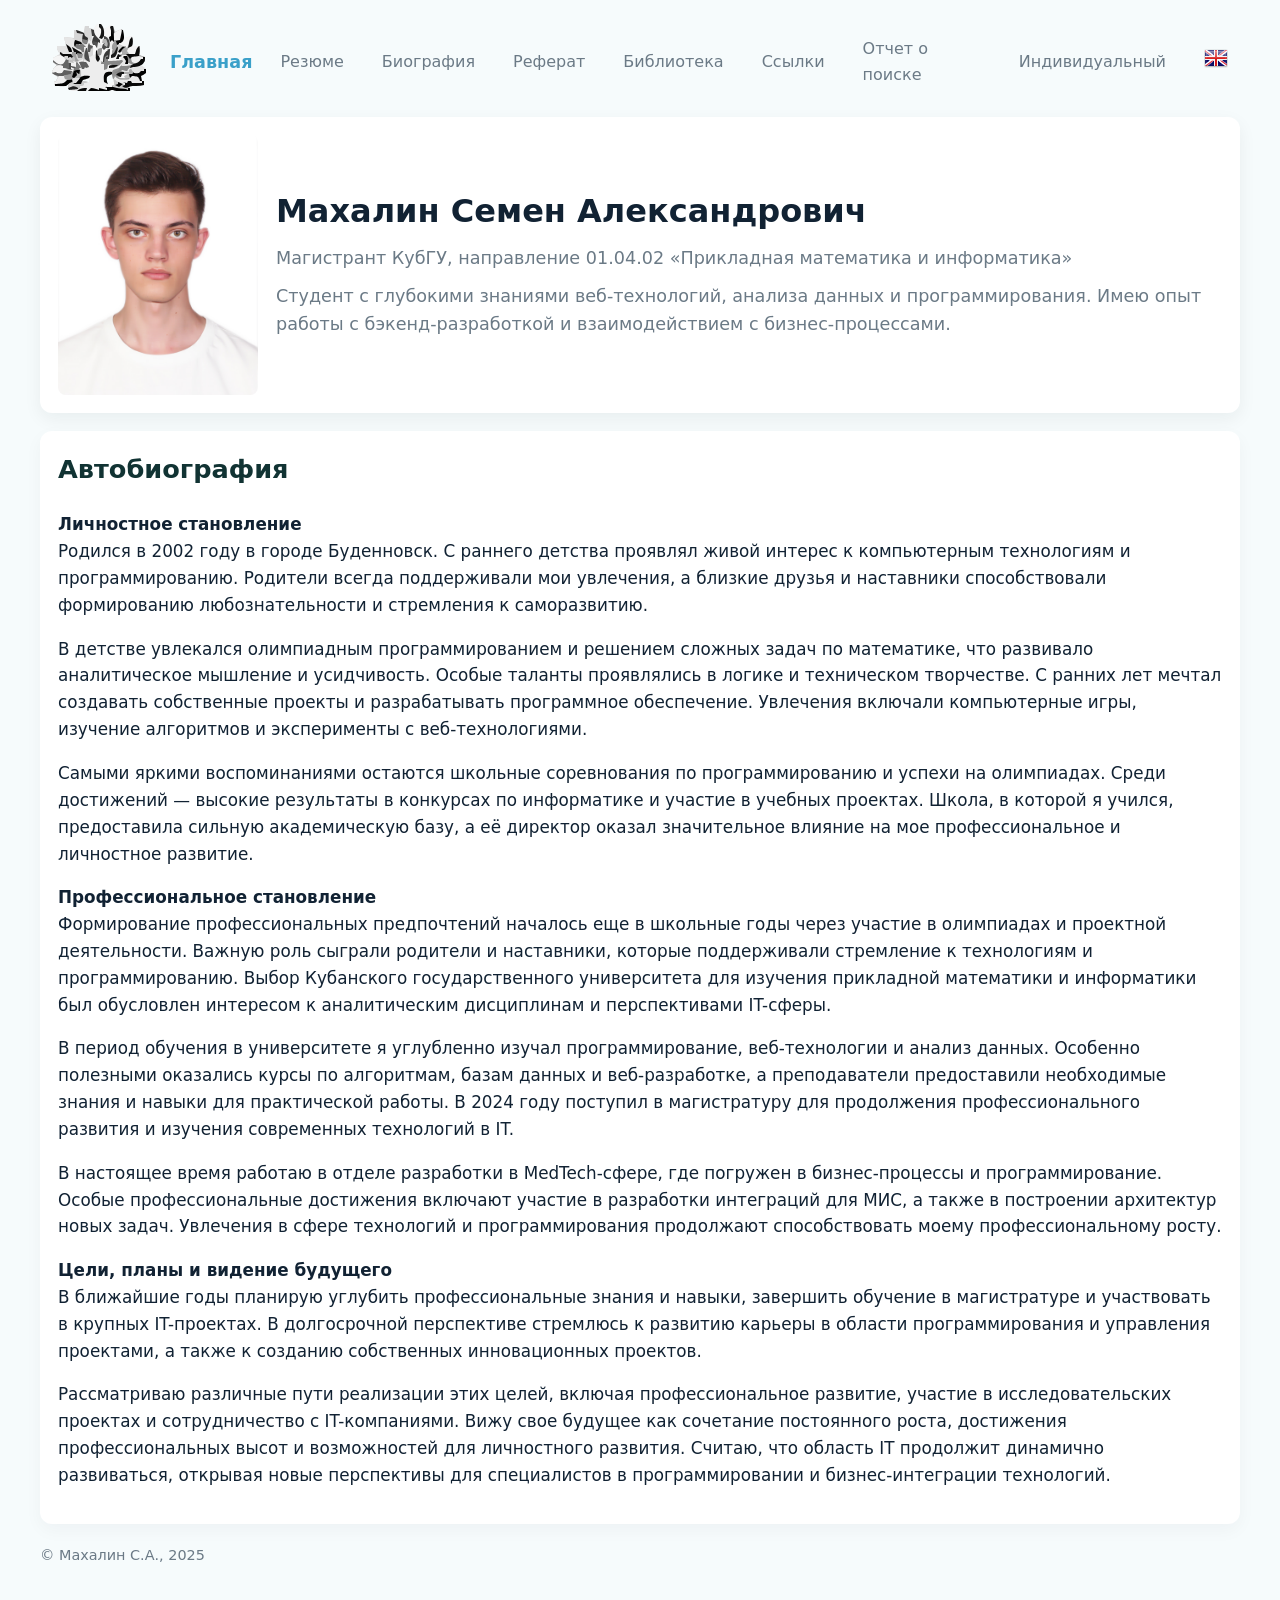
<file: index.htm>
<!DOCTYPE html>
<html lang="ru">
  <head>
    <meta charset="utf-8">
    <meta name="viewport" content="width=device-width,initial-scale=1">
    <title>Биография</title>
    <link rel="stylesheet" href="./master_style.css">
  </head>
  <body>
    <div class="container">
      <header class="header">
        <a class="brand" href="./index.htm">
          <span class="logof">
            <img src="./assets/logo.svg" alt="Логотип" />
          </span> Главная </a>
        <nav class="primary">
          <a href="./contacts/private.htm">Резюме</a>
          <a href="./index.htm">Биография</a>
          <a href="./diss/index.htm">Реферат</a>
          <a href="./library/index.htm">Библиотека</a>
          <a href="./links/index.htm">Ссылки</a>
          <a href="./links/report.htm">Отчет о поиске</a>
          <a href="./ind/index.htm">Индивидуальный</a>
          <!-- 🔹 Кнопка переключения языка -->
          <a href="indexe.htm">
            <img src="./assets/en.png" alt="Английский" title="Английский" width="24" height="20">
          </a>
        </nav>
      </header>
      <section class="hero">
        <img src="assets/my_photo.jpg" alt="photo 90x120">
        <div>
          <h1>Махалин Семен Александрович</h1>
          <p>Магистрант КубГУ, направление 01.04.02 «Прикладная математика и информатика»</p>
          <p style="margin-top:10px;color:var(--muted)">
          <p>Студент с глубокими знаниями веб-технологий, анализа данных и программирования. Имею опыт работы с бэкенд-разработкой и взаимодействием с бизнес-процессами.</p>
          </p>
        </div>
      </section>
      <div class="section">
        <h2>Автобиография</h2>
        <p>
          <strong>Личностное становление</strong>
          <br> Родился в 2002 году в городе Буденновск. С раннего детства проявлял живой интерес к компьютерным технологиям и программированию. Родители всегда поддерживали мои увлечения, а близкие друзья и наставники способствовали формированию любознательности и стремления к саморазвитию.
        </p>
        <p> В детстве увлекался олимпиадным программированием и решением сложных задач по математике, что развивало аналитическое мышление и усидчивость. Особые таланты проявлялись в логике и техническом творчестве. С ранних лет мечтал создавать собственные проекты и разрабатывать программное обеспечение. Увлечения включали компьютерные игры, изучение алгоритмов и эксперименты с веб-технологиями. </p>
        <p> Самыми яркими воспоминаниями остаются школьные соревнования по программированию и успехи на олимпиадах. Среди достижений — высокие результаты в конкурсах по информатике и участие в учебных проектах. Школа, в которой я учился, предоставила сильную академическую базу, а её директор оказал значительное влияние на мое профессиональное и личностное развитие. </p>
        <p>
          <strong>Профессиональное становление</strong>
          <br> Формирование профессиональных предпочтений началось еще в школьные годы через участие в олимпиадах и проектной деятельности. Важную роль сыграли родители и наставники, которые поддерживали стремление к технологиям и программированию. Выбор Кубанского государственного университета для изучения прикладной математики и информатики был обусловлен интересом к аналитическим дисциплинам и перспективами IT-сферы.
        </p>
        <p> В период обучения в университете я углубленно изучал программирование, веб-технологии и анализ данных. Особенно полезными оказались курсы по алгоритмам, базам данных и веб-разработке, а преподаватели предоставили необходимые знания и навыки для практической работы. В 2024 году поступил в магистратуру для продолжения профессионального развития и изучения современных технологий в IT. </p>
        <p> В настоящее время работаю в отделе разработки в MedTech-сфере, где погружен в бизнес-процессы и программирование. Особые профессиональные достижения включают участие в разработки интеграций для МИС, а также в построении архитектур новых задач. Увлечения в сфере технологий и программирования продолжают способствовать моему профессиональному росту. </p>
        <p>
          <strong>Цели, планы и видение будущего</strong>
          <br> В ближайшие годы планирую углубить профессиональные знания и навыки, завершить обучение в магистратуре и участвовать в крупных IT-проектах. В долгосрочной перспективе стремлюсь к развитию карьеры в области программирования и управления проектами, а также к созданию собственных инновационных проектов.
        </p>
        <p> Рассматриваю различные пути реализации этих целей, включая профессиональное развитие, участие в исследовательских проектах и сотрудничество с IT-компаниями. Вижу свое будущее как сочетание постоянного роста, достижения профессиональных высот и возможностей для личностного развития. Считаю, что область IT продолжит динамично развиваться, открывая новые перспективы для специалистов в программировании и бизнес-интеграции технологий. </p>
      </div>
      <footer>
        <p>© Махалин С.А., 2025</p>
      </footer>
    </div>
  </body>
</html>
</file>
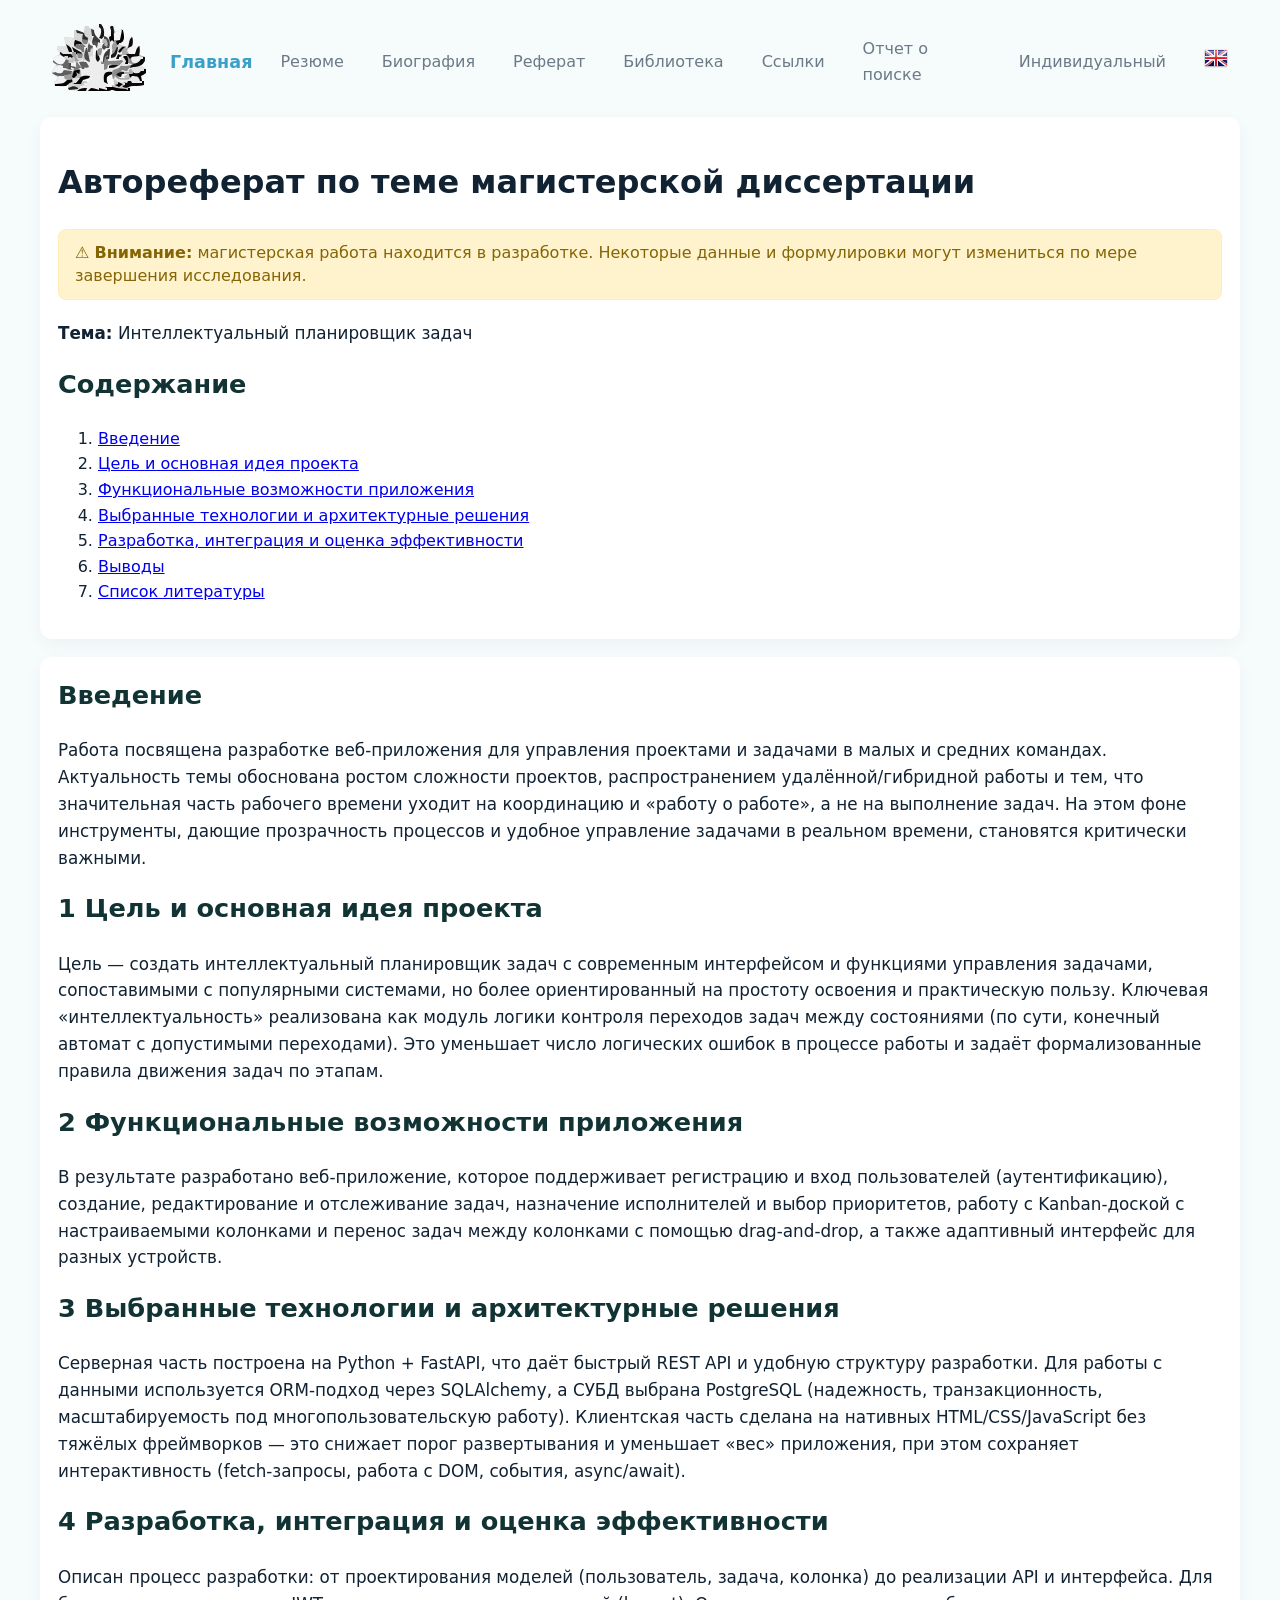
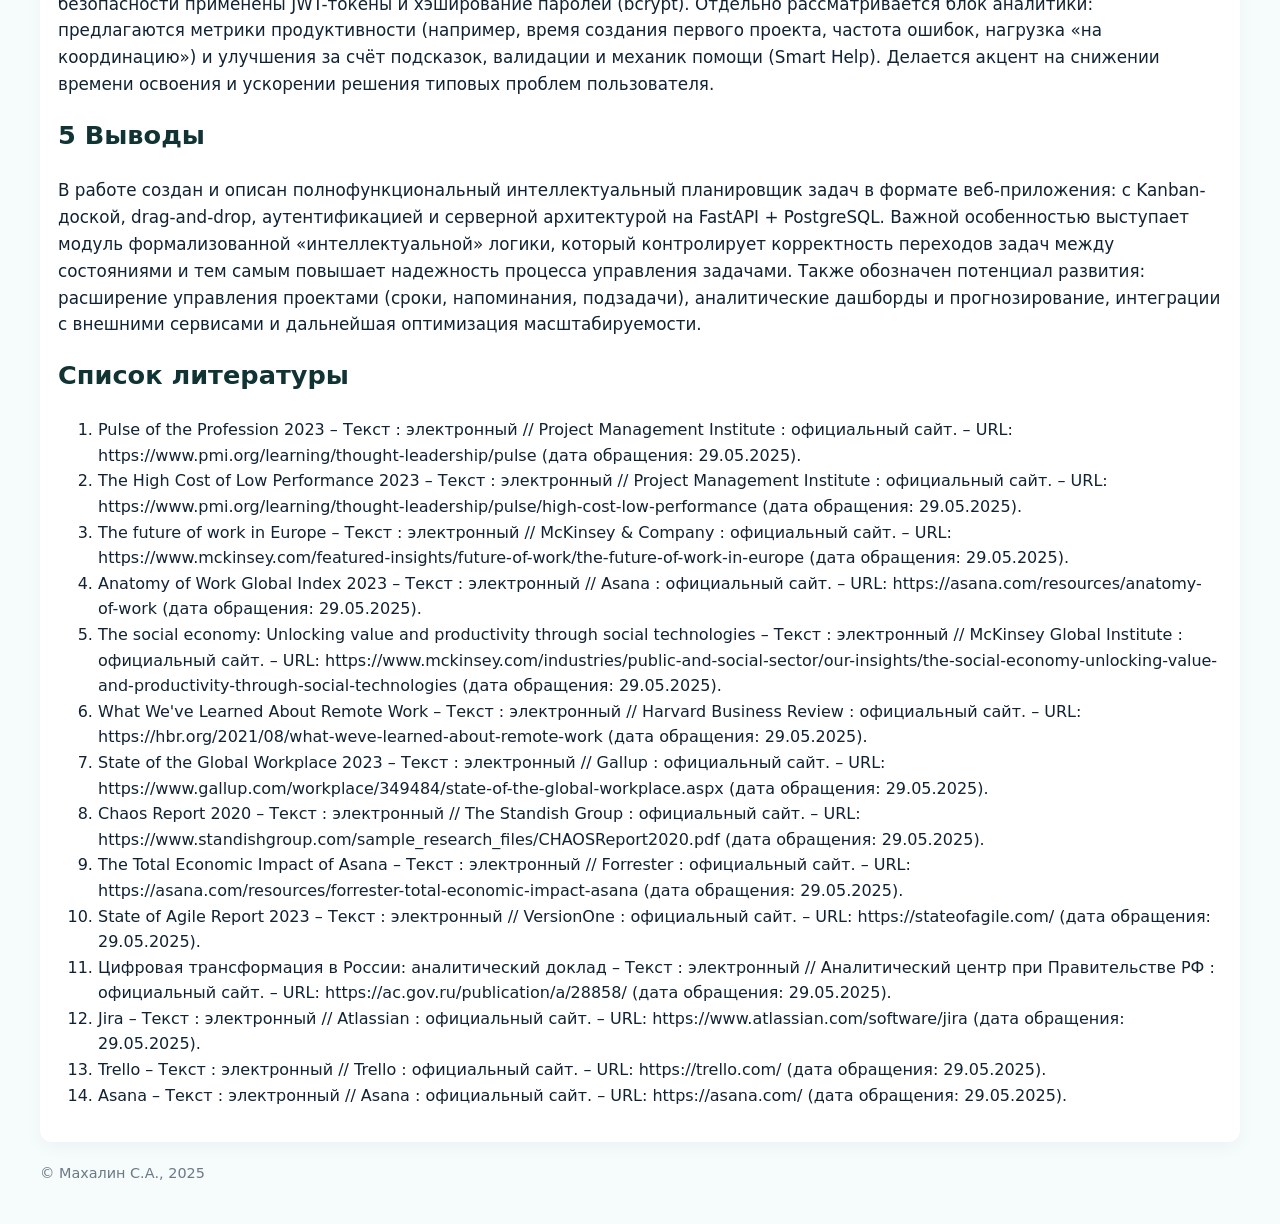
<file: diss/index.htm>
<!DOCTYPE html>
<html lang="ru">
  <head>
    <meta charset="utf-8">
    <meta name="viewport" content="width=device-width,initial-scale=1">
    <title>Автореферат</title>
    <link rel="stylesheet" href="../master_style.css">
  </head>
  <body>
    <div class="container">
      <header class="header">
        <a class="brand" href="../index.htm">
          <span class="logof">
            <img src="../assets/logo.svg" alt="Логотип" />
          </span> Главная </a>
        <nav class="primary">
          <a href="../contacts/private.htm">Резюме</a>
          <a href="../index.htm">Биография</a>
          <a href="../diss/index.htm">Реферат</a>
          <a href="../library/index.htm">Библиотека</a>
          <a href="../links/index.htm">Ссылки</a>
          <a href="../links/report.htm">Отчет о поиске</a>
          <a href="../ind/index.htm">Индивидуальный</a>
          <a href="./indexe.htm">
            <img src="../assets/en.png" alt="Английский" title="Английский" width="24" height="20">
          </a>
        </nav>
      </header>
      <!-- Содержание -->
      <div class="section">
        <h1>Автореферат по теме магистерской диссертации</h1>
		<div class="notice">
  ⚠️ <b>Внимание:</b> магистерская работа находится в разработке. 
  Некоторые данные и формулировки могут измениться по мере завершения исследования.
</div>
        <p>
          <b>Тема:</b> Интеллектуальный планировщик задач
        </p>
        <h2>Содержание</h2>
        <ol>
          <li>
            <a href="#vvedenie">Введение</a>
          </li>
          <li>
            <a href="#vvedenie">Цель и основная идея проекта</a>
          </li>
          <li>
            <a href="#vvedenie">Функциональные возможности приложения</a>
          </li>
          <li>
            <a href="#vvedenie">Выбранные технологии и архитектурные решения</a>
          </li>
          <li>
            <a href="#vvedenie">Разработка, интеграция и оценка эффективности</a>
          </li>
          <li>
            <a href="#vvedenie">Выводы</a>
          </li>
          <li>
            <a href="#literatura">Список литературы</a>
          </li>
        </ol>
      </div>
      <!-- Основная часть автореферата -->
      <div class="section">
        <h2 id="vvedenie">Введение</h2>
        <p>Работа посвящена разработке веб-приложения для управления проектами и задачами в малых и средних командах. Актуальность темы обоснована ростом сложности проектов, распространением удалённой/гибридной работы и тем, что значительная часть рабочего времени уходит на координацию и «работу о работе», а не на выполнение задач. На этом фоне инструменты, дающие прозрачность процессов и удобное управление задачами в реальном времени, становятся критически важными.</p>
        <h2 id="cel">1 Цель и основная идея проекта</h2>
        <p>Цель — создать интеллектуальный планировщик задач с современным интерфейсом и функциями управления задачами, сопоставимыми с популярными системами, но более ориентированный на простоту освоения и практическую пользу.
Ключевая «интеллектуальность» реализована как модуль логики контроля переходов задач между состояниями (по сути, конечный автомат с допустимыми переходами). Это уменьшает число логических ошибок в процессе работы и задаёт формализованные правила движения задач по этапам.</p>
        <h2 id="func">2 Функциональные возможности приложения</h2>
        <p>В результате разработано веб-приложение, которое поддерживает регистрацию и вход пользователей (аутентификацию), создание, редактирование и отслеживание задач, назначение исполнителей и выбор приоритетов, работу с Kanban-доской с настраиваемыми колонками и перенос задач между колонками с помощью drag-and-drop, а также адаптивный интерфейс для разных устройств.</p>
        <h2 id="vybr">3 Выбранные технологии и архитектурные решения</h2>
        <p>Серверная часть построена на Python + FastAPI, что даёт быстрый REST API и удобную структуру разработки. Для работы с данными используется ORM-подход через SQLAlchemy, а СУБД выбрана PostgreSQL (надежность, транзакционность, масштабируемость под многопользовательскую работу).
Клиентская часть сделана на нативных HTML/CSS/JavaScript без тяжёлых фреймворков — это снижает порог развертывания и уменьшает «вес» приложения, при этом сохраняет интерактивность (fetch-запросы, работа с DOM, события, async/await).</p>
        <h2 id="razr">4 Разработка, интеграция и оценка эффективности</h2>
        <p>Описан процесс разработки: от проектирования моделей (пользователь, задача, колонка) до реализации API и интерфейса. Для безопасности применены JWT-токены и хэширование паролей (bcrypt).
Отдельно рассматривается блок аналитики: предлагаются метрики продуктивности (например, время создания первого проекта, частота ошибок, нагрузка «на координацию») и улучшения за счёт подсказок, валидации и механик помощи (Smart Help). Делается акцент на снижении времени освоения и ускорении решения типовых проблем пользователя.</p>
	<h2 id="vyvody">5 Выводы</h2>
        <p>В работе создан и описан полнофункциональный интеллектуальный планировщик задач в формате веб-приложения: с Kanban-доской, drag-and-drop, аутентификацией и серверной архитектурой на FastAPI + PostgreSQL. Важной особенностью выступает модуль формализованной «интеллектуальной» логики, который контролирует корректность переходов задач между состояниями и тем самым повышает надежность процесса управления задачами.
Также обозначен потенциал развития: расширение управления проектами (сроки, напоминания, подзадачи), аналитические дашборды и прогнозирование, интеграции с внешними сервисами и дальнейшая оптимизация масштабируемости.</p>
        <h2 id="literatura">Список литературы</h2>
<ol>
          <li>Pulse of the Profession 2023 – Текст : электронный // Project Management Institute : официальный сайт. – URL: https://www.pmi.org/learning/thought-leadership/pulse (дата обращения: 29.05.2025).</li>
          <li>The High Cost of Low Performance 2023 – Текст : электронный // Project Management Institute : официальный сайт. – URL: https://www.pmi.org/learning/thought-leadership/pulse/high-cost-low-performance (дата обращения: 29.05.2025).</li>
          <li>The future of work in Europe – Текст : электронный // McKinsey &amp; Company : официальный сайт. – URL: https://www.mckinsey.com/featured-insights/future-of-work/the-future-of-work-in-europe (дата обращения: 29.05.2025).</li>
          <li>Anatomy of Work Global Index 2023 – Текст : электронный // Asana : официальный сайт. – URL: https://asana.com/resources/anatomy-of-work (дата обращения: 29.05.2025).</li>
          <li>The social economy: Unlocking value and productivity through social technologies – Текст : электронный // McKinsey Global Institute : официальный сайт. – URL: https://www.mckinsey.com/industries/public-and-social-sector/our-insights/the-social-economy-unlocking-value-and-productivity-through-social-technologies (дата обращения: 29.05.2025).</li>
          <li>What We've Learned About Remote Work – Текст : электронный // Harvard Business Review : официальный сайт. – URL: https://hbr.org/2021/08/what-weve-learned-about-remote-work (дата обращения: 29.05.2025).</li>
          <li>State of the Global Workplace 2023 – Текст : электронный // Gallup : официальный сайт. – URL: https://www.gallup.com/workplace/349484/state-of-the-global-workplace.aspx (дата обращения: 29.05.2025).</li>
          <li>Chaos Report 2020 – Текст : электронный // The Standish Group : официальный сайт. – URL: https://www.standishgroup.com/sample_research_files/CHAOSReport2020.pdf (дата обращения: 29.05.2025).</li>
          <li>The Total Economic Impact of Asana – Текст : электронный // Forrester : официальный сайт. – URL: https://asana.com/resources/forrester-total-economic-impact-asana (дата обращения: 29.05.2025).</li>
          <li>State of Agile Report 2023 – Текст : электронный // VersionOne : официальный сайт. – URL: https://stateofagile.com/ (дата обращения: 29.05.2025).</li>
          <li>Цифровая трансформация в России: аналитический доклад – Текст : электронный // Аналитический центр при Правительстве РФ : официальный сайт. – URL: https://ac.gov.ru/publication/a/28858/ (дата обращения: 29.05.2025).</li>
          <li>Jira – Текст : электронный // Atlassian : официальный сайт. – URL: https://www.atlassian.com/software/jira (дата обращения: 29.05.2025).</li>
          <li>Trello – Текст : электронный // Trello : официальный сайт. – URL: https://trello.com/ (дата обращения: 29.05.2025).</li>
          <li>Asana – Текст : электронный // Asana : официальный сайт. – URL: https://asana.com/ (дата обращения: 29.05.2025).</li>
</ol>
      </div>
      <footer>
        <p>© Махалин С.А., 2025</p>
      </footer>
    </div>
  </body>
</html>
</file>
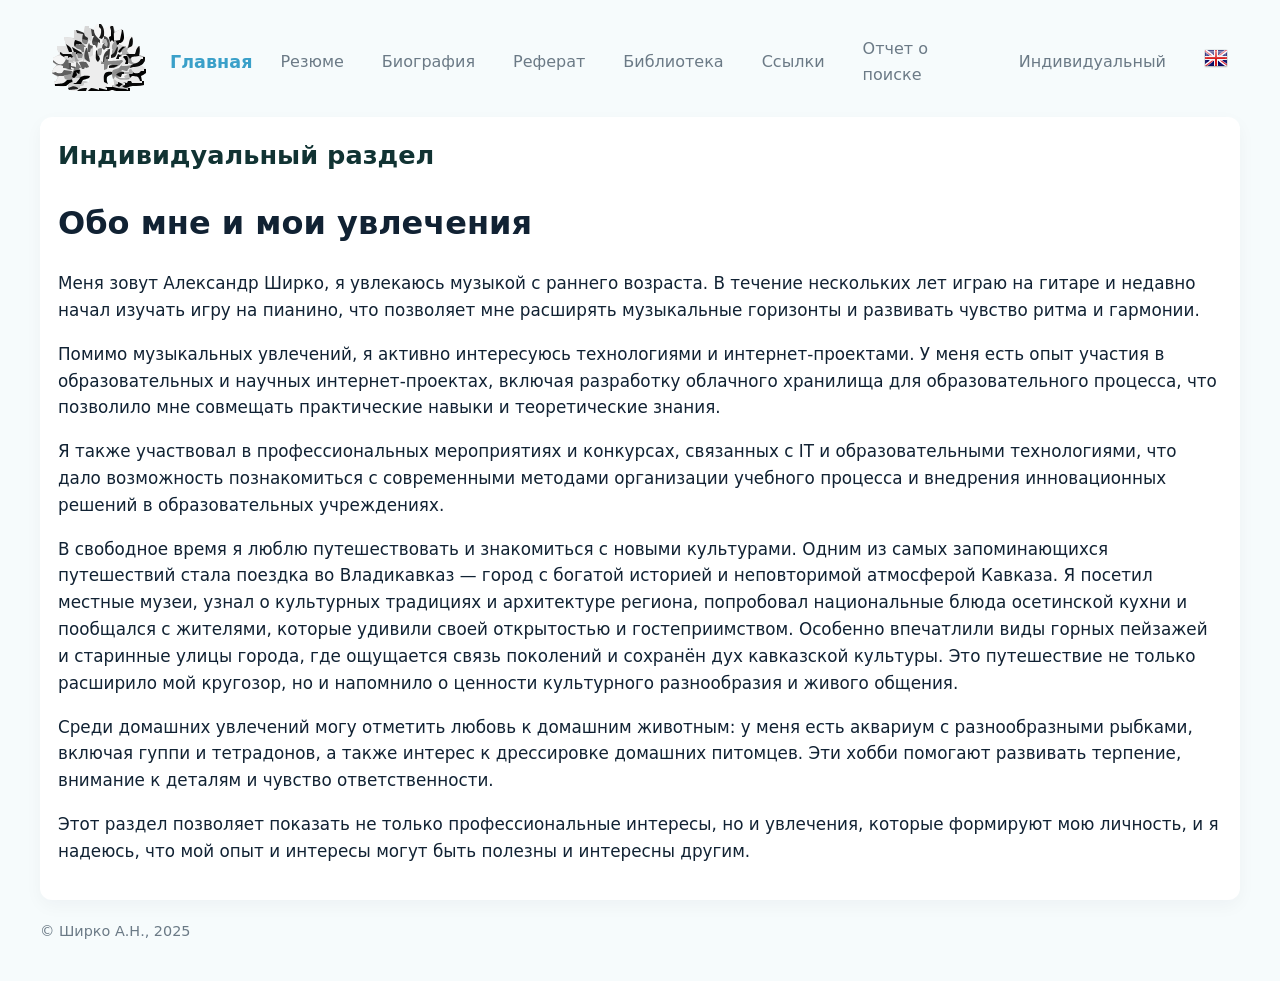
<file: ind/index.htm>
<!DOCTYPE html>
<html lang="ru">
  <head>
    <meta charset="utf-8">
    <meta name="viewport" content="width=device-width,initial-scale=1">
    <title>Индивидуальный раздел</title>
    <link rel="stylesheet" href="../master_style.css">
  </head>
  <body>
    <div class="container">
      <header class="header">
        <a class="brand" href="../index.htm">
          <span class="logof">
            <img src="../assets/logo.svg" alt="Логотип" />
          </span> Главная </a>
        <nav class="primary">
          <a href="../contacts/private.htm">Резюме</a>
          <a href="../index.htm">Биография</a>
          <a href="../diss/index.htm">Реферат</a>
          <a href="../library/index.htm">Библиотека</a>
          <a href="../links/index.htm">Ссылки</a>
          <a href="../links/report.htm">Отчет о поиске</a>
          <a href="../ind/index.htm">Индивидуальный</a>
          <a href="./indexe.htm">
            <img src="../assets/en.png" alt="Английский" title="Английский" width="24" height="20">
          </a>
        </nav>
      </header>
      <div class="section">
        <h2>Индивидуальный раздел</h2>
        <h1>Обо мне и мои увлечения</h1>
        <p>Меня зовут Александр Ширко, я увлекаюсь музыкой с раннего возраста. В течение нескольких лет играю на гитаре и недавно начал изучать игру на пианино, что позволяет мне расширять музыкальные горизонты и развивать чувство ритма и гармонии.</p>
        <p>Помимо музыкальных увлечений, я активно интересуюсь технологиями и интернет-проектами. У меня есть опыт участия в образовательных и научных интернет-проектах, включая разработку облачного хранилища для образовательного процесса, что позволило мне совмещать практические навыки и теоретические знания.</p>
        <p>Я также участвовал в профессиональных мероприятиях и конкурсах, связанных с IT и образовательными технологиями, что дало возможность познакомиться с современными методами организации учебного процесса и внедрения инновационных решений в образовательных учреждениях.</p>
        <p>В свободное время я люблю путешествовать и знакомиться с новыми культурами. Одним из самых запоминающихся путешествий стала поездка во Владикавказ — город с богатой историей и неповторимой атмосферой Кавказа. Я посетил местные музеи, узнал о культурных традициях и архитектуре региона, попробовал национальные блюда осетинской кухни и пообщался с жителями, которые удивили своей открытостью и гостеприимством. Особенно впечатлили виды горных пейзажей и старинные улицы города, где ощущается связь поколений и сохранён дух кавказской культуры. Это путешествие не только расширило мой кругозор, но и напомнило о ценности культурного разнообразия и живого общения.</p>
        <p>Среди домашних увлечений могу отметить любовь к домашним животным: у меня есть аквариум с разнообразными рыбками, включая гуппи и тетрадонов, а также интерес к дрессировке домашних питомцев. Эти хобби помогают развивать терпение, внимание к деталям и чувство ответственности.</p>
        <p>Этот раздел позволяет показать не только профессиональные интересы, но и увлечения, которые формируют мою личность, и я надеюсь, что мой опыт и интересы могут быть полезны и интересны другим.</p>
      </div>
      <footer>
        <p>© Ширко А.Н., 2025</p>
      </footer>
    </div>
  </body>
</html>
</file>
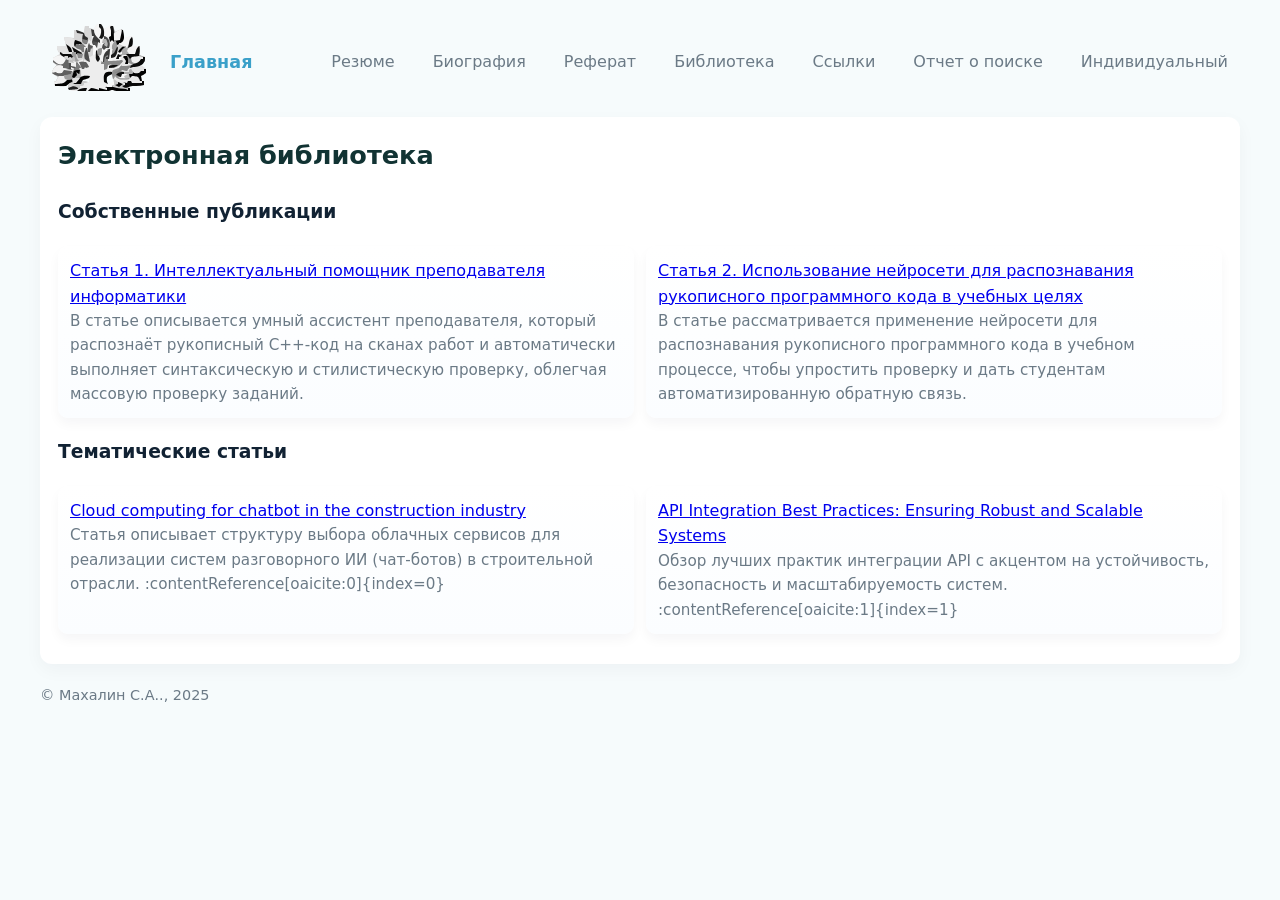
<file: library/index.htm>
<!DOCTYPE html>
<html lang="ru">
  <head>
    <meta charset="utf-8">
    <meta name="viewport" content="width=device-width,initial-scale=1">
    <title>Библиотека</title>
    <link rel="stylesheet" href="../master_style.css">
  </head>
  <body>
    <div class="container">
      <header class="header">
        <a class="brand" href="../index.htm">
          <span class="logof">
            <img src="../assets/logo.svg" alt="Логотип" />
          </span> Главная </a>
        <nav class="primary">
          <a href="../contacts/private.htm">Резюме</a>
          <a href="../index.htm">Биография</a>
          <a href="../diss/index.htm">Реферат</a>
          <a href="../library/index.htm">Библиотека</a>
          <a href="../links/index.htm">Ссылки</a>
          <a href="../links/report.htm">Отчет о поиске</a>
          <a href="../ind/index.htm">Индивидуальный</a>
        </nav>
      </header>
      <div class="section">
        <h2>Электронная библиотека</h2>
        <h3>Собственные публикации</h3>
        <div class="library-list">
          <div class="card">
            <a href="./article1.htm">Статья 1. Интеллектуальный помощник преподавателя информатики</a>
            <p>В статье описывается умный ассистент преподавателя, который распознаёт рукописный C++-код на сканах работ и автоматически выполняет синтаксическую и стилистическую проверку, облегчая массовую проверку заданий.</p>
          </div>
          <div class="card">
            <a href="article2.htm">Статья 2. Использование нейросети для распознавания рукописного программного кода в учебных целях</a>
            <p>В статье рассматривается применение нейросети для распознавания рукописного программного кода в учебном процессе, чтобы упростить проверку и дать студентам автоматизированную обратную связь.</p>
          </div>
        </div>
        <h3>Тематические статьи</h3>
        <div class="library-list">
          <div class="card">
            <a href="https://www.sciencedirect.com/science/article/pii/S2950550X24000311">Cloud computing for chatbot in the construction industry</a>
            <p>Статья описывает структуру выбора облачных сервисов для реализации систем разговорного ИИ (чат-ботов) в строительной отрасли. :contentReference[oaicite:0]{index=0}</p>
          </div>
          <div class="card">
            <a href="https://apidna.ai/api-integration-best-practices-ensuring-robust-and-scalable-systems/">API Integration Best Practices: Ensuring Robust and Scalable Systems</a>
            <p>Обзор лучших практик интеграции API с акцентом на устойчивость, безопасность и масштабируемость систем. :contentReference[oaicite:1]{index=1}</p>
          </div>
        </div>
      </div>
      <footer>
        <p>© Махалин С.А.., 2025</p>
      </footer>
    </div>
  </body>
</html>
</file>
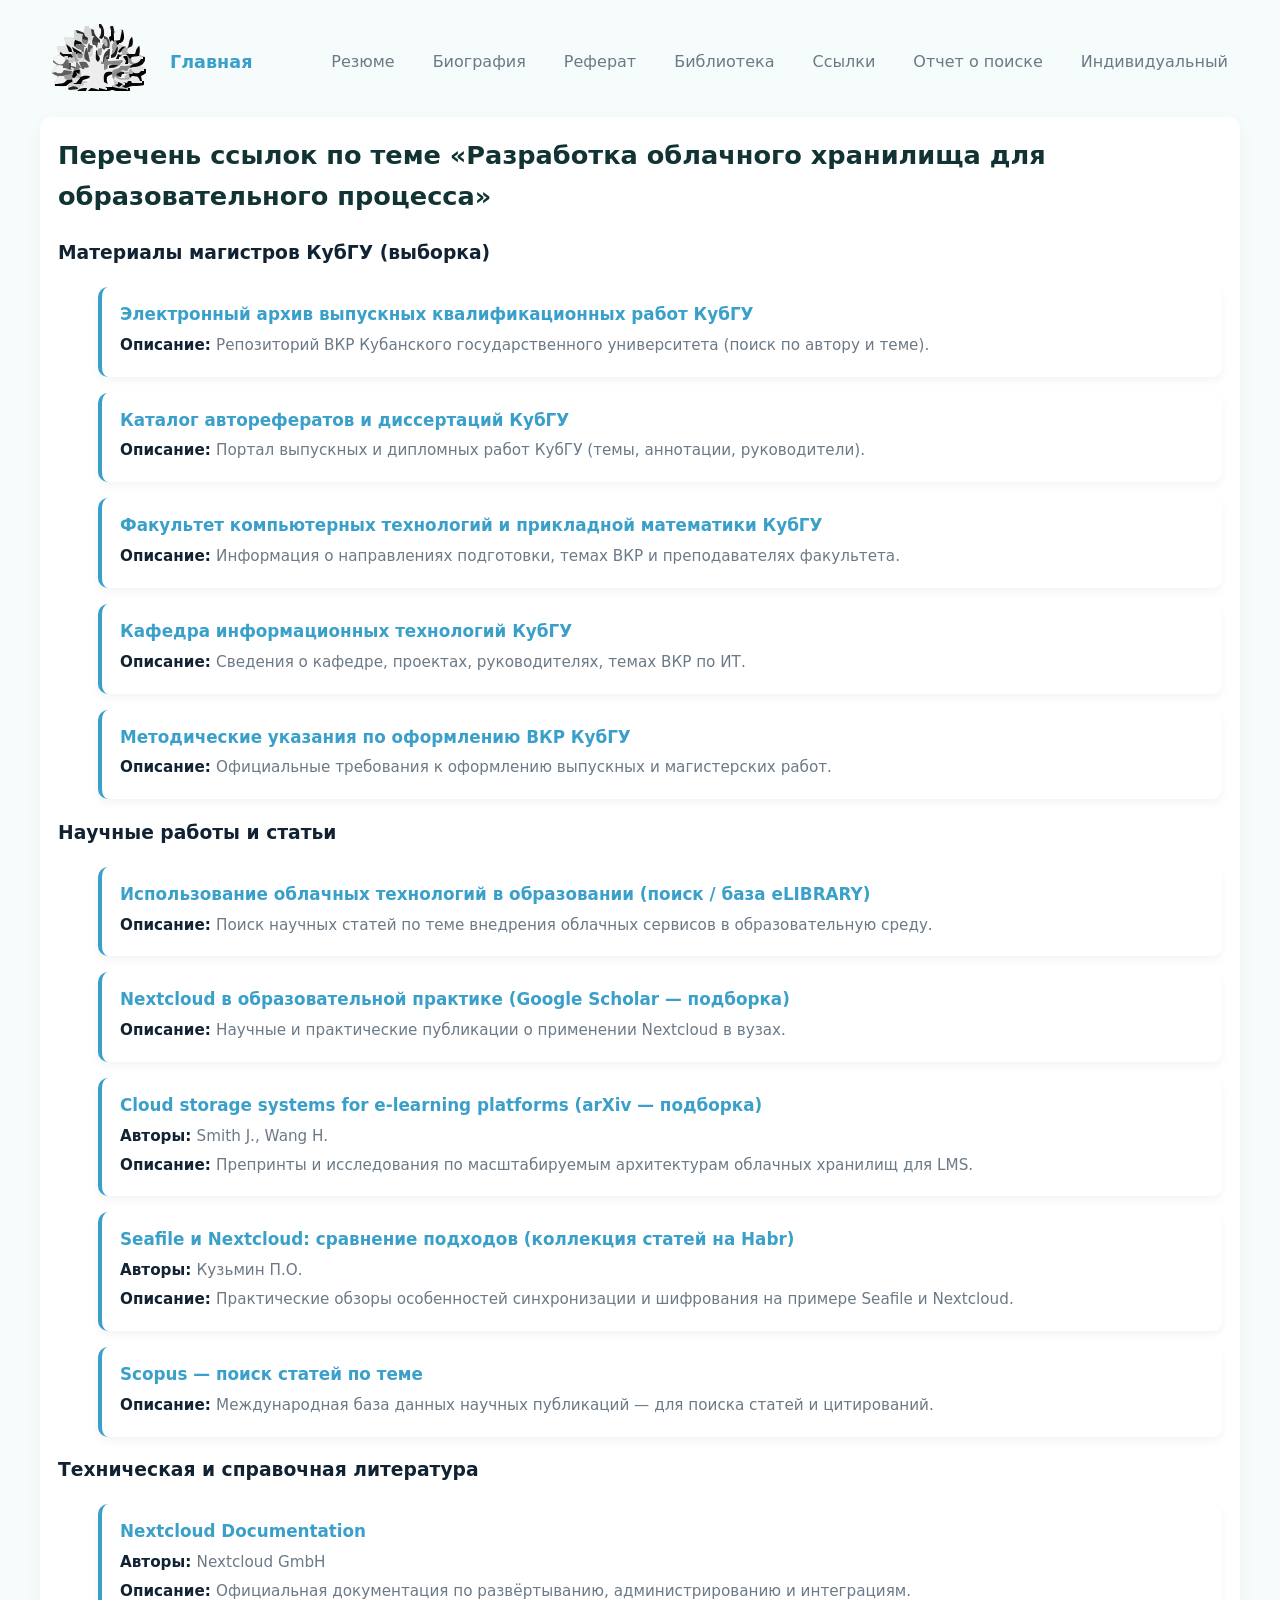
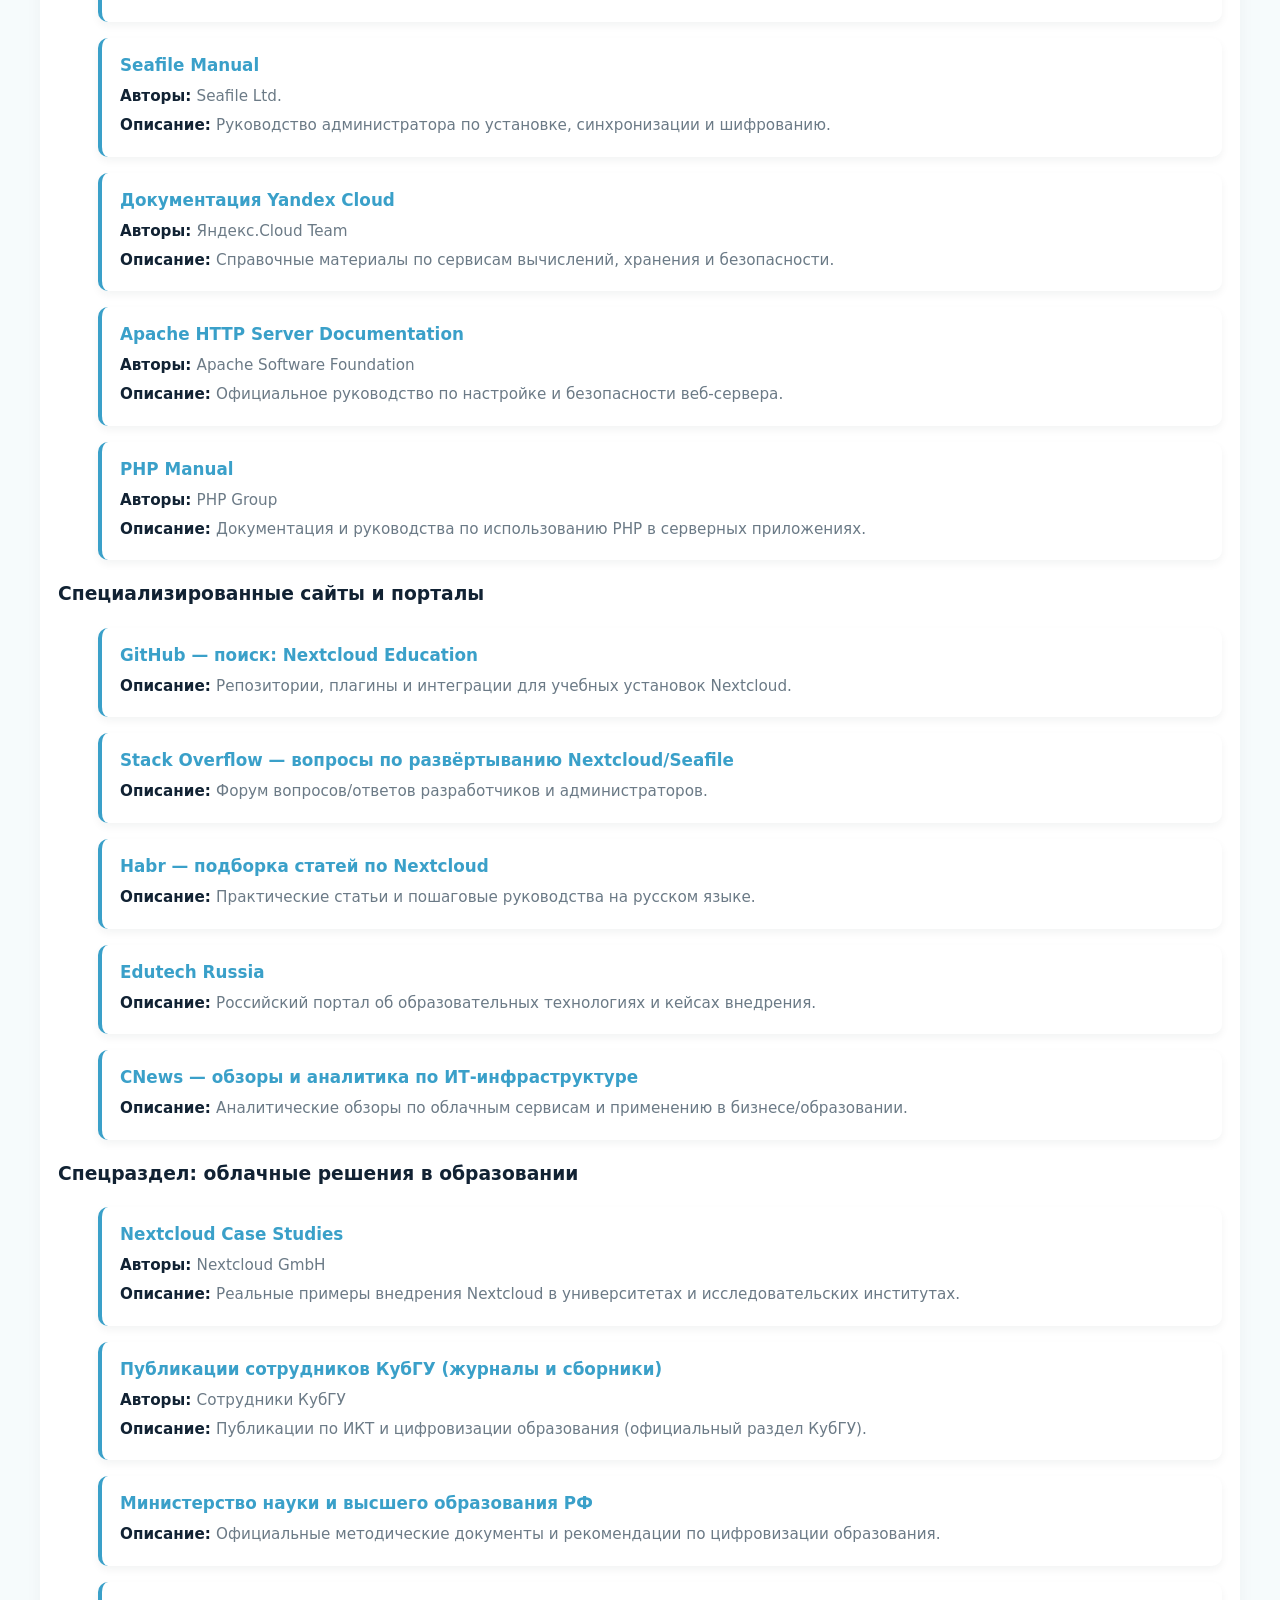
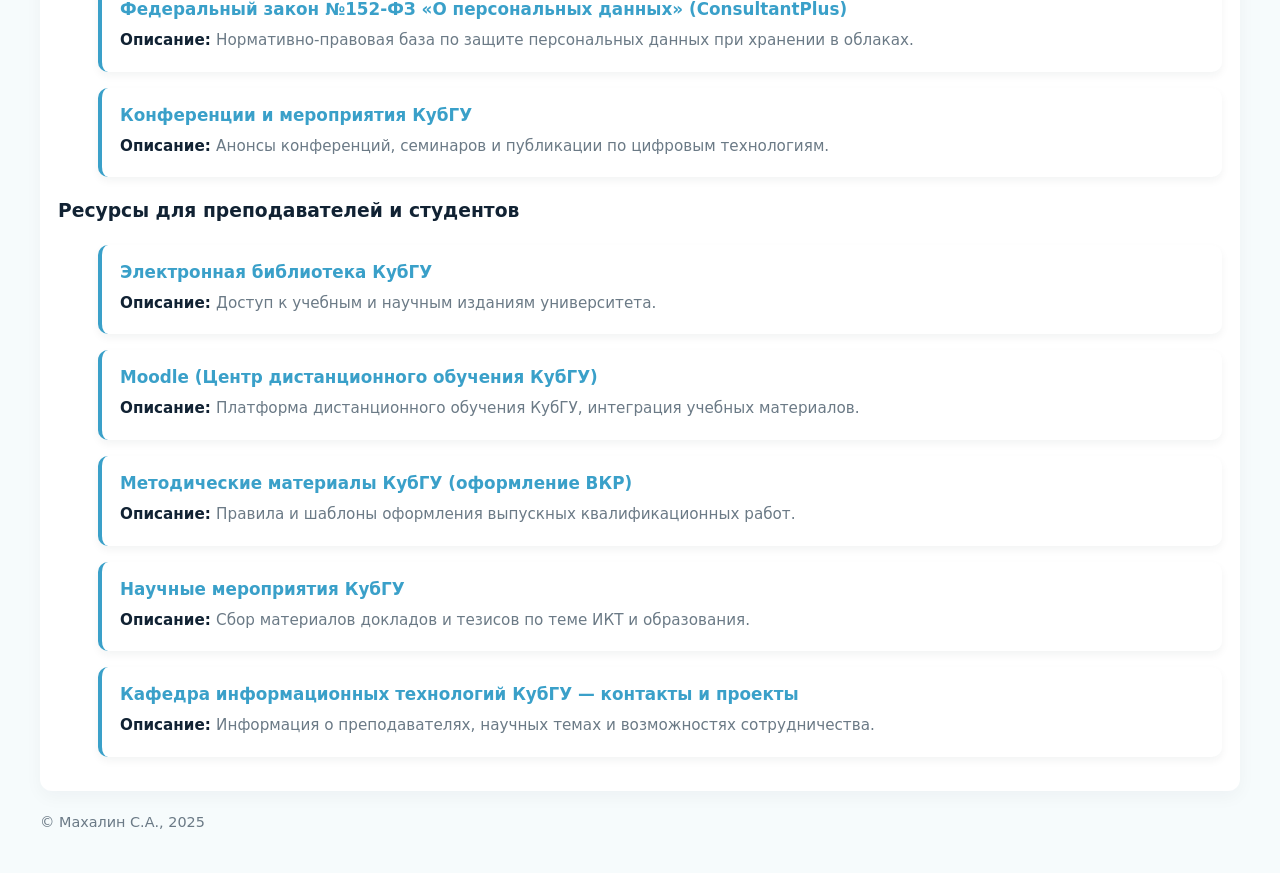
<file: links/index.htm>
<!DOCTYPE html>
<html lang="ru">
  <head>
    <meta charset="utf-8">
    <meta name="viewport" content="width=device-width,initial-scale=1">
    <title>Ссылки — Разработка облачного хранилища для образовательного процесса</title>
    <link rel="stylesheet" href="../master_style.css">
  </head>
  <body>
    <div class="container">
      <header class="header">
        <a class="brand" href="../index.htm">
          <span class="logof">
            <img src="../assets/logo.svg" alt="Логотип" />
          </span> Главная </a>
        <nav class="primary">
          <a href="../contacts/private.htm">Резюме</a>
          <a href="../index.htm">Биография</a>
          <a href="../diss/index.htm">Реферат</a>
          <a href="../library/index.htm">Библиотека</a>
          <a href="../links/index.htm">Ссылки</a>
          <a href="../links/report.htm">Отчет о поиске</a>
          <a href="../ind/index.htm">Индивидуальный</a>
        </nav>
      </header>
      <div class="section">
        <h2>Перечень ссылок по теме «Разработка облачного хранилища для образовательного процесса»</h2>
        <h3>Материалы магистров КубГУ (выборка)</h3>
        <ol>
          <li class="list">
            <a href="https://library.kubsu.ru/">Электронный архив выпускных квалификационных работ КубГУ</a>
            <p>
              <span class="cat">Описание: </span>Репозиторий ВКР Кубанского государственного университета (поиск по автору и теме).
            </p>
          </li>
          <li class="list">
            <a href="https://diplom.kubsu.ru/">Каталог авторефератов и диссертаций КубГУ</a>
            <p>
              <span class="cat">Описание: </span>Портал выпускных и дипломных работ КубГУ (темы, аннотации, руководители).
            </p>
          </li>
          <li class="list">
            <a href="https://kubsu.ru/education/faculties/faculty-ftpam/">Факультет компьютерных технологий и прикладной математики КубГУ</a>
            <p>
              <span class="cat">Описание: </span>Информация о направлениях подготовки, темах ВКР и преподавателях факультета.
            </p>
          </li>
          <li class="list">
            <a href="https://kubsu.ru/structure/departments/it/">Кафедра информационных технологий КубГУ</a>
            <p>
              <span class="cat">Описание: </span>Сведения о кафедре, проектах, руководителях, темах ВКР по ИТ.
            </p>
          </li>
          <li class="list">
            <a href="https://kubsu.ru/education/regulations/">Методические указания по оформлению ВКР КубГУ</a>
            <p>
              <span class="cat">Описание: </span>Официальные требования к оформлению выпускных и магистерских работ.
            </p>
          </li>
        </ol>
        <h3>Научные работы и статьи</h3>
        <ol>
          <li class="list">
            <a href="https://elibrary.ru/">Использование облачных технологий в образовании (поиск / база eLIBRARY)</a>
            <p>
              <span class="cat">Описание: </span>Поиск научных статей по теме внедрения облачных сервисов в образовательную среду.
            </p>
          </li>
          <li class="list">
            <a href="https://scholar.google.com/scholar?q=Nextcloud+education">Nextcloud в образовательной практике (Google Scholar — подборка)</a>
            <p>
              <span class="cat">Описание: </span>Научные и практические публикации о применении Nextcloud в вузах.
            </p>
          </li>
          <li class="list">
            <a href="https://arxiv.org/search/?query=cloud+storage+education&searchtype=all">Cloud storage systems for e-learning platforms (arXiv — подборка)</a>
            <p>
              <span class="cat">Авторы: </span>Smith J., Wang H.
            </p>
            <p>
              <span class="cat">Описание: </span>Препринты и исследования по масштабируемым архитектурам облачных хранилищ для LMS.
            </p>
          </li>
          <li class="list">
            <a href="https://habr.com/ru/search/?q=Seafile+Nextcloud">Seafile и Nextcloud: сравнение подходов (коллекция статей на Habr)</a>
            <p>
              <span class="cat">Авторы: </span>Кузьмин П.О.
            </p>
            <p>
              <span class="cat">Описание: </span>Практические обзоры особенностей синхронизации и шифрования на примере Seafile и Nextcloud.
            </p>
          </li>
          <li class="list">
            <a href="https://www.scopus.com/">Scopus — поиск статей по теме</a>
            <p>
              <span class="cat">Описание: </span>Международная база данных научных публикаций — для поиска статей и цитирований.
            </p>
          </li>
        </ol>
        <h3>Техническая и справочная литература</h3>
        <ol>
          <li class="list">
            <a href="https://docs.nextcloud.com/">Nextcloud Documentation</a>
            <p>
              <span class="cat">Авторы: </span>Nextcloud GmbH
            </p>
            <p>
              <span class="cat">Описание: </span>Официальная документация по развёртыванию, администрированию и интеграциям.
            </p>
          </li>
          <li class="list">
            <a href="https://download.seafile.com/published/seafile-manual/">Seafile Manual</a>
            <p>
              <span class="cat">Авторы: </span>Seafile Ltd.
            </p>
            <p>
              <span class="cat">Описание: </span>Руководство администратора по установке, синхронизации и шифрованию.
            </p>
          </li>
          <li class="list">
            <a href="https://cloud.yandex.ru/docs">Документация Yandex Cloud</a>
            <p>
              <span class="cat">Авторы: </span>Яндекс.Cloud Team
            </p>
            <p>
              <span class="cat">Описание: </span>Справочные материалы по сервисам вычислений, хранения и безопасности.
            </p>
          </li>
          <li class="list">
            <a href="https://httpd.apache.org/docs/">Apache HTTP Server Documentation</a>
            <p>
              <span class="cat">Авторы: </span>Apache Software Foundation
            </p>
            <p>
              <span class="cat">Описание: </span>Официальное руководство по настройке и безопасности веб-сервера.
            </p>
          </li>
          <li class="list">
            <a href="https://www.php.net/manual/ru/">PHP Manual</a>
            <p>
              <span class="cat">Авторы: </span>PHP Group
            </p>
            <p>
              <span class="cat">Описание: </span>Документация и руководства по использованию PHP в серверных приложениях.
            </p>
          </li>
        </ol>
        <h3>Специализированные сайты и порталы</h3>
        <ol>
          <li class="list">
            <a href="https://github.com/search?q=nextcloud+education">GitHub — поиск: Nextcloud Education</a>
            <p>
              <span class="cat">Описание: </span>Репозитории, плагины и интеграции для учебных установок Nextcloud.
            </p>
          </li>
          <li class="list">
            <a href="https://stackoverflow.com/search?q=nextcloud+install">Stack Overflow — вопросы по развёртыванию Nextcloud/Seafile</a>
            <p>
              <span class="cat">Описание: </span>Форум вопросов/ответов разработчиков и администраторов.
            </p>
          </li>
          <li class="list">
            <a href="https://habr.com/ru/search/?q=Nextcloud">Habr — подборка статей по Nextcloud</a>
            <p>
              <span class="cat">Описание: </span>Практические статьи и пошаговые руководства на русском языке.
            </p>
          </li>
          <li class="list">
            <a href="https://edutech.ru/">Edutech Russia</a>
            <p>
              <span class="cat">Описание: </span>Российский портал об образовательных технологиях и кейсах внедрения.
            </p>
          </li>
          <li class="list">
            <a href="https://www.cnews.ru/reviews/">CNews — обзоры и аналитика по ИТ-инфраструктуре</a>
            <p>
              <span class="cat">Описание: </span>Аналитические обзоры по облачным сервисам и применению в бизнесе/образовании.
            </p>
          </li>
        </ol>
        <h3>Спецраздел: облачные решения в образовании</h3>
        <ol>
          <li class="list">
            <a href="https://nextcloud.com/case-studies/">Nextcloud Case Studies</a>
            <p>
              <span class="cat">Авторы: </span>Nextcloud GmbH
            </p>
            <p>
              <span class="cat">Описание: </span>Реальные примеры внедрения Nextcloud в университетах и исследовательских институтах.
            </p>
          </li>
          <li class="list">
            <a href="https://kubsu.ru/ru/science/journals/">Публикации сотрудников КубГУ (журналы и сборники)</a>
            <p>
              <span class="cat">Авторы: </span>Сотрудники КубГУ
            </p>
            <p>
              <span class="cat">Описание: </span>Публикации по ИКТ и цифровизации образования (официальный раздел КубГУ).
            </p>
          </li>
          <li class="list">
            <a href="https://minobrnauki.gov.ru/">Министерство науки и высшего образования РФ</a>
            <p>
              <span class="cat">Описание: </span>Официальные методические документы и рекомендации по цифровизации образования.
            </p>
          </li>
          <li class="list">
            <a href="https://www.consultant.ru/document/cons_doc_LAW_114585/">Федеральный закон №152-ФЗ «О персональных данных» (ConsultantPlus)</a>
            <p>
              <span class="cat">Описание: </span>Нормативно-правовая база по защите персональных данных при хранении в облаках.
            </p>
          </li>
          <li class="list">
            <a href="https://kubsu.ru/ru/science/announcements/">Конференции и мероприятия КубГУ</a>
            <p>
              <span class="cat">Описание: </span>Анонсы конференций, семинаров и публикации по цифровым технологиям.
            </p>
          </li>
        </ol>
        <h3>Ресурсы для преподавателей и студентов</h3>
        <ol>
          <li class="list">
            <a href="https://library.kubsu.ru/">Электронная библиотека КубГУ</a>
            <p>
              <span class="cat">Описание: </span>Доступ к учебным и научным изданиям университета.
            </p>
          </li>
          <li class="list">
            <a href="https://elearn.kubsu.ru/">Moodle (Центр дистанционного обучения КубГУ)</a>
            <p>
              <span class="cat">Описание: </span>Платформа дистанционного обучения КубГУ, интеграция учебных материалов.
            </p>
          </li>
          <li class="list">
            <a href="https://kubsu.ru/education/regulations/">Методические материалы КубГУ (оформление ВКР)</a>
            <p>
              <span class="cat">Описание: </span>Правила и шаблоны оформления выпускных квалификационных работ.
            </p>
          </li>
          <li class="list">
            <a href="https://kubsu.ru/ru/science/conferences/">Научные мероприятия КубГУ</a>
            <p>
              <span class="cat">Описание: </span>Сбор материалов докладов и тезисов по теме ИКТ и образования.
            </p>
          </li>
          <li class="list">
            <a href="https://kubsu.ru/structure/departments/it/">Кафедра информационных технологий КубГУ — контакты и проекты</a>
            <p>
              <span class="cat">Описание: </span>Информация о преподавателях, научных темах и возможностях сотрудничества.
            </p>
          </li>
        </ol>
      </div>
      <footer>
        <p>© Махалин С.А., 2025</p>
      </footer>
    </div>
  </body>
</html>
</file>
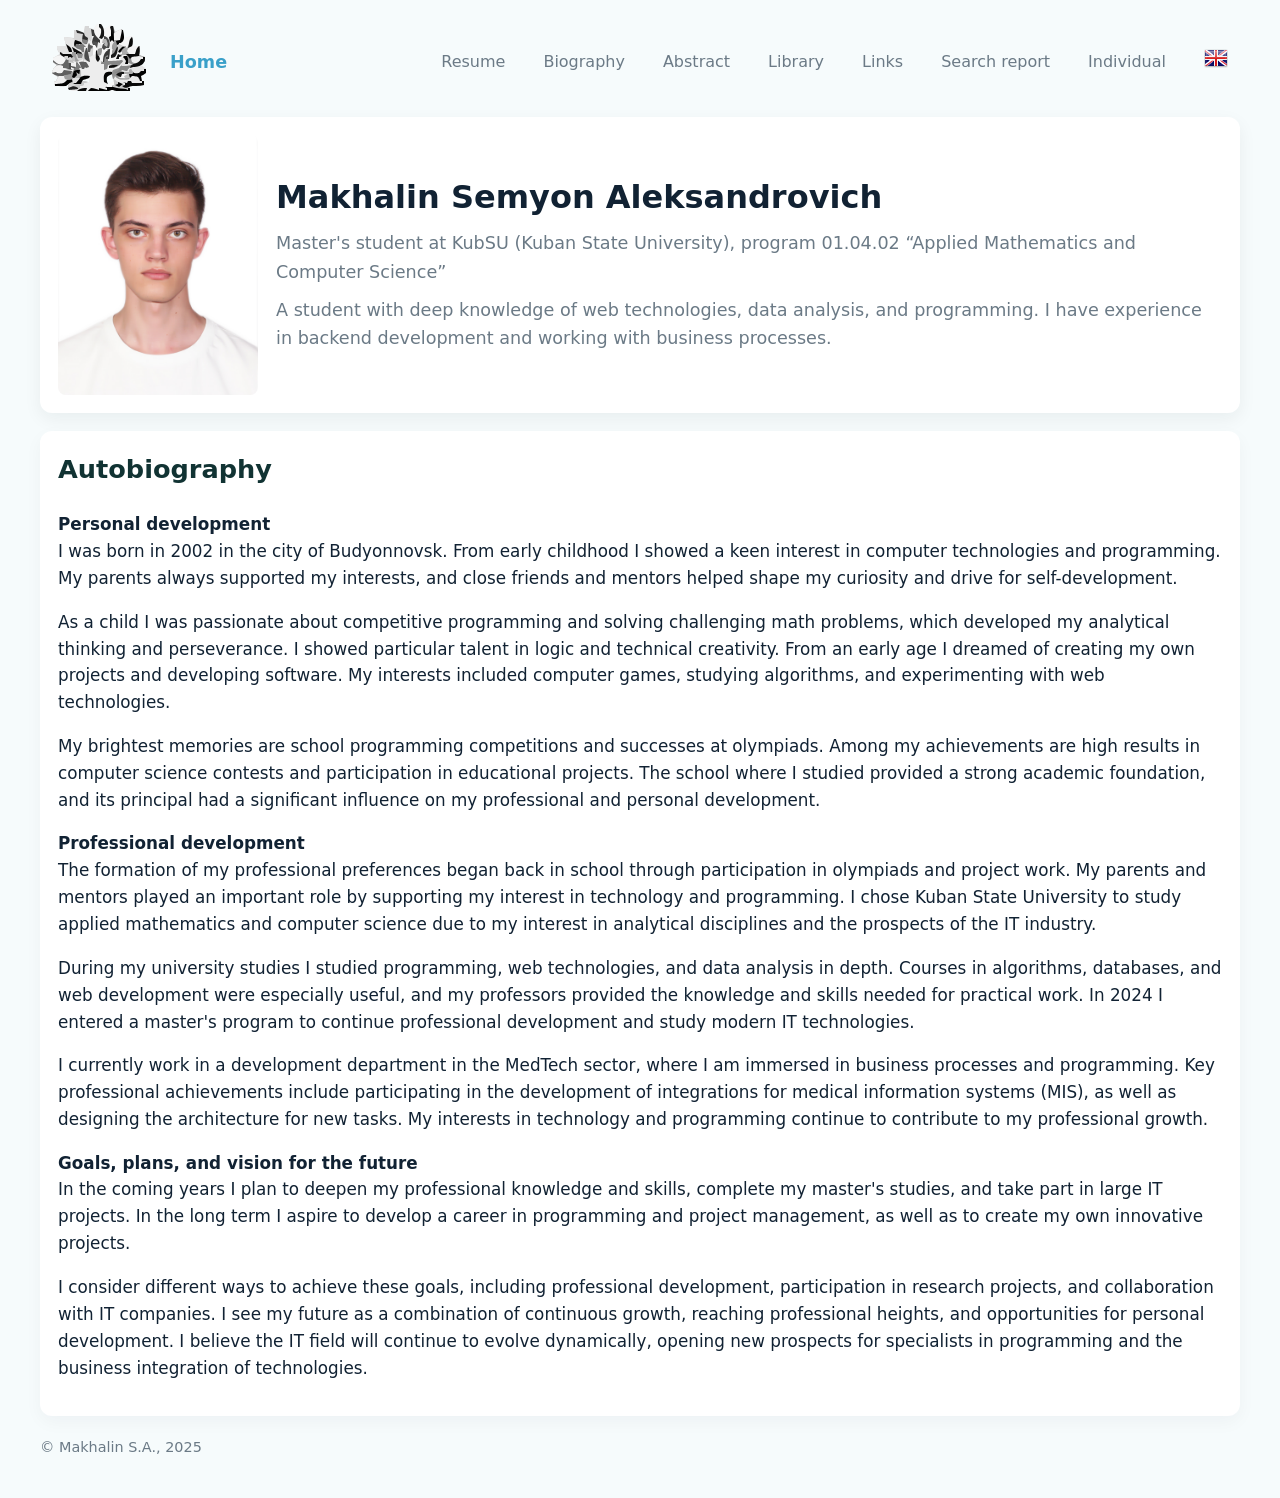
<file: indexe.htm>
<!DOCTYPE html>
<html lang="ru">
  <head>
    <meta charset="utf-8">
    <meta name="viewport" content="width=device-width,initial-scale=1">
    <title>Biography</title>
    <link rel="stylesheet" href="./master_style.css">
  </head>
  <body>
    <div class="container">
      <header class="header">
        <a class="brand" href="./index.htm">
          <span class="logof">
            <img src="./assets/logo.svg" alt="Logo" />
          </span> Home </a>
        <nav class="primary">
          <a href="./contacts/private.htm">Resume</a>
          <a href="./index.htm">Biography</a>
          <a href="./diss/index.htm">Abstract</a>
          <a href="./library/index.htm">Library</a>
          <a href="./links/index.htm">Links</a>
          <a href="./links/report.htm">Search report</a>
          <a href="./ind/index.htm">Individual</a>
          <!-- 🔹 Language switch button -->
          <a href="indexe.htm">
            <img src="./assets/en.png" alt="English" title="English" width="24" height="20">
          </a>
        </nav>
      </header>
      <section class="hero">
        <img src="assets/my_photo.jpg" alt="photo 90x120">
        <div>
          <h1>Makhalin Semyon Aleksandrovich</h1>
          <p>Master&#39;s student at KubSU (Kuban State University), program 01.04.02 “Applied Mathematics and Computer Science”</p>
          <p style="margin-top:10px;color:var(--muted)">
          <p>A student with deep knowledge of web technologies, data analysis, and programming. I have experience in backend development and working with business processes.</p>
          </p>
        </div>
      </section>
      <div class="section">
        <h2>Autobiography</h2>
        <p>
          <strong>Personal development</strong>
          <br> I was born in 2002 in the city of Budyonnovsk. From early childhood I showed a keen interest in computer technologies and programming. My parents always supported my interests, and close friends and mentors helped shape my curiosity and drive for self-development.
        </p>
        <p> As a child I was passionate about competitive programming and solving challenging math problems, which developed my analytical thinking and perseverance. I showed particular talent in logic and technical creativity. From an early age I dreamed of creating my own projects and developing software. My interests included computer games, studying algorithms, and experimenting with web technologies. </p>
        <p> My brightest memories are school programming competitions and successes at olympiads. Among my achievements are high results in computer science contests and participation in educational projects. The school where I studied provided a strong academic foundation, and its principal had a significant influence on my professional and personal development. </p>
        <p>
          <strong>Professional development</strong>
          <br> The formation of my professional preferences began back in school through participation in olympiads and project work. My parents and mentors played an important role by supporting my interest in technology and programming. I chose Kuban State University to study applied mathematics and computer science due to my interest in analytical disciplines and the prospects of the IT industry.
        </p>
        <p> During my university studies I studied programming, web technologies, and data analysis in depth. Courses in algorithms, databases, and web development were especially useful, and my professors provided the knowledge and skills needed for practical work. In 2024 I entered a master&#39;s program to continue professional development and study modern IT technologies. </p>
        <p> I currently work in a development department in the MedTech sector, where I am immersed in business processes and programming. Key professional achievements include participating in the development of integrations for medical information systems (MIS), as well as designing the architecture for new tasks. My interests in technology and programming continue to contribute to my professional growth. </p>
        <p>
          <strong>Goals, plans, and vision for the future</strong>
          <br> In the coming years I plan to deepen my professional knowledge and skills, complete my master&#39;s studies, and take part in large IT projects. In the long term I aspire to develop a career in programming and project management, as well as to create my own innovative projects.
        </p>
        <p> I consider different ways to achieve these goals, including professional development, participation in research projects, and collaboration with IT companies. I see my future as a combination of continuous growth, reaching professional heights, and opportunities for personal development. I believe the IT field will continue to evolve dynamically, opening new prospects for specialists in programming and the business integration of technologies. </p>
      </div>
      <footer>
        <p>© Makhalin S.A., 2025</p>
      </footer>
    </div>
  </body>
</html>
</file>
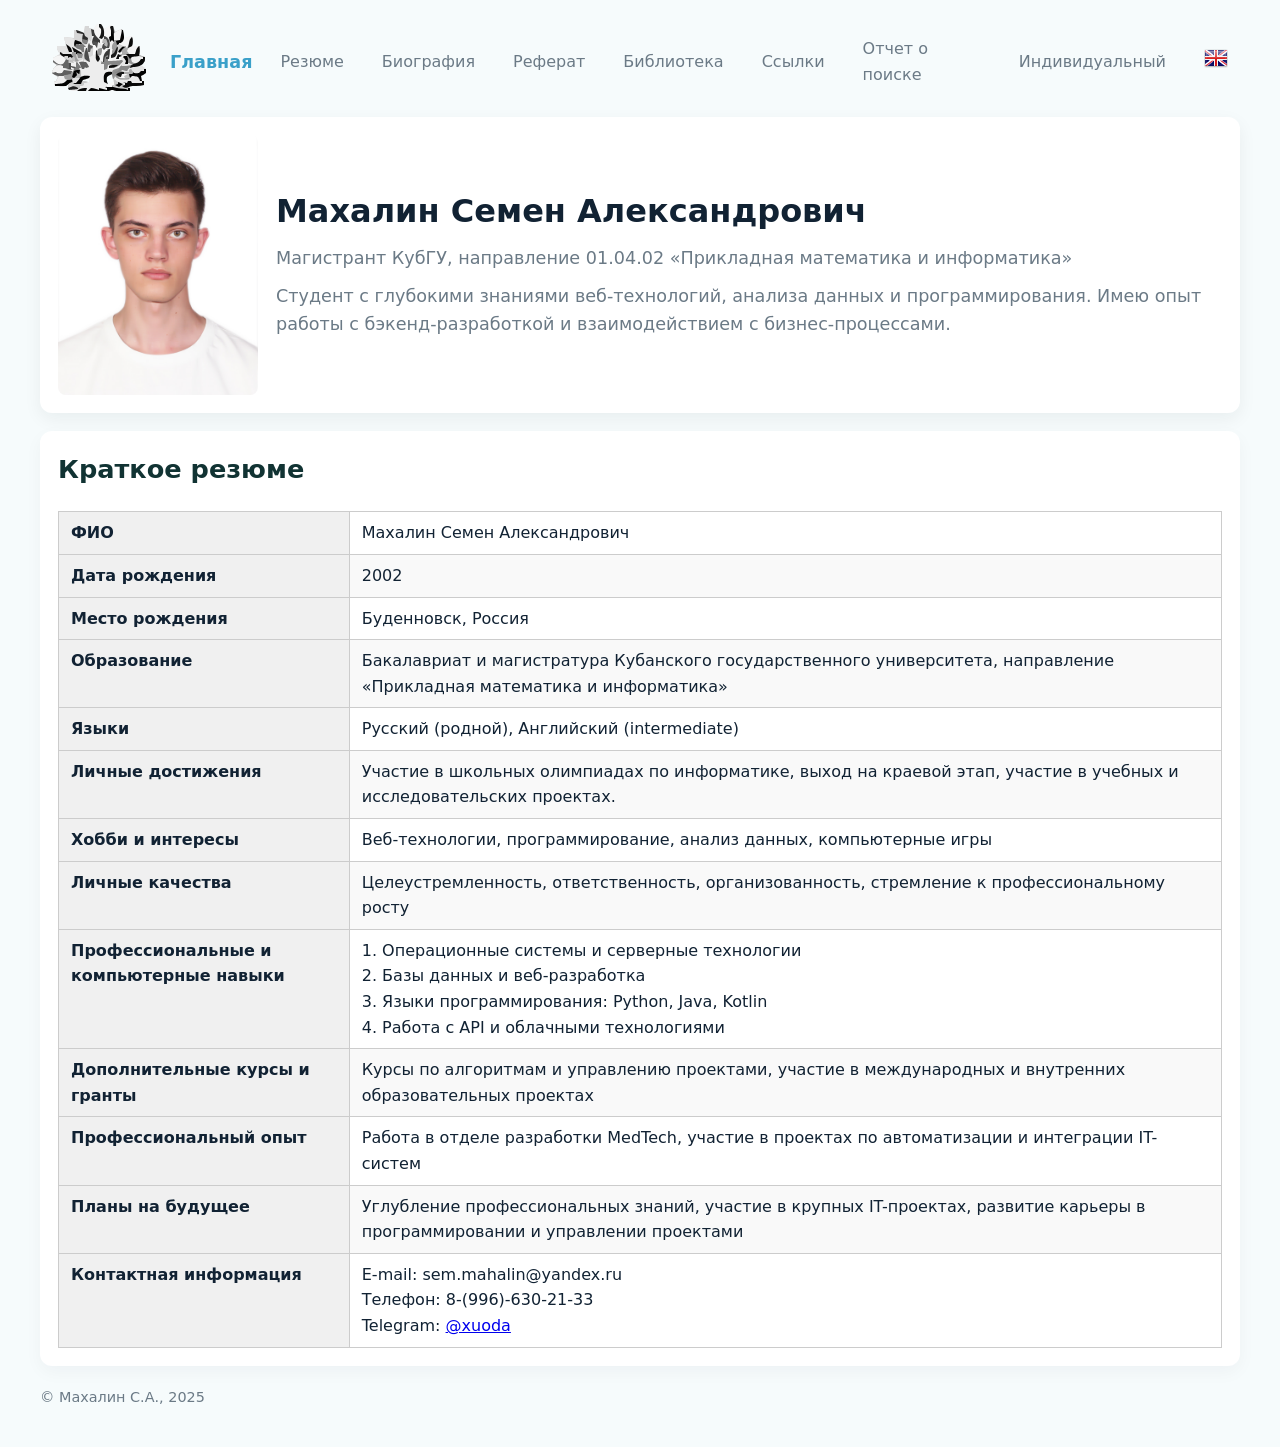
<file: contacts/private.htm>
<!DOCTYPE html>
<html lang="ru">
  <head>
    <meta charset="utf-8">
    <meta name="viewport" content="width=device-width,initial-scale=1">
    <title>Резюме</title>
    <link rel="stylesheet" href="../master_style.css">
  </head>
  <body>
    <div class="container">
      <header class="header">
        <a class="brand" href="../index.htm">
          <span class="logof">
            <img src="../assets/logo.svg" alt="Логотип" />
          </span> Главная </a>
        <nav class="primary">
          <a href="../contacts/private.htm">Резюме</a>
          <a href="../index.htm">Биография</a>
          <a href="../diss/index.htm">Реферат</a>
          <a href="../library/index.htm">Библиотека</a>
          <a href="../links/index.htm">Ссылки</a>
          <a href="../links/report.htm">Отчет о поиске</a>
          <a href="../ind/index.htm">Индивидуальный</a>
          <a href="./privatee.htm">
            <img src="../assets/en.png" alt="Английский" title="Английский" width="24" height="20">
          </a>
        </nav>
      </header>
      <section class="hero">
        <img src="../assets/my_photo.jpg" alt="photo 90x120">
        <div>
          <h1>Махалин Семен Александрович</h1>
          <p>Магистрант КубГУ, направление 01.04.02 «Прикладная математика и информатика»</p>
          <p style="margin-top:10px;color:var(--muted)">
          <p>Студент с глубокими знаниями веб-технологий, анализа данных и программирования. Имею опыт работы с бэкенд-разработкой и взаимодействием с бизнес-процессами.</p>
          </p>
        </div>
      </section>
      <div class="section">
        <h2>Краткое резюме</h2>
        <table class="resume">
          <tr>
            <td class="c1">ФИО</td>
            <td>Махалин Семен Александрович</td>
          </tr>
          <tr>
            <td class="c1">Дата рождения</td>
            <td>2002</td>
          </tr>
          <tr>
            <td class="c1">Место рождения</td>
            <td>Буденновск, Россия</td>
          </tr>
          <tr>
            <td class="c1">Образование</td>
            <td>Бакалавриат и магистратура Кубанского государственного университета, направление «Прикладная математика и информатика»</td>
          </tr>
          <tr>
            <td class="c1">Языки</td>
            <td>Русский (родной), Английский (intermediate)</td>
          </tr>
          <tr>
            <td class="c1">Личные достижения</td>
            <td>Участие в школьных олимпиадах по информатике, выход на краевой этап, участие в учебных и исследовательских проектах.</td>
          </tr>
          <tr>
            <td class="c1">Хобби и интересы</td>
            <td>Веб-технологии, программирование, анализ данных, компьютерные игры</td>
          </tr>
          <tr>
            <td class="c1">Личные качества</td>
            <td>Целеустремленность, ответственность, организованность, стремление к профессиональному росту</td>
          </tr>
          <tr>
            <td class="c1">Профессиональные и компьютерные навыки</td>
            <td> 1. Операционные системы и серверные технологии <br> 2. Базы данных и веб-разработка <br> 3. Языки программирования: Python, Java, Kotlin <br> 4. Работа с API и облачными технологиями </td>
          </tr>
          <tr>
            <td class="c1">Дополнительные курсы и гранты</td>
            <td>Курсы по алгоритмам и управлению проектами, участие в международных и внутренних образовательных проектах</td>
          </tr>
          <tr>
            <td class="c1">Профессиональный опыт</td>
            <td>Работа в отделе разработки MedTech, участие в проектах по автоматизации и интеграции IT-систем</td>
          </tr>
          <tr>
            <td class="c1">Планы на будущее</td>
            <td>Углубление профессиональных знаний, участие в крупных IT-проектах, развитие карьеры в программировании и управлении проектами</td>
          </tr>
          <tr>
            <td class="c1">Контактная информация</td>
            <td>E-mail: sem.mahalin@yandex.ru <br> Телефон: 8-(996)-630-21-33 <br> Telegram: <a href="https://t.me/xuoda">@xuoda</a>
            </td>
          </tr>
        </table>
      </div>
      <footer>
        <p>© Махалин С.А., 2025</p>
      </footer>
    </div>
  </body>
</html>
</file>
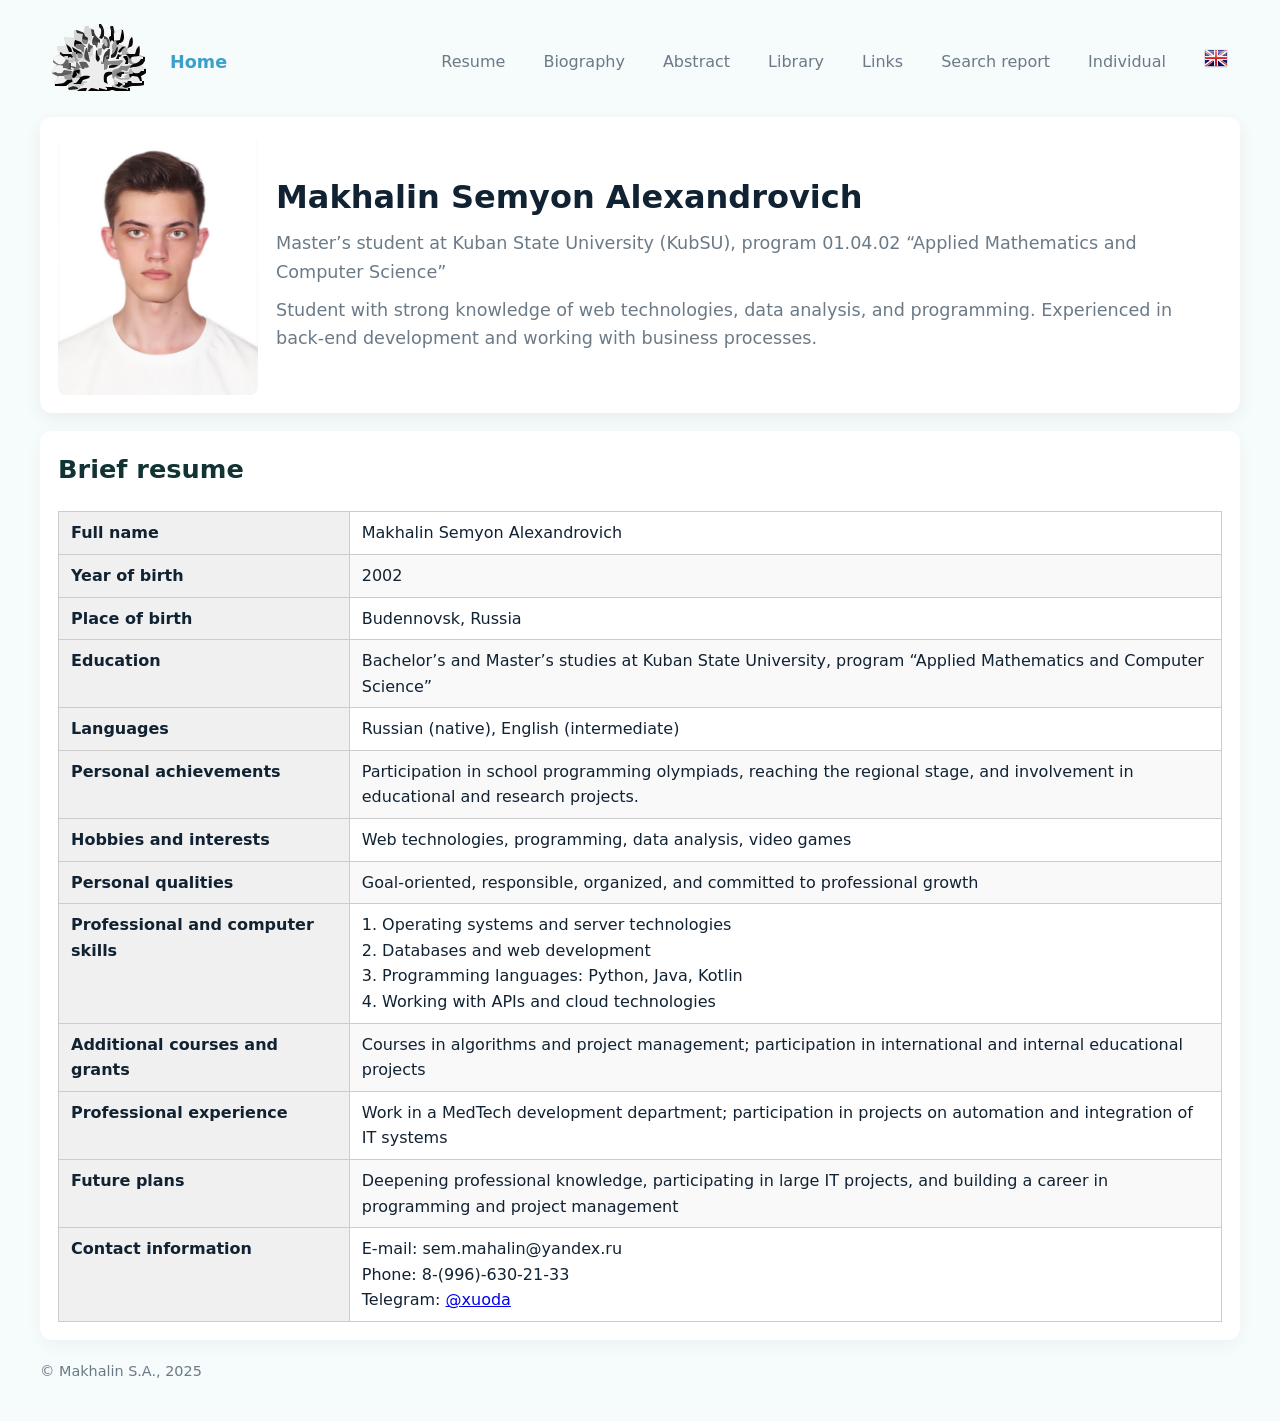
<file: contacts/privatee.htm>
<!DOCTYPE html>
<html lang="ru">
  <head>
    <meta charset="utf-8">
    <meta name="viewport" content="width=device-width,initial-scale=1">
    <title>Resume</title>
    <link rel="stylesheet" href="../master_style.css">
  </head>
  <body>
    <div class="container">
      <header class="header">
        <a class="brand" href="../index.htm">
          <span class="logof">
            <img src="../assets/logo.svg" alt="Logo" />
          </span> Home </a>
        <nav class="primary">
          <a href="../contacts/private.htm">Resume</a>
          <a href="../index.htm">Biography</a>
          <a href="../diss/index.htm">Abstract</a>
          <a href="../library/index.htm">Library</a>
          <a href="../links/index.htm">Links</a>
          <a href="../links/report.htm">Search report</a>
          <a href="../ind/index.htm">Individual</a>
          <a href="./privatee.htm">
            <img src="../assets/en.png" alt="English" title="English" width="24" height="20">
          </a>
        </nav>
      </header>
      <section class="hero">
        <img src="../assets/my_photo.jpg" alt="photo 90x120">
        <div>
          <h1>Makhalin Semyon Alexandrovich</h1>
          <p>Master’s student at Kuban State University (KubSU), program 01.04.02 “Applied Mathematics and Computer Science”</p>
          <p style="margin-top:10px;color:var(--muted)">
          <p>Student with strong knowledge of web technologies, data analysis, and programming. Experienced in back-end development and working with business processes.</p>
          </p>
        </div>
      </section>
      <div class="section">
        <h2>Brief resume</h2>
        <table class="resume">
          <tr>
            <td class="c1">Full name</td>
            <td>Makhalin Semyon Alexandrovich</td>
          </tr>
          <tr>
            <td class="c1">Year of birth</td>
            <td>2002</td>
          </tr>
          <tr>
            <td class="c1">Place of birth</td>
            <td>Budennovsk, Russia</td>
          </tr>
          <tr>
            <td class="c1">Education</td>
            <td>Bachelor’s and Master’s studies at Kuban State University, program “Applied Mathematics and Computer Science”</td>
          </tr>
          <tr>
            <td class="c1">Languages</td>
            <td>Russian (native), English (intermediate)</td>
          </tr>
          <tr>
            <td class="c1">Personal achievements</td>
            <td>Participation in school programming olympiads, reaching the regional stage, and involvement in educational and research projects.</td>
          </tr>
          <tr>
            <td class="c1">Hobbies and interests</td>
            <td>Web technologies, programming, data analysis, video games</td>
          </tr>
          <tr>
            <td class="c1">Personal qualities</td>
            <td>Goal-oriented, responsible, organized, and committed to professional growth</td>
          </tr>
          <tr>
            <td class="c1">Professional and computer skills</td>
            <td> 1. Operating systems and server technologies <br> 2. Databases and web development <br> 3. Programming languages: Python, Java, Kotlin <br> 4. Working with APIs and cloud technologies </td>
          </tr>
          <tr>
            <td class="c1">Additional courses and grants</td>
            <td>Courses in algorithms and project management; participation in international and internal educational projects</td>
          </tr>
          <tr>
            <td class="c1">Professional experience</td>
            <td>Work in a MedTech development department; participation in projects on automation and integration of IT systems</td>
          </tr>
          <tr>
            <td class="c1">Future plans</td>
            <td>Deepening professional knowledge, participating in large IT projects, and building a career in programming and project management</td>
          </tr>
          <tr>
            <td class="c1">Contact information</td>
            <td>E-mail: sem.mahalin@yandex.ru <br> Phone: 8-(996)-630-21-33 <br> Telegram: <a href="https://t.me/xuoda">@xuoda</a>
            </td>
          </tr>
        </table>
      </div>
      <footer>
        <p>© Makhalin S.A., 2025</p>
      </footer>
    </div>
  </body>
</html>
</file>
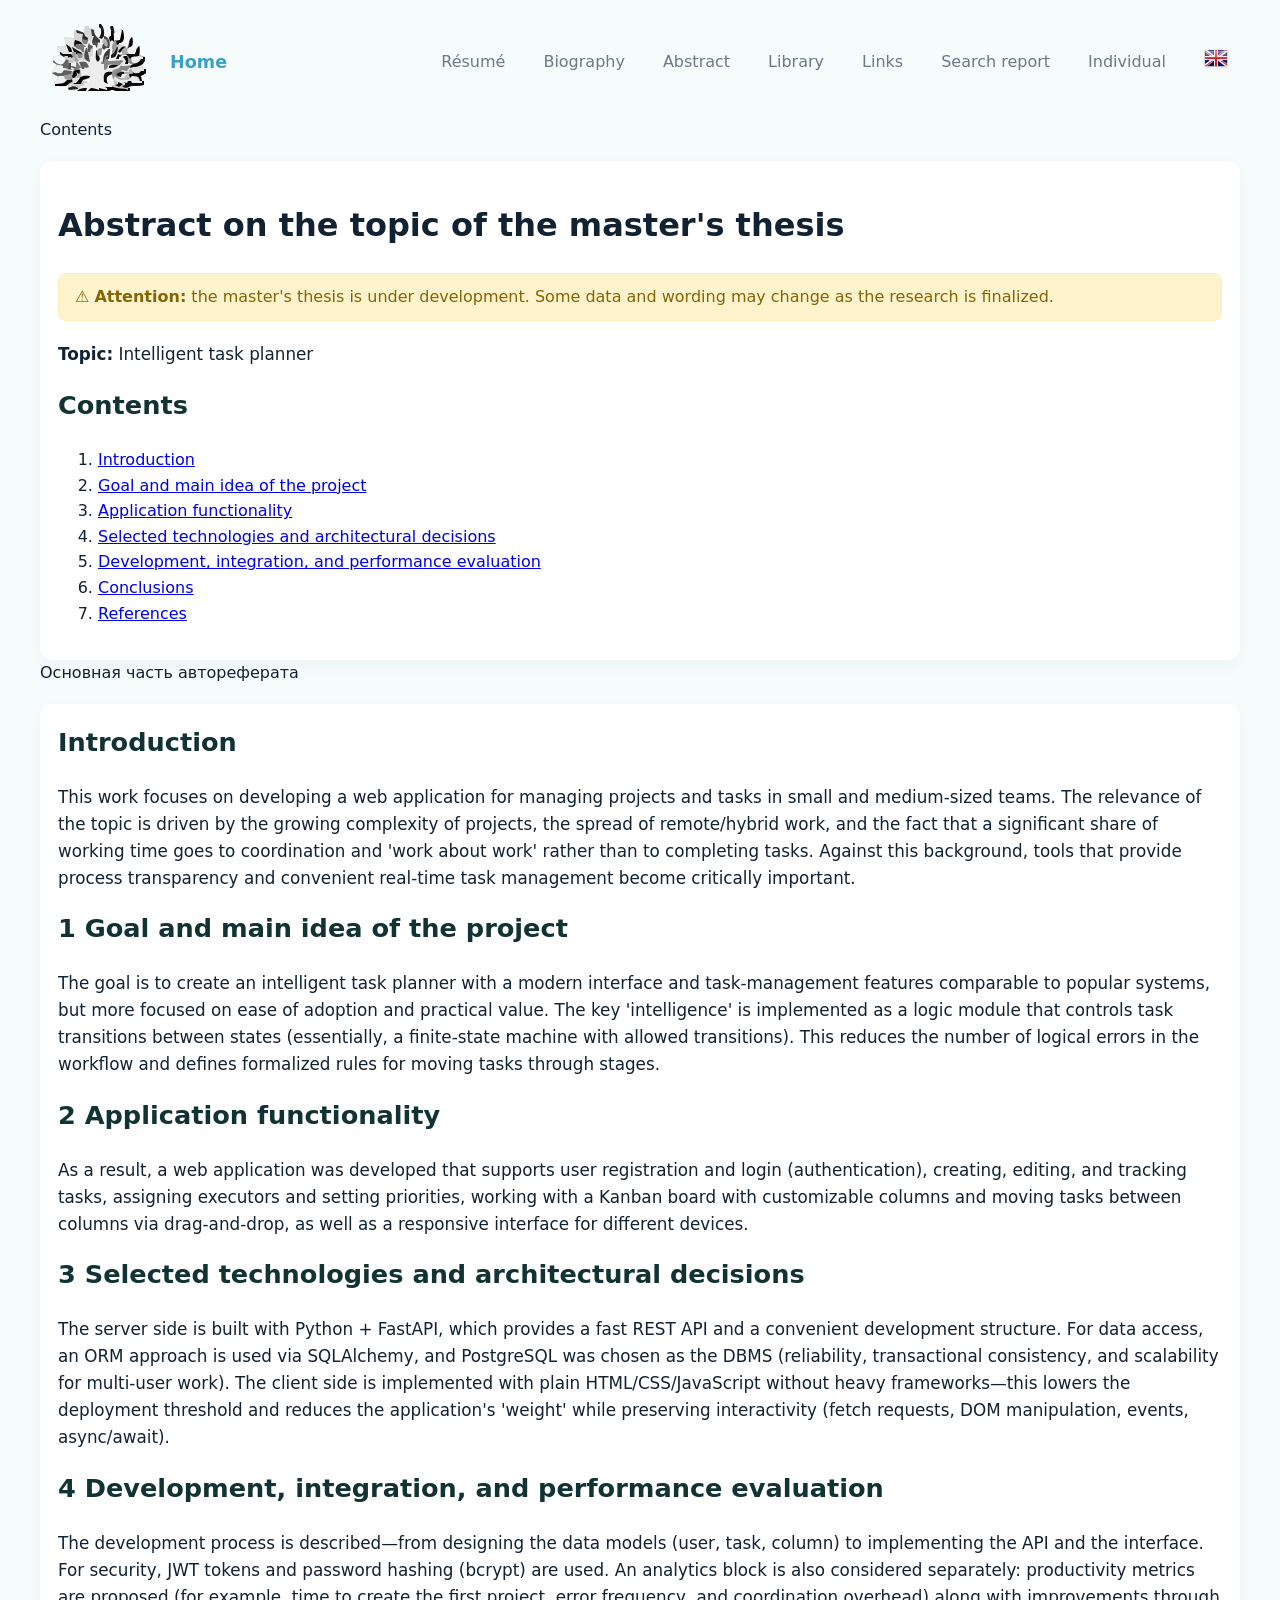
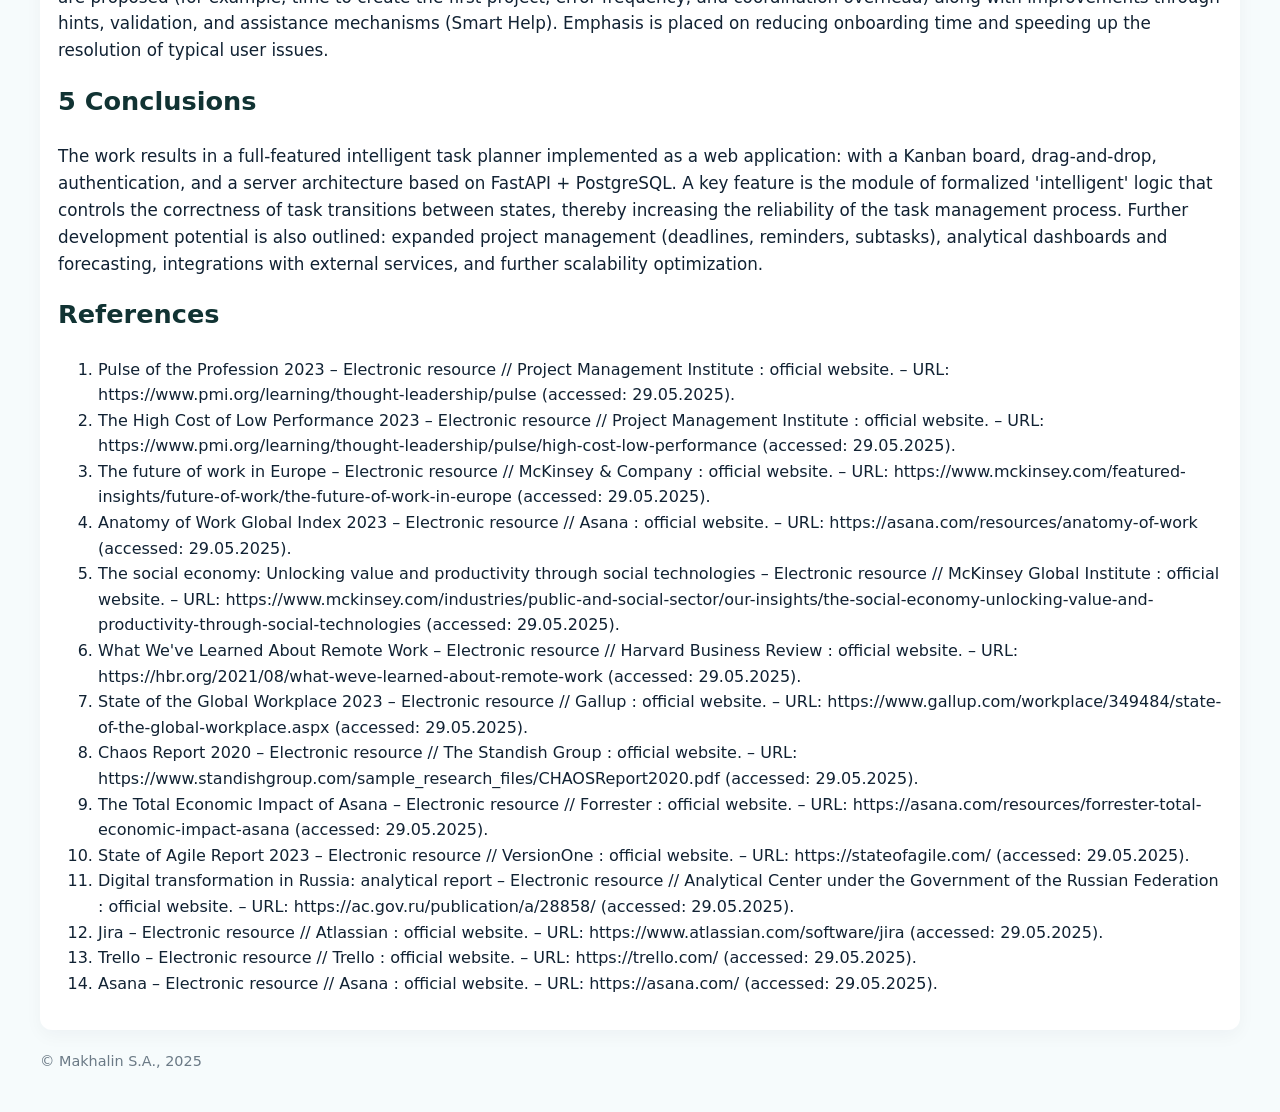
<file: diss/indexe.htm>
<!DOCTYPE html>

<html lang="ru">
<head>
<meta charset="utf-8"/>
<meta content="width=device-width,initial-scale=1" name="viewport"/>
<title>Abstract</title>
<link href="../master_style.css" rel="stylesheet"/>
</head>
<body>
<div class="container">
<header class="header">
<a class="brand" href="../index.htm">
<span class="logof">
<img alt="Логотип" src="../assets/logo.svg"/>
</span> Home </a>
<nav class="primary">
<a href="../contacts/private.htm">Résumé</a>
<a href="../index.htm">Biography</a>
<a href="../diss/index.htm">Abstract</a>
<a href="../library/index.htm">Library</a>
<a href="../links/index.htm">Links</a>
<a href="../links/report.htm">Search report</a>
<a href="../ind/index.htm">Individual</a>
<a href="./indexe.htm">
<img alt="Английский" height="20" src="../assets/en.png" title="Английский" width="24"/>
</a>
</nav>
</header>
 Contents 
<div class="section">
<h1>Abstract on the topic of the master's thesis</h1>
<div class="notice">
  ⚠️ <b>Attention:</b> the master's thesis is under development. 
  Some data and wording may change as the research is finalized.
</div>
<p>
<b>Topic:</b> Intelligent task planner
        </p>
<h2>Contents</h2>
<ol>
<li>
<a href="#vvedenie">Introduction</a>
</li>
<li>
<a href="#vvedenie">Goal and main idea of the project</a>
</li>
<li>
<a href="#vvedenie">Application functionality</a>
</li>
<li>
<a href="#vvedenie">Selected technologies and architectural decisions</a>
</li>
<li>
<a href="#vvedenie">Development, integration, and performance evaluation</a>
</li>
<li>
<a href="#vvedenie">Conclusions</a>
</li>
<li>
<a href="#literatura">References</a>
</li>
</ol>
</div>
 Основная часть автореферата 
<div class="section">
<h2 id="vvedenie">Introduction</h2>
<p>This work focuses on developing a web application for managing projects and tasks in small and medium-sized teams. The relevance of the topic is driven by the growing complexity of projects, the spread of remote/hybrid work, and the fact that a significant share of working time goes to coordination and 'work about work' rather than to completing tasks. Against this background, tools that provide process transparency and convenient real-time task management become critically important.</p>
<h2 id="cel">1 Goal and main idea of the project</h2>
<p>The goal is to create an intelligent task planner with a modern interface and task-management features comparable to popular systems, but more focused on ease of adoption and practical value.
The key 'intelligence' is implemented as a logic module that controls task transitions between states (essentially, a finite-state machine with allowed transitions). This reduces the number of logical errors in the workflow and defines formalized rules for moving tasks through stages.</p>
<h2 id="func">2 Application functionality</h2>
<p>As a result, a web application was developed that supports user registration and login (authentication), creating, editing, and tracking tasks, assigning executors and setting priorities, working with a Kanban board with customizable columns and moving tasks between columns via drag-and-drop, as well as a responsive interface for different devices.</p>
<h2 id="vybr">3 Selected technologies and architectural decisions</h2>
<p>The server side is built with Python + FastAPI, which provides a fast REST API and a convenient development structure. For data access, an ORM approach is used via SQLAlchemy, and PostgreSQL was chosen as the DBMS (reliability, transactional consistency, and scalability for multi-user work).
The client side is implemented with plain HTML/CSS/JavaScript without heavy frameworks—this lowers the deployment threshold and reduces the application's 'weight' while preserving interactivity (fetch requests, DOM manipulation, events, async/await).</p>
<h2 id="razr">4 Development, integration, and performance evaluation</h2>
<p>The development process is described—from designing the data models (user, task, column) to implementing the API and the interface. For security, JWT tokens and password hashing (bcrypt) are used.
An analytics block is also considered separately: productivity metrics are proposed (for example, time to create the first project, error frequency, and coordination overhead) along with improvements through hints, validation, and assistance mechanisms (Smart Help). Emphasis is placed on reducing onboarding time and speeding up the resolution of typical user issues.</p>
<h2 id="vyvody">5 Conclusions</h2>
<p>The work results in a full-featured intelligent task planner implemented as a web application: with a Kanban board, drag-and-drop, authentication, and a server architecture based on FastAPI + PostgreSQL. A key feature is the module of formalized 'intelligent' logic that controls the correctness of task transitions between states, thereby increasing the reliability of the task management process.
Further development potential is also outlined: expanded project management (deadlines, reminders, subtasks), analytical dashboards and forecasting, integrations with external services, and further scalability optimization.</p>
<h2 id="literatura">References</h2>
<ol>
<li>Pulse of the Profession 2023 – Electronic resource // Project Management Institute : official website. – URL: https://www.pmi.org/learning/thought-leadership/pulse (accessed: 29.05.2025).</li>
<li>The High Cost of Low Performance 2023 – Electronic resource // Project Management Institute : official website. – URL: https://www.pmi.org/learning/thought-leadership/pulse/high-cost-low-performance (accessed: 29.05.2025).</li>
<li>The future of work in Europe – Electronic resource // McKinsey &amp; Company : official website. – URL: https://www.mckinsey.com/featured-insights/future-of-work/the-future-of-work-in-europe (accessed: 29.05.2025).</li>
<li>Anatomy of Work Global Index 2023 – Electronic resource // Asana : official website. – URL: https://asana.com/resources/anatomy-of-work (accessed: 29.05.2025).</li>
<li>The social economy: Unlocking value and productivity through social technologies – Electronic resource // McKinsey Global Institute : official website. – URL: https://www.mckinsey.com/industries/public-and-social-sector/our-insights/the-social-economy-unlocking-value-and-productivity-through-social-technologies (accessed: 29.05.2025).</li>
<li>What We've Learned About Remote Work – Electronic resource // Harvard Business Review : official website. – URL: https://hbr.org/2021/08/what-weve-learned-about-remote-work (accessed: 29.05.2025).</li>
<li>State of the Global Workplace 2023 – Electronic resource // Gallup : official website. – URL: https://www.gallup.com/workplace/349484/state-of-the-global-workplace.aspx (accessed: 29.05.2025).</li>
<li>Chaos Report 2020 – Electronic resource // The Standish Group : official website. – URL: https://www.standishgroup.com/sample_research_files/CHAOSReport2020.pdf (accessed: 29.05.2025).</li>
<li>The Total Economic Impact of Asana – Electronic resource // Forrester : official website. – URL: https://asana.com/resources/forrester-total-economic-impact-asana (accessed: 29.05.2025).</li>
<li>State of Agile Report 2023 – Electronic resource // VersionOne : official website. – URL: https://stateofagile.com/ (accessed: 29.05.2025).</li>
<li>Digital transformation in Russia: analytical report – Electronic resource // Analytical Center under the Government of the Russian Federation : official website. – URL: https://ac.gov.ru/publication/a/28858/ (accessed: 29.05.2025).</li>
<li>Jira – Electronic resource // Atlassian : official website. – URL: https://www.atlassian.com/software/jira (accessed: 29.05.2025).</li>
<li>Trello – Electronic resource // Trello : official website. – URL: https://trello.com/ (accessed: 29.05.2025).</li>
<li>Asana – Electronic resource // Asana : official website. – URL: https://asana.com/ (accessed: 29.05.2025).</li>
</ol>
</div>
<footer>
<p>© Makhalin S.A., 2025</p>
</footer>
</div>
</body>
</html>
</file>
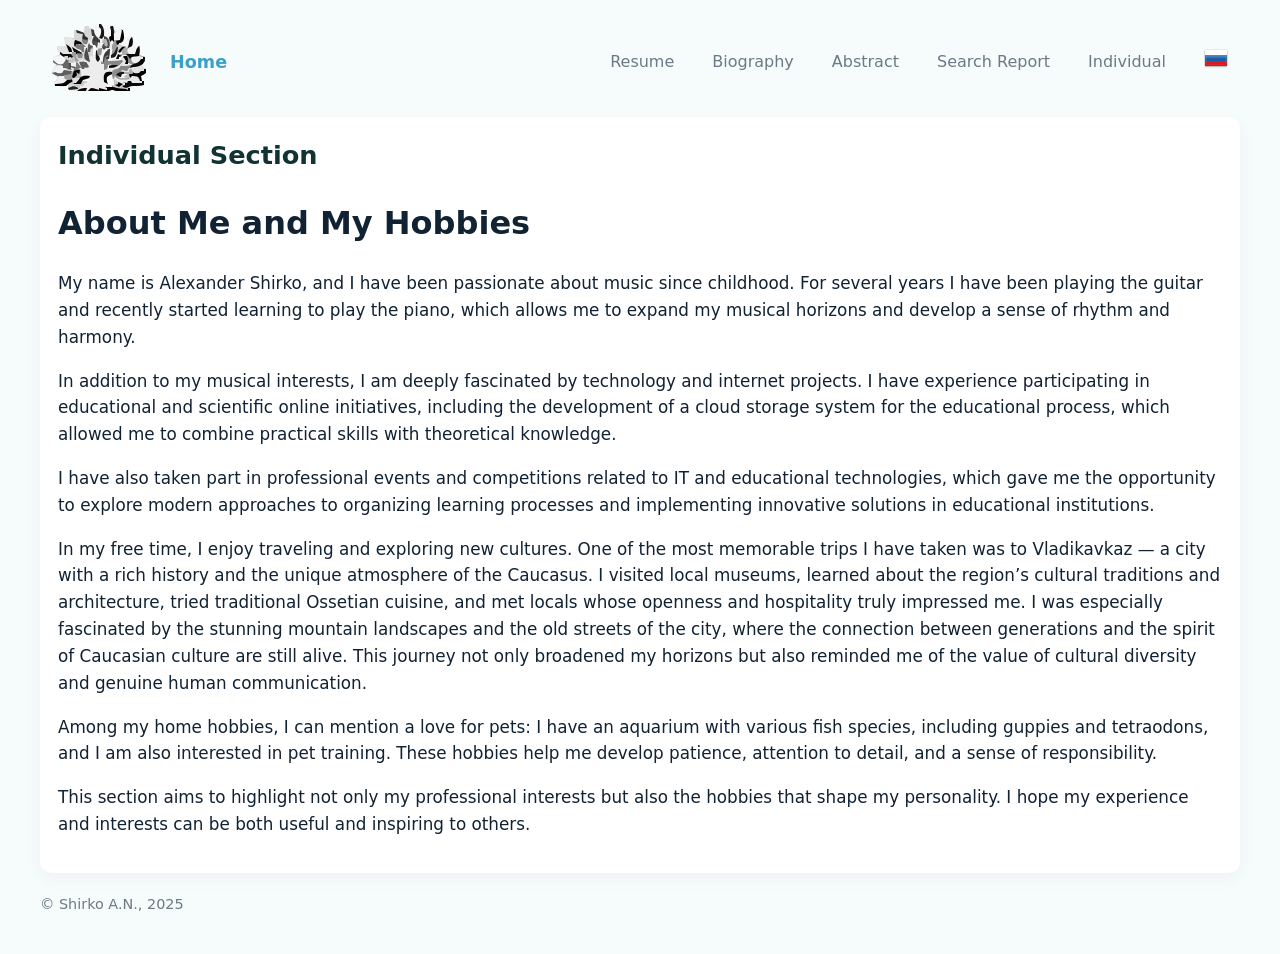
<file: ind/indexe.htm>
<!DOCTYPE html>
<html lang="en">
  <head>
    <meta charset="utf-8">
    <meta name="viewport" content="width=device-width,initial-scale=1">
    <title>Individual Section</title>
    <link rel="stylesheet" href="../master_style.css">
  </head>
  <body>
    <div class="container">
      <header class="header">
        <a class="brand" href="../indexe.htm">
          <span class="logof">
            <img src="../assets/logo.svg" alt="Logo" />
          </span> Home </a>
        <nav class="primary">
          <a href="../contacts/privatee.htm">Resume</a>
          <a href="../indexe.htm">Biography</a>
          <a href="../diss/indexe.htm">Abstract</a>
          <a href="../links/reporte.htm">Search Report</a>
          <a href="../ind/indexe.htm">Individual</a>
          <!-- 🔹 Language switch button -->
          <a href="./index.htm">
            <img src="../assets/ru.png" alt="Russian" title="Russian" width="24" height="20">
          </a>
        </nav>
      </header>
      <div class="section">
        <h2>Individual Section</h2>
        <h1>About Me and My Hobbies</h1>
        <p>My name is Alexander Shirko, and I have been passionate about music since childhood. For several years I have been playing the guitar and recently started learning to play the piano, which allows me to expand my musical horizons and develop a sense of rhythm and harmony.</p>
        <p>In addition to my musical interests, I am deeply fascinated by technology and internet projects. I have experience participating in educational and scientific online initiatives, including the development of a cloud storage system for the educational process, which allowed me to combine practical skills with theoretical knowledge.</p>
        <p>I have also taken part in professional events and competitions related to IT and educational technologies, which gave me the opportunity to explore modern approaches to organizing learning processes and implementing innovative solutions in educational institutions.</p>
        <p>In my free time, I enjoy traveling and exploring new cultures. One of the most memorable trips I have taken was to Vladikavkaz — a city with a rich history and the unique atmosphere of the Caucasus. I visited local museums, learned about the region’s cultural traditions and architecture, tried traditional Ossetian cuisine, and met locals whose openness and hospitality truly impressed me. I was especially fascinated by the stunning mountain landscapes and the old streets of the city, where the connection between generations and the spirit of Caucasian culture are still alive. This journey not only broadened my horizons but also reminded me of the value of cultural diversity and genuine human communication.</p>
        <p>Among my home hobbies, I can mention a love for pets: I have an aquarium with various fish species, including guppies and tetraodons, and I am also interested in pet training. These hobbies help me develop patience, attention to detail, and a sense of responsibility.</p>
        <p>This section aims to highlight not only my professional interests but also the hobbies that shape my personality. I hope my experience and interests can be both useful and inspiring to others.</p>
      </div>
      <footer>
        <p>© Shirko A.N., 2025</p>
      </footer>
    </div>
  </body>
</html>
</file>
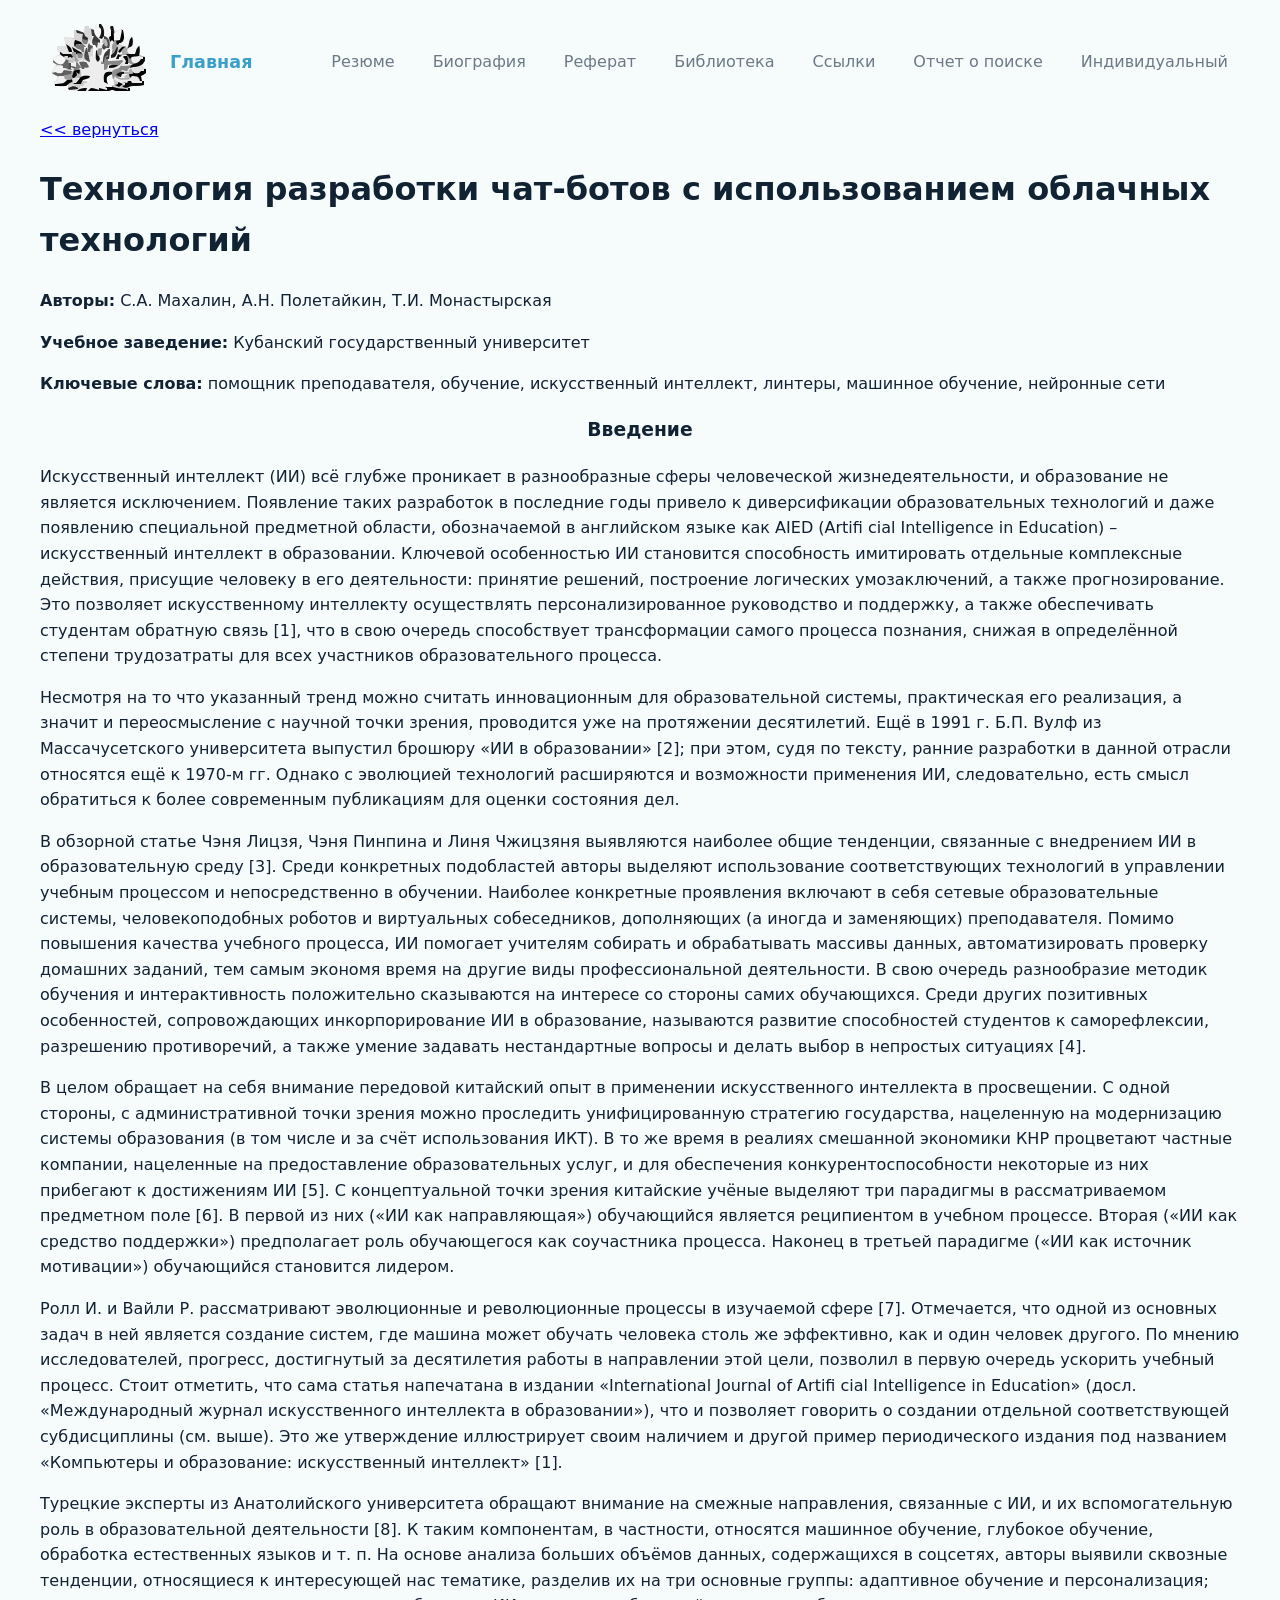
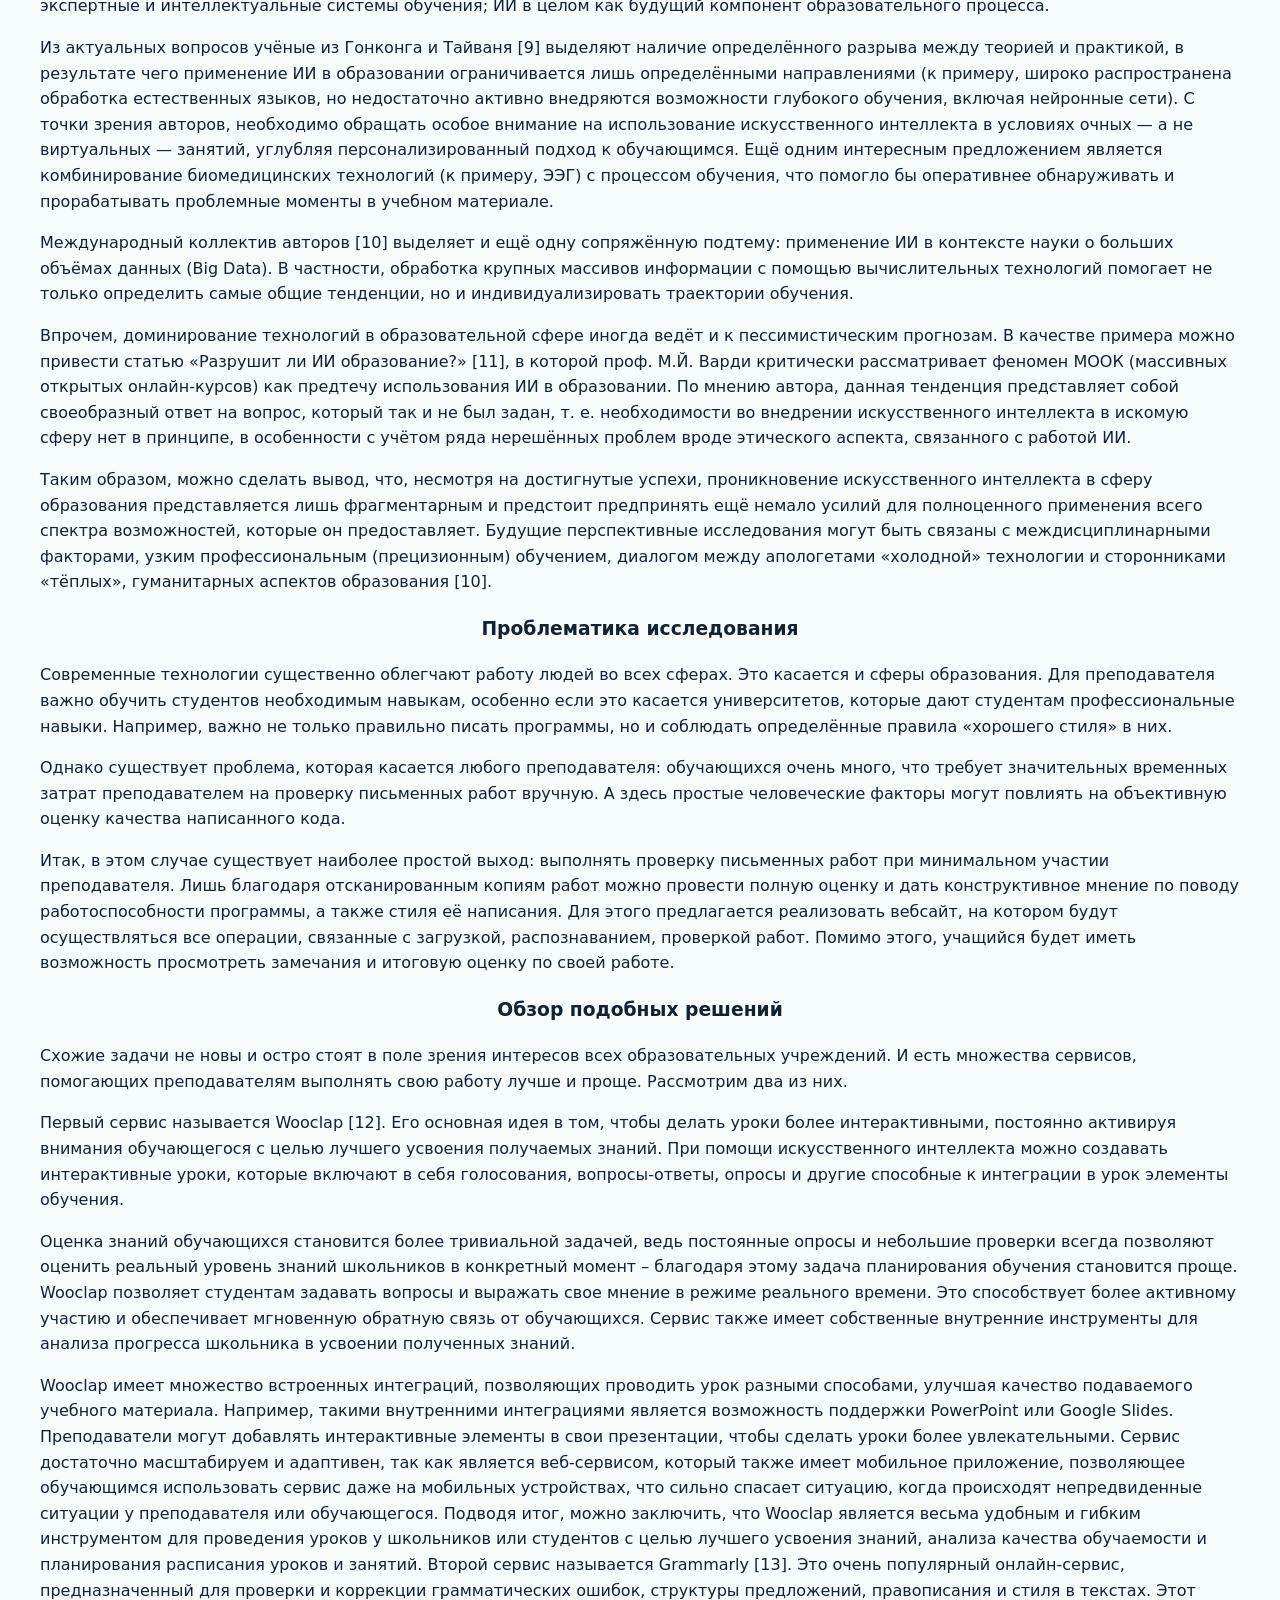
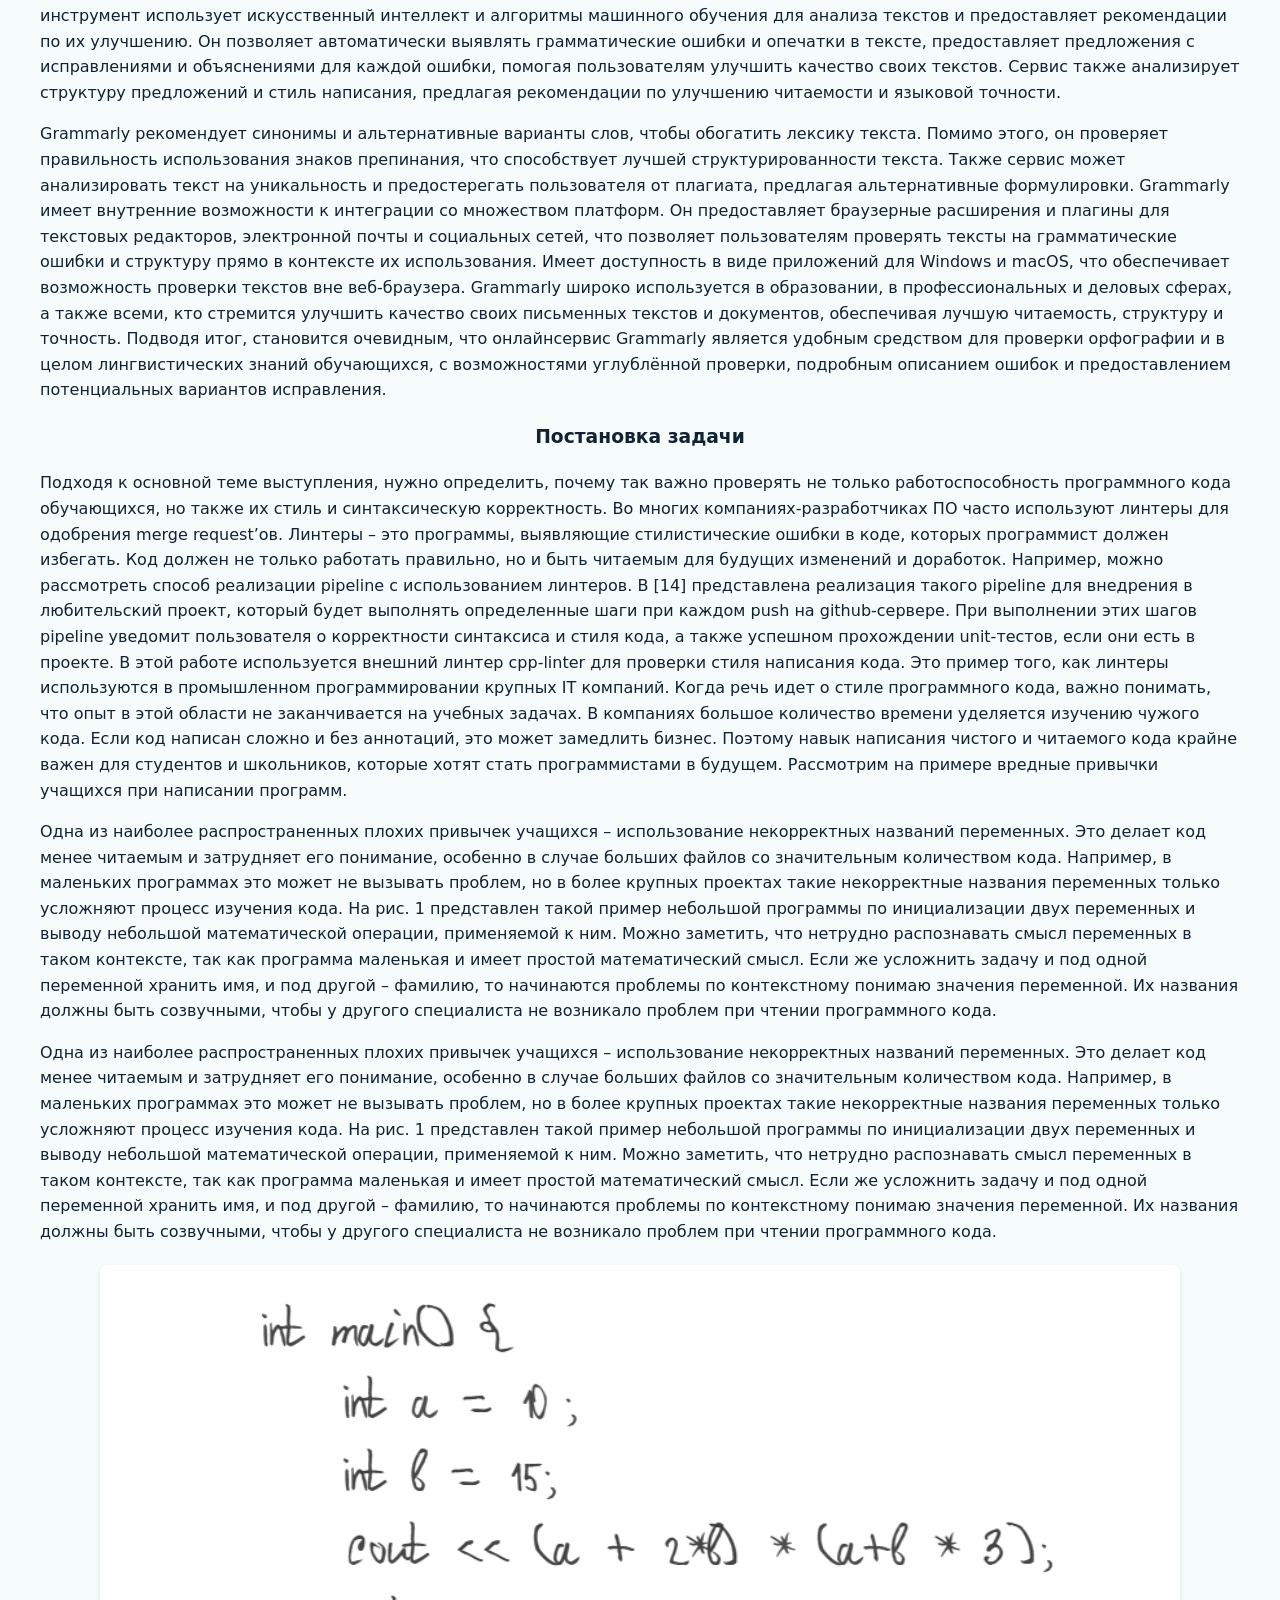
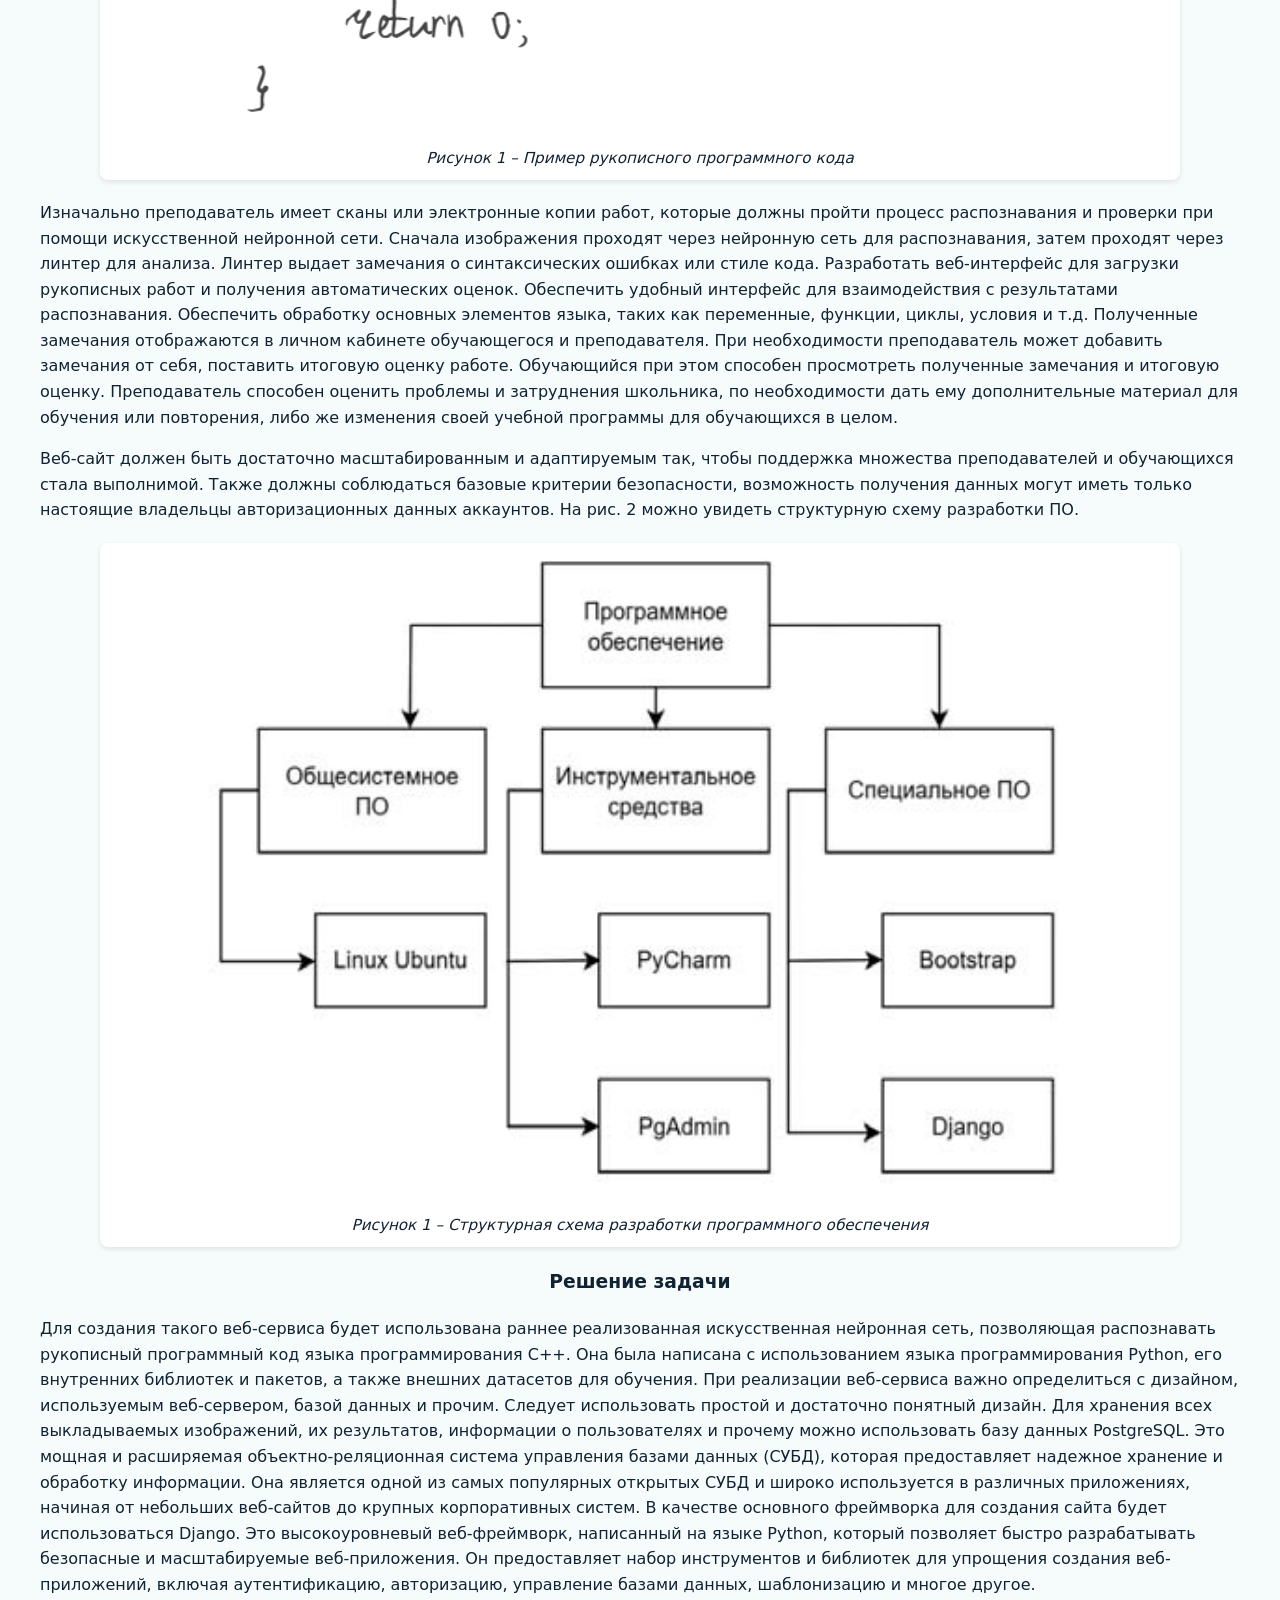
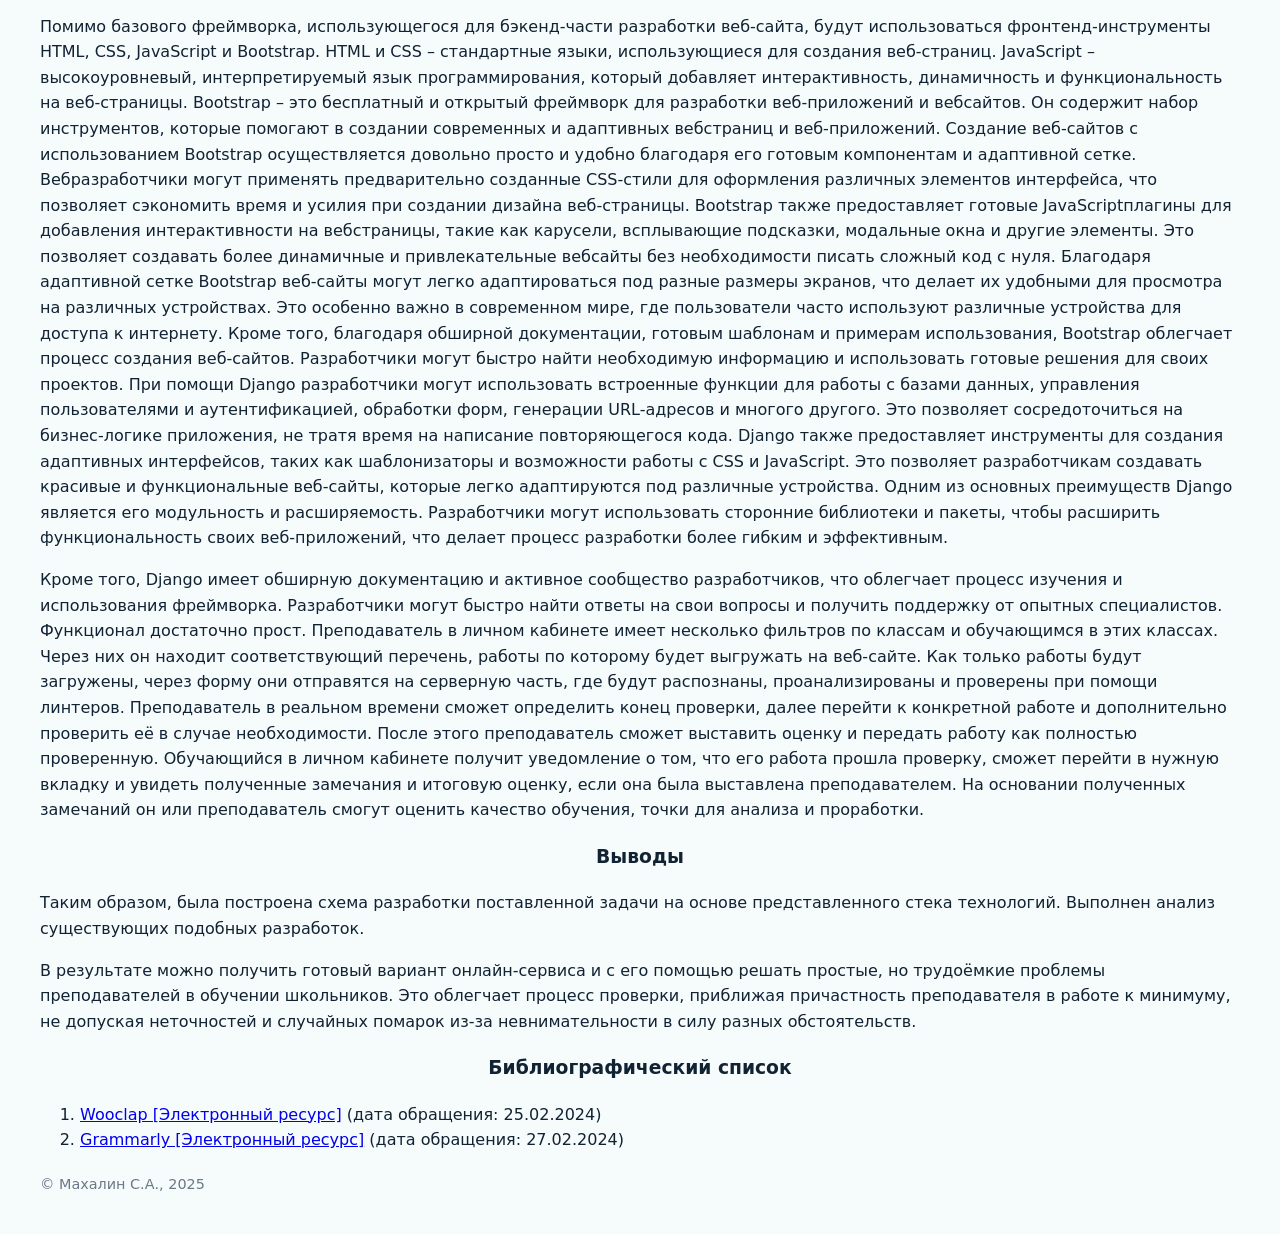
<file: library/article1.htm>
<!DOCTYPE html>
<html lang="ru">
  <head>
    <meta charset="utf-8">
    <meta name="viewport" content="width=device-width,initial-scale=1">
    <title>Статья 1</title>
    <link rel="stylesheet" href="../master_style.css">
  </head>
  <body>
    <div class="container">
      <header class="header">
        <a class="brand" href="../index.htm">
          <span class="logof">
            <img src="../assets/logo.svg" alt="Логотип" />
          </span> Главная </a>
        <nav class="primary">
          <a href="../contacts/private.htm">Резюме</a>
          <a href="../index.htm">Биография</a>
          <a href="../diss/index.htm">Реферат</a>
          <a href="../library/index.htm">Библиотека</a>
          <a href="../links/index.htm">Ссылки</a>
          <a href="../links/report.htm">Отчет о поиске</a>
          <a href="../ind/index.htm">Индивидуальный</a>
        </nav>
      </header>
      <a href="../library/index.htm">&lt;&lt; вернуться</a>
      <h1>Технология разработки чат-ботов с использованием облачных технологий</h1>
      <p>
        <strong>Авторы:</strong> С.А. Махалин, А.Н. Полетайкин, Т.И. Монастырская
      </p>
      <p>
        <strong>Учебное заведение:</strong> Кубанский государственный университет
      </p>
      <p>
        <strong>Ключевые слова:</strong> помощник преподавателя, обучение, искусственный интеллект, линтеры, машинное обучение, нейронные сети
      </p>
      <h3 style="text-align: center;">Введение</h3>
      <p>Искусственный интеллект (ИИ) всё глубже проникает в разнообразные сферы человеческой жизнедеятельности, и образование не является исключением.
Появление таких разработок в последние годы привело к диверсификации образовательных технологий
и даже появлению специальной предметной области,
обозначаемой в английском языке как AIED (Artifi cial
Intelligence in Education) – искусственный интеллект в
образовании. Ключевой особенностью ИИ становится
способность имитировать отдельные комплексные действия, присущие человеку в его деятельности: принятие решений, построение логических умозаключений,
а также прогнозирование. Это позволяет искусственному интеллекту осуществлять персонализированное
руководство и поддержку, а также обеспечивать студентам обратную связь [1], что в свою очередь способствует трансформации самого процесса познания,
снижая в определённой степени трудозатраты для всех
участников образовательного процесса.</p>
      <p>Несмотря на то что указанный тренд можно считать
инновационным для образовательной системы, практическая его реализация, а значит и переосмысление с
научной точки зрения, проводится уже на протяжении
десятилетий. Ещё в 1991 г. Б.П. Вулф из Массачусетского университета выпустил брошюру «ИИ в образовании» [2]; при этом, судя по тексту, ранние разработки
в данной отрасли относятся ещё к 1970-м гг. Однако
с эволюцией технологий расширяются и возможности
применения ИИ, следовательно, есть смысл обратиться к более современным публикациям для оценки состояния дел.</p>
      <p>В обзорной статье Чэня Лицзя, Чэня Пинпина и
Линя Чжицзяня выявляются наиболее общие тенденции, связанные с внедрением ИИ в образовательную
среду [3]. Среди конкретных подобластей авторы выделяют использование соответствующих технологий
в управлении учебным процессом и непосредственно
в обучении. Наиболее конкретные проявления включают в себя сетевые образовательные системы, человекоподобных роботов и виртуальных собеседников,
дополняющих (а иногда и заменяющих) преподавателя. Помимо повышения качества учебного процесса,
ИИ помогает учителям собирать и обрабатывать массивы данных, автоматизировать проверку домашних
заданий, тем самым экономя время на другие виды
профессиональной деятельности. В свою очередь разнообразие методик обучения и интерактивность положительно сказываются на интересе со стороны самих
обучающихся. Среди других позитивных особенностей, сопровождающих инкорпорирование ИИ в образование, называются развитие способностей студентов
к саморефлексии, разрешению противоречий, а также
умение задавать нестандартные вопросы и делать выбор в непростых ситуациях [4].</p>
      <p>В целом обращает на себя внимание передовой
китайский опыт в применении искусственного интеллекта в просвещении. С одной стороны, с административной точки зрения можно проследить унифицированную стратегию государства, нацеленную на
модернизацию системы образования (в том числе и
за счёт использования ИКТ). В то же время в реалиях
смешанной экономики КНР процветают частные компании, нацеленные на предоставление образовательных услуг, и для обеспечения конкурентоспособности
некоторые из них прибегают к достижениям ИИ [5].
С концептуальной точки зрения китайские учёные
выделяют три парадигмы в рассматриваемом предметном поле [6]. В первой из них («ИИ как направляющая») обучающийся является реципиентом в учебном
процессе. Вторая («ИИ как средство поддержки»)
предполагает роль обучающегося как соучастника процесса. Наконец в третьей парадигме («ИИ как источник мотивации») обучающийся становится лидером.</p>
      <p>Ролл И. и Вайли Р. рассматривают эволюционные
и революционные процессы в изучаемой сфере [7].
Отмечается, что одной из основных задач в ней является создание систем, где машина может обучать человека столь же эффективно, как и один человек
другого. По мнению исследователей, прогресс, достигнутый за десятилетия работы в направлении этой
цели, позволил в первую очередь ускорить учебный
процесс. Стоит отметить, что сама статья напечатана
в издании «International Journal of Artifi cial Intelligence
in Education» (досл. «Международный журнал искусственного интеллекта в образовании»), что и позволяет говорить о создании отдельной соответствующей
субдисциплины (см. выше). Это же утверждение иллюстрирует своим наличием и другой пример периодического издания под названием «Компьютеры и образование: искусственный интеллект» [1].</p>
      <p>Турецкие эксперты из Анатолийского университета обращают внимание на смежные направления,
связанные с ИИ, и их вспомогательную роль в образовательной деятельности [8]. К таким компонентам,
в частности, относятся машинное обучение, глубокое
обучение, обработка естественных языков и т. п. На основе анализа больших объёмов данных, содержащихся
в соцсетях, авторы выявили сквозные тенденции, относящиеся к интересующей нас тематике, разделив их
на три основные группы: адаптивное обучение и персонализация; экспертные и интеллектуальные системы
обучения; ИИ в целом как будущий компонент образовательного процесса.</p>
      <p>Из актуальных вопросов учёные из Гонконга и
Тайваня [9] выделяют наличие определённого разрыва между теорией и практикой, в результате чего
применение ИИ в образовании ограничивается лишь
определёнными направлениями (к примеру, широко
распространена обработка естественных языков, но
недостаточно активно внедряются возможности глубокого обучения, включая нейронные сети). С точки зрения авторов, необходимо обращать особое внимание
на использование искусственного интеллекта в условиях очных — а не виртуальных — занятий, углубляя
персонализированный подход к обучающимся. Ещё
одним интересным предложением является комбинирование биомедицинских технологий (к примеру, ЭЭГ)
с процессом обучения, что помогло бы оперативнее
обнаруживать и прорабатывать проблемные моменты
в учебном материале.</p>
      <p>Международный коллектив авторов [10] выделяет
и ещё одну сопряжённую подтему: применение ИИ в
контексте науки о больших объёмах данных (Big Data).
В частности, обработка крупных массивов информации с помощью вычислительных технологий помогает
не только определить самые общие тенденции, но и индивидуализировать траектории обучения.</p>
      <p>Впрочем, доминирование технологий в образовательной сфере иногда ведёт и к пессимистическим
прогнозам. В качестве примера можно привести статью «Разрушит ли ИИ образование?» [11], в которой
проф. М.Й. Варди критически рассматривает феномен МООК (массивных открытых онлайн-курсов) как предтечу использования ИИ в образовании. По
мнению автора, данная тенденция представляет собой
своеобразный ответ на вопрос, который так и не был
задан, т. е. необходимости во внедрении искусственного интеллекта в искомую сферу нет в принципе, в
особенности с учётом ряда нерешённых проблем вроде
этического аспекта, связанного с работой ИИ.</p>
      <p>Таким образом, можно сделать вывод, что, несмотря на достигнутые успехи, проникновение искусственного интеллекта в сферу образования представляется лишь фрагментарным и предстоит предпринять
ещё немало усилий для полноценного применения
всего спектра возможностей, которые он предоставляет. Будущие перспективные исследования могут быть
связаны с междисциплинарными факторами, узким
профессиональным (прецизионным) обучением, диалогом между апологетами «холодной» технологии и
сторонниками «тёплых», гуманитарных аспектов образования [10].</p>
      <h3 style="text-align: center;">Проблематика исследования</h3>
      <p>Современные технологии существенно облегчают
работу людей во всех сферах. Это касается и сферы образования. Для преподавателя важно обучить студентов необходимым навыкам, особенно если это касается
университетов, которые дают студентам профессиональные навыки. Например, важно не только правильно писать программы, но и соблюдать определённые
правила «хорошего стиля» в них. </p>
      <p>Однако существует проблема, которая касается любого преподавателя: обучающихся очень много, что
требует значительных временных затрат преподавателем на проверку письменных работ вручную. А здесь
простые человеческие факторы могут повлиять на объективную оценку качества написанного кода. </p>
      <p>Итак, в этом случае существует наиболее простой
выход: выполнять проверку письменных работ при
минимальном участии преподавателя. Лишь благодаря отсканированным копиям работ можно провести
полную оценку и дать конструктивное мнение по поводу работоспособности программы, а также стиля её
написания. Для этого предлагается реализовать вебсайт, на котором будут осуществляться все операции,
связанные с загрузкой, распознаванием, проверкой
работ. Помимо этого, учащийся будет иметь возможность просмотреть замечания и итоговую оценку по
своей работе.</p>
      <h3 style="text-align: center;">Обзор подобных решений</h3>
      <p>Схожие задачи не новы и остро стоят в поле зрения
интересов всех образовательных учреждений. И есть
множества сервисов, помогающих преподавателям выполнять свою работу лучше и проще. Рассмотрим два
из них.</p>
      <p>Первый сервис называется Wooclap [12]. Его основная идея в том, чтобы делать уроки более интерактивными, постоянно активируя внимания обучающегося
с целью лучшего усвоения получаемых знаний. При помощи искусственного интеллекта можно создавать
интерактивные уроки, которые включают в себя голосования, вопросы-ответы, опросы и другие способные
к интеграции в урок элементы обучения. </p>
      <p>Оценка знаний обучающихся становится более
тривиальной задачей, ведь постоянные опросы и небольшие проверки всегда позволяют оценить реальный уровень знаний школьников в конкретный момент
– благодаря этому задача планирования обучения становится проще. Wooclap позволяет студентам задавать
вопросы и выражать свое мнение в режиме реального
времени. Это способствует более активному участию
и обеспечивает мгновенную обратную связь от обучающихся. Сервис также имеет собственные внутренние
инструменты для анализа прогресса школьника в усвоении полученных знаний.</p>
      <p>Wooclap имеет множество встроенных интеграций,
позволяющих проводить урок разными способами,
улучшая качество подаваемого учебного материала.
Например, такими внутренними интеграциями является возможность поддержки PowerPoint или Google
Slides. Преподаватели могут добавлять интерактивные
элементы в свои презентации, чтобы сделать уроки более увлекательными.
Сервис достаточно масштабируем и адаптивен, так
как является веб-сервисом, который также имеет мобильное приложение, позволяющее обучающимся использовать сервис даже на мобильных устройствах, что
сильно спасает ситуацию, когда происходят непредвиденные ситуации у преподавателя или обучающегося.
Подводя итог, можно заключить, что Wooclap является весьма удобным и гибким инструментом для проведения уроков у школьников или студентов с целью
лучшего усвоения знаний, анализа качества обучаемости и планирования расписания уроков и занятий.
Второй сервис называется Grammarly [13]. Это
очень популярный онлайн-сервис, предназначенный
для проверки и коррекции грамматических ошибок,
структуры предложений, правописания и стиля в текстах. Этот инструмент использует искусственный интеллект и алгоритмы машинного обучения для анализа
текстов и предоставляет рекомендации по их улучшению.
Он позволяет автоматически выявлять грамматические ошибки и опечатки в тексте, предоставляет предложения с исправлениями и объяснениями для каждой
ошибки, помогая пользователям улучшить качество
своих текстов. Сервис также анализирует структуру
предложений и стиль написания, предлагая рекомендации по улучшению читаемости и языковой точности.</p>
      <p>Grammarly рекомендует синонимы и альтернативные варианты слов, чтобы обогатить лексику текста.
Помимо этого, он проверяет правильность использования знаков препинания, что способствует лучшей
структурированности текста. Также сервис может анализировать текст на уникальность и предостерегать пользователя от плагиата, предлагая альтернативные
формулировки.
Grammarly имеет внутренние возможности к интеграции со множеством платформ. Он предоставляет
браузерные расширения и плагины для текстовых редакторов, электронной почты и социальных сетей, что
позволяет пользователям проверять тексты на грамматические ошибки и структуру прямо в контексте их
использования. Имеет доступность в виде приложений
для Windows и macOS, что обеспечивает возможность
проверки текстов вне веб-браузера.
Grammarly широко используется в образовании, в
профессиональных и деловых сферах, а также всеми,
кто стремится улучшить качество своих письменных
текстов и документов, обеспечивая лучшую читаемость, структуру и точность.
Подводя итог, становится очевидным, что онлайнсервис Grammarly является удобным средством для
проверки орфографии и в целом лингвистических знаний обучающихся, с возможностями углублённой проверки, подробным описанием ошибок и предоставлением потенциальных вариантов исправления.</p>
      <h3 style="text-align: center;">Постановка задачи</h3>
      <p>Подходя к основной теме выступления, нужно
определить, почему так важно проверять не только
работоспособность программного кода обучающихся,
но также их стиль и синтаксическую корректность. Во
многих компаниях-разработчиках ПО часто используют линтеры для одобрения merge request’ов. Линтеры
– это программы, выявляющие стилистические ошибки в коде, которых программист должен избегать. Код
должен не только работать правильно, но и быть читаемым для будущих изменений и доработок. Например,
можно рассмотреть способ реализации pipeline с использованием линтеров. В [14] представлена реализация такого pipeline для внедрения в любительский проект, который будет выполнять определенные шаги при
каждом push на github-сервере. При выполнении этих
шагов pipeline уведомит пользователя о корректности
синтаксиса и стиля кода, а также успешном прохождении unit-тестов, если они есть в проекте. В этой работе
используется внешний линтер cpp-linter для проверки
стиля написания кода. Это пример того, как линтеры
используются в промышленном программировании
крупных IT компаний.
Когда речь идет о стиле программного кода, важно
понимать, что опыт в этой области не заканчивается
на учебных задачах. В компаниях большое количество
времени уделяется изучению чужого кода. Если код написан сложно и без аннотаций, это может замедлить
бизнес. Поэтому навык написания чистого и читаемого
кода крайне важен для студентов и школьников, которые хотят стать программистами в будущем.
Рассмотрим на примере вредные привычки учащихся при написании программ.</p>
      <p>Одна из наиболее распространенных плохих привычек учащихся – использование некорректных названий переменных. Это делает код менее читаемым и
затрудняет его понимание, особенно в случае больших
файлов со значительным количеством кода. Например,
в маленьких программах это может не вызывать проблем, но в более крупных проектах такие некорректные названия переменных только усложняют процесс
изучения кода. На рис. 1 представлен такой пример небольшой программы по инициализации двух переменных и выводу небольшой математической операции,
применяемой к ним.
Можно заметить, что нетрудно распознавать смысл
переменных в таком контексте, так как программа маленькая и имеет простой математический смысл. Если
же усложнить задачу и под одной переменной хранить
имя, и под другой – фамилию, то начинаются проблемы по контекстному понимаю значения переменной.
Их названия должны быть созвучными, чтобы у другого специалиста не возникало проблем при чтении программного кода.</p>
      <p>Одна из наиболее распространенных плохих привычек учащихся – использование некорректных названий переменных. Это делает код менее читаемым и
затрудняет его понимание, особенно в случае больших
файлов со значительным количеством кода. Например,
в маленьких программах это может не вызывать проблем, но в более крупных проектах такие некорректные названия переменных только усложняют процесс
изучения кода. На рис. 1 представлен такой пример небольшой программы по инициализации двух переменных и выводу небольшой математической операции,
применяемой к ним.
Можно заметить, что нетрудно распознавать смысл
переменных в таком контексте, так как программа маленькая и имеет простой математический смысл. Если
же усложнить задачу и под одной переменной хранить
имя, и под другой – фамилию, то начинаются проблемы по контекстному понимаю значения переменной.
Их названия должны быть созвучными, чтобы у другого специалиста не возникало проблем при чтении программного кода.</p>
     <figure>
        <img src="../assets/article1-1.png" alt="Пример рукописного программного кода">
        <figcaption>Рисунок 1 – Пример рукописного программного кода</figcaption>
      </figure>
      <p>Изначально преподаватель имеет сканы или электронные копии работ, которые должны пройти процесс
распознавания и проверки при помощи искусственной
нейронной сети. Сначала изображения проходят через
нейронную сеть для распознавания, затем проходят
через линтер для анализа. Линтер выдает замечания о
синтаксических ошибках или стиле кода.
Разработать веб-интерфейс для загрузки рукописных работ и получения автоматических оценок. Обеспечить удобный интерфейс для взаимодействия с
результатами распознавания. Обеспечить обработку
основных элементов языка, таких как переменные,
функции, циклы, условия и т.д.
Полученные замечания отображаются в личном
кабинете обучающегося и преподавателя. При необходимости преподаватель может добавить замечания
от себя, поставить итоговую оценку работе. Обучающийся при этом способен просмотреть полученные замечания и итоговую оценку. Преподаватель способен
оценить проблемы и затруднения школьника, по необходимости дать ему дополнительные материал для
обучения или повторения, либо же изменения своей
учебной программы для обучающихся в целом.</p>
      <p>Веб-сайт должен быть достаточно масштабированным и адаптируемым так, чтобы поддержка множества
преподавателей и обучающихся стала выполнимой.
Также должны соблюдаться базовые критерии безопасности, возможность получения данных могут иметь
только настоящие владельцы авторизационных данных
аккаунтов. На рис. 2 можно увидеть структурную схему разработки ПО.</p>
     <figure>
        <img src="../assets/article1-2.png" alt="Структурная схема разработки
программного обеспечения">
        <figcaption>Рисунок 1 – Структурная схема разработки
программного обеспечения</figcaption>
      </figure>
      <h3 style="text-align: center;">Решение задачи</h3>
      <p>Для создания такого веб-сервиса будет использована раннее реализованная искусственная нейронная
сеть, позволяющая распознавать рукописный программный код языка программирования C++. Она была
написана с использованием языка программирования
Python, его внутренних библиотек и пакетов, а также
внешних датасетов для обучения.
При реализации веб-сервиса важно определиться с
дизайном, используемым веб-сервером, базой данных
и прочим. Следует использовать простой и достаточно
понятный дизайн. Для хранения всех выкладываемых
изображений, их результатов, информации о пользователях и прочему можно использовать базу данных
PostgreSQL. Это мощная и расширяемая объектно-реляционная система управления базами данных (СУБД),
которая предоставляет надежное хранение и обработку
информации. Она является одной из самых популярных открытых СУБД и широко используется в различных приложениях, начиная от небольших веб-сайтов
до крупных корпоративных систем.
В качестве основного фреймворка для создания
сайта будет использоваться Django. Это высокоуровневый веб-фреймворк, написанный на языке Python,
который позволяет быстро разрабатывать безопасные
и масштабируемые веб-приложения. Он предоставляет набор инструментов и библиотек для упрощения
создания веб-приложений, включая аутентификацию,
авторизацию, управление базами данных, шаблонизацию и многое другое.</p>
      <p>Помимо базового фреймворка, использующегося для бэкенд-части разработки веб-сайта, будут использоваться фронтенд-инструменты HTML, CSS,
JavaScript и Bootstrap. HTML и CSS – стандартные
языки, использующиеся для создания веб-страниц.
JavaScript – высокоуровневый, интерпретируемый
язык программирования, который добавляет интерактивность, динамичность и функциональность на
веб-страницы. Bootstrap – это бесплатный и открытый
фреймворк для разработки веб-приложений и вебсайтов. Он содержит набор инструментов, которые
помогают в создании современных и адаптивных вебстраниц и веб-приложений.
Создание веб-сайтов с использованием Bootstrap
осуществляется довольно просто и удобно благодаря
его готовым компонентам и адаптивной сетке. Вебразработчики могут применять предварительно созданные CSS-стили для оформления различных элементов интерфейса, что позволяет сэкономить время и
усилия при создании дизайна веб-страницы.
Bootstrap также предоставляет готовые JavaScriptплагины для добавления интерактивности на вебстраницы, такие как карусели, всплывающие подсказки, модальные окна и другие элементы. Это позволяет
создавать более динамичные и привлекательные вебсайты без необходимости писать сложный код с нуля.
Благодаря адаптивной сетке Bootstrap веб-сайты
могут легко адаптироваться под разные размеры экранов, что делает их удобными для просмотра на различных устройствах. Это особенно важно в современном
мире, где пользователи часто используют различные
устройства для доступа к интернету.
Кроме того, благодаря обширной документации, готовым шаблонам и примерам использования, Bootstrap
облегчает процесс создания веб-сайтов. Разработчики
могут быстро найти необходимую информацию и использовать готовые решения для своих проектов.
При помощи Django разработчики могут использовать встроенные функции для работы с базами данных,
управления пользователями и аутентификацией, обработки форм, генерации URL-адресов и многого другого. Это позволяет сосредоточиться на бизнес-логике
приложения, не тратя время на написание повторяющегося кода.
Django также предоставляет инструменты для создания адаптивных интерфейсов, таких как шаблонизаторы и возможности работы с CSS и JavaScript. Это
позволяет разработчикам создавать красивые и функциональные веб-сайты, которые легко адаптируются
под различные устройства.
Одним из основных преимуществ Django является
его модульность и расширяемость. Разработчики могут
использовать сторонние библиотеки и пакеты, чтобы
расширить функциональность своих веб-приложений,
что делает процесс разработки более гибким и эффективным.</p>
      <p>Кроме того, Django имеет обширную документацию
и активное сообщество разработчиков, что облегчает
процесс изучения и использования фреймворка. Разработчики могут быстро найти ответы на свои вопросы
и получить поддержку от опытных специалистов.
Функционал достаточно прост. Преподаватель в
личном кабинете имеет несколько фильтров по классам и обучающимся в этих классах. Через них он находит соответствующий перечень, работы по которому
будет выгружать на веб-сайте. Как только работы будут загружены, через форму они отправятся на серверную часть, где будут распознаны, проанализированы
и проверены при помощи линтеров. Преподаватель в
реальном времени сможет определить конец проверки,
далее перейти к конкретной работе и дополнительно
проверить её в случае необходимости. После этого
преподаватель сможет выставить оценку и передать
работу как полностью проверенную.
Обучающийся в личном кабинете получит уведомление о том, что его работа прошла проверку, сможет
перейти в нужную вкладку и увидеть полученные замечания и итоговую оценку, если она была выставлена
преподавателем. На основании полученных замечаний он или преподаватель смогут оценить качество обучения, точки для анализа и проработки.</p>
      <h3 style="text-align: center;">Выводы</h3>
      <p>Таким образом, была построена схема разработки
поставленной задачи на основе представленного стека
технологий. Выполнен анализ существующих подобных разработок. </p>
      <p>В результате можно получить готовый вариант онлайн-сервиса и с его помощью решать простые, но трудоёмкие проблемы преподавателей в обучении школьников. Это облегчает процесс проверки, приближая
причастность преподавателя в работе к минимуму, не
допуская неточностей и случайных помарок из-за невнимательности в силу разных обстоятельств.</p>
      <h3 style="text-align: center;">Библиографический список</h3>
      <ol>
        <li>
          <a href="https://www.wooclap.com/" target="_blank">Wooclap [Электронный ресурс]</a> (дата обращения: 25.02.2024)
        </li>
        <li>
          <a href="https://www.grammarly.com/" target="_blank">Grammarly [Электронный ресурс]</a> (дата обращения: 27.02.2024)
        </li>
      </ol>
      <footer>
        <p>© Махалин С.А., 2025</p>
      </footer>
    </div>
  </body>
</html>
</file>
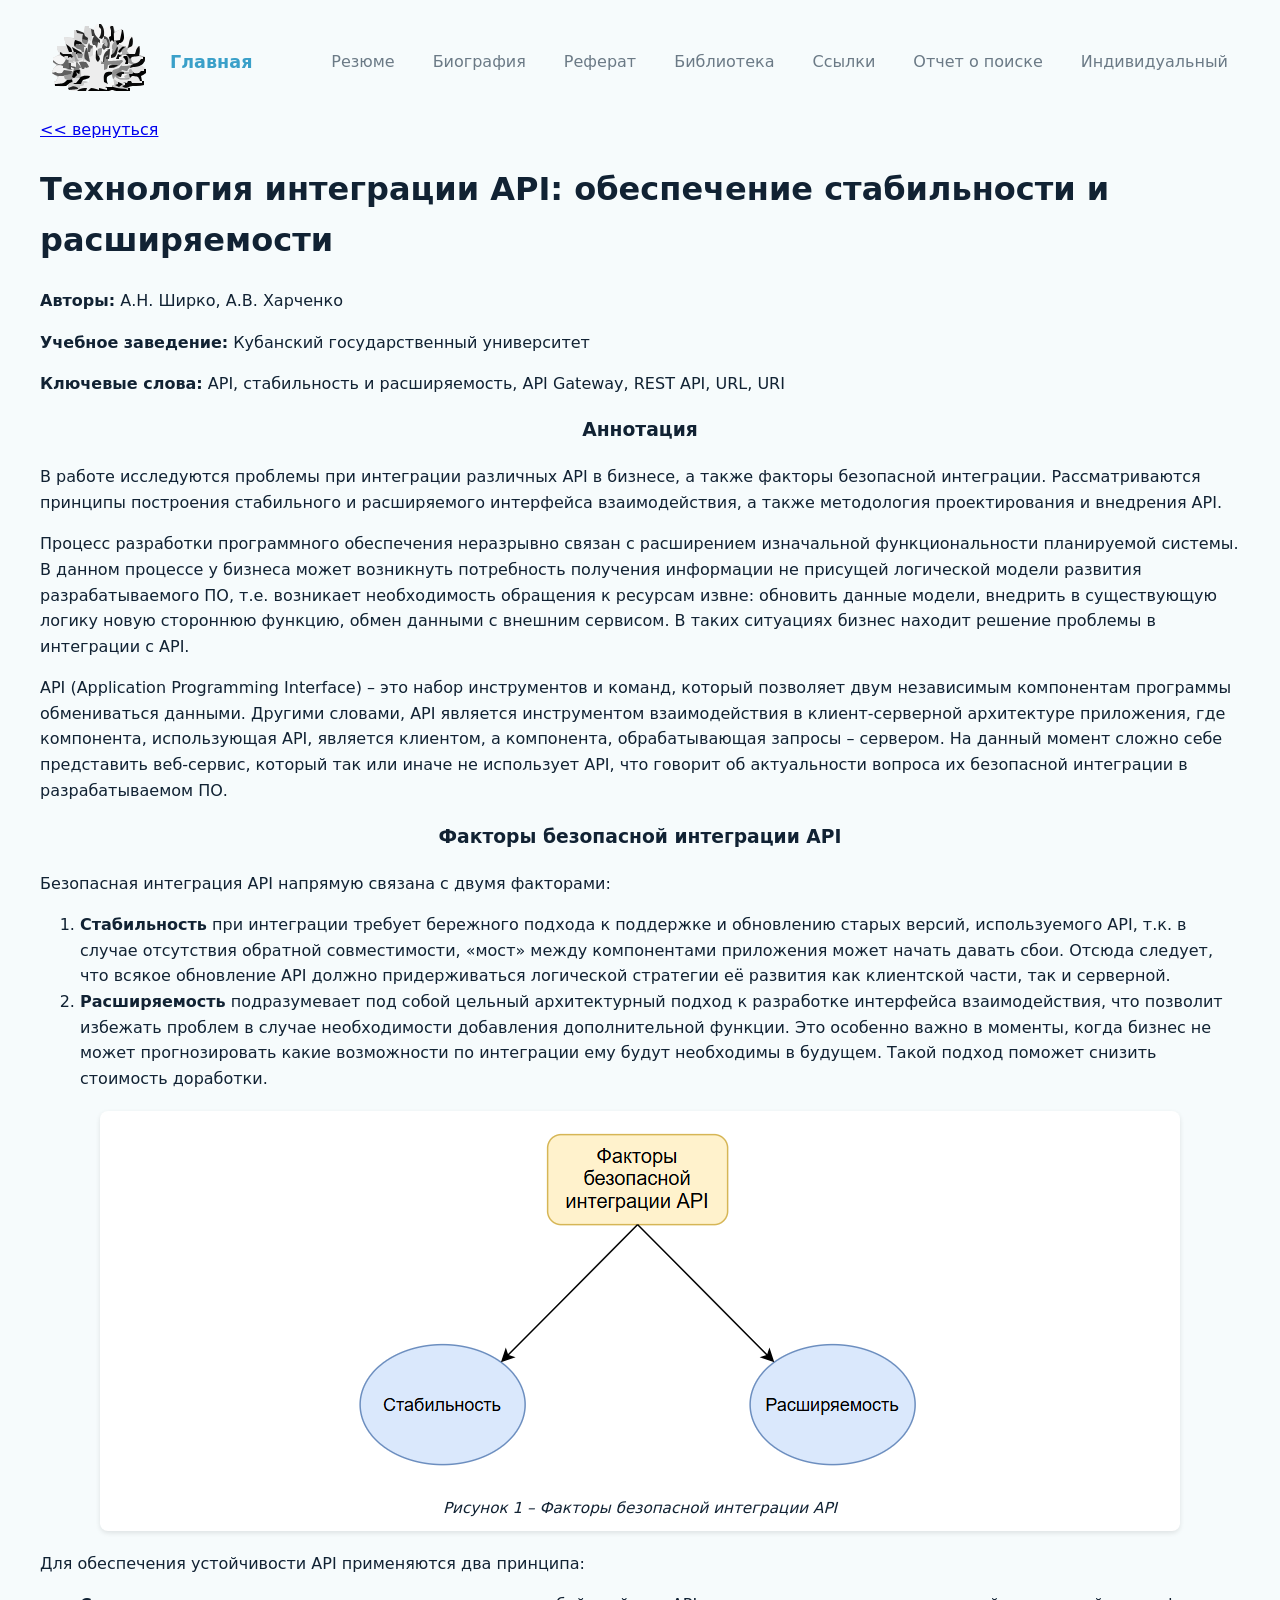
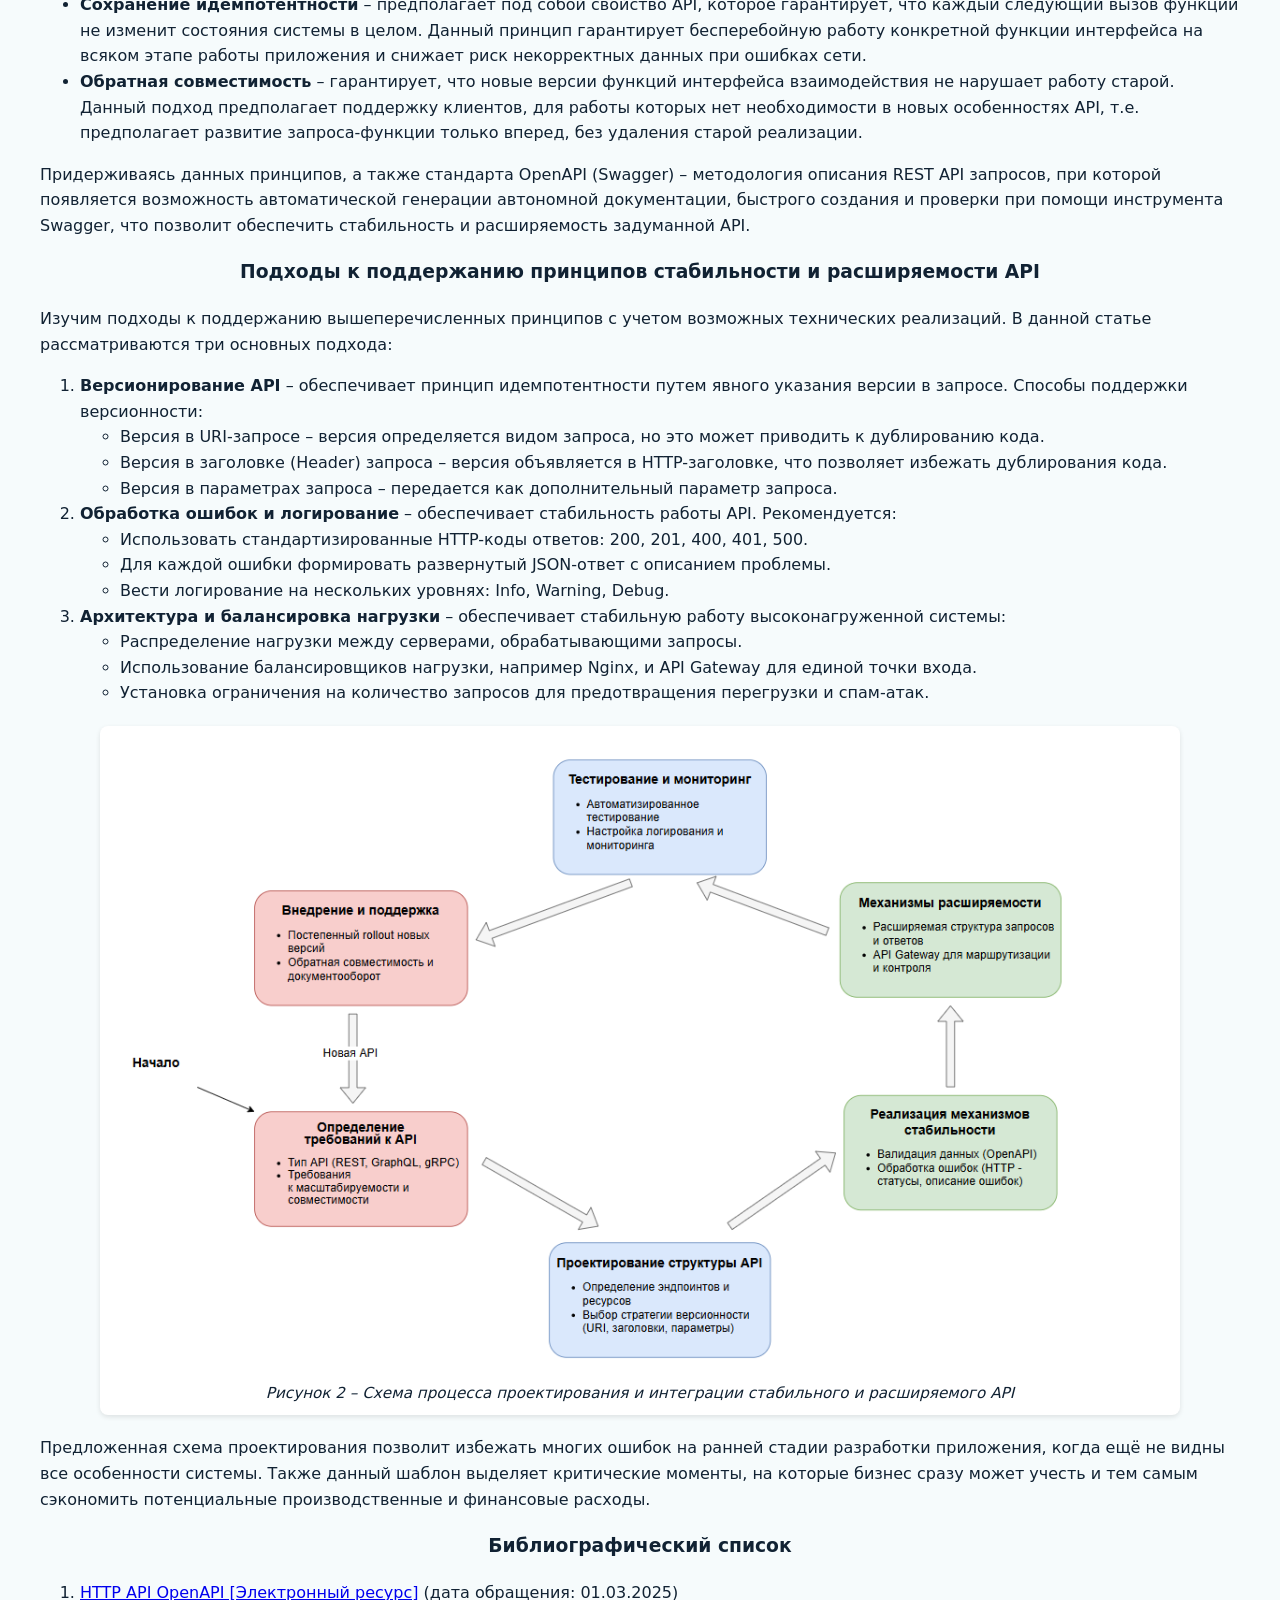
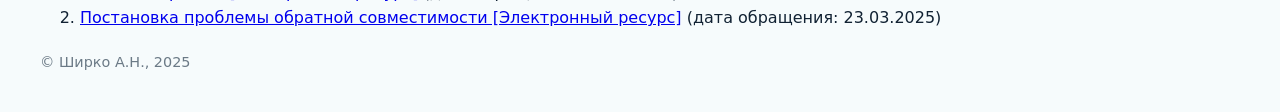
<file: library/article2.htm>
<!DOCTYPE html>
<html lang="ru">
  <head>
    <meta charset="utf-8">
    <meta name="viewport" content="width=device-width,initial-scale=1">
    <title>Статья 2</title>
    <link rel="stylesheet" href="../master_style.css">
  </head>
  <body>
    <div class="container">
      <header class="header">
        <a class="brand" href="../index.htm">
          <span class="logof">
            <img src="../assets/logo.svg" alt="Логотип" />
          </span> Главная </a>
        <nav class="primary">
          <a href="../contacts/private.htm">Резюме</a>
          <a href="../index.htm">Биография</a>
          <a href="../diss/index.htm">Реферат</a>
          <a href="../library/index.htm">Библиотека</a>
          <a href="../links/index.htm">Ссылки</a>
          <a href="../links/report.htm">Отчет о поиске</a>
          <a href="../ind/index.htm">Индивидуальный</a>
        </nav>
      </header>
      <a href="../library/index.htm">&lt;&lt; вернуться</a>
      <h1>Технология интеграции API: обеспечение стабильности и расширяемости</h1>
      <p>
        <strong>Авторы:</strong> А.Н. Ширко, А.В. Харченко
      </p>
      <p>
        <strong>Учебное заведение:</strong> Кубанский государственный университет
      </p>
      <p>
        <strong>Ключевые слова:</strong> API, стабильность и расширяемость, API Gateway, REST API, URL, URI
      </p>
      <h3 style="text-align: center;">Аннотация</h3>
      <p>В работе исследуются проблемы при интеграции различных API в бизнесе, а также факторы безопасной интеграции. Рассматриваются принципы построения стабильного и расширяемого интерфейса взаимодействия, а также методология проектирования и внедрения API.</p>
      <p>Процесс разработки программного обеспечения неразрывно связан с расширением изначальной функциональности планируемой системы. В данном процессе у бизнеса может возникнуть потребность получения информации не присущей логической модели развития разрабатываемого ПО, т.е. возникает необходимость обращения к ресурсам извне: обновить данные модели, внедрить в существующую логику новую стороннюю функцию, обмен данными с внешним сервисом. В таких ситуациях бизнес находит решение проблемы в интеграции с API.</p>
      <p>API (Application Programming Interface) – это набор инструментов и команд, который позволяет двум независимым компонентам программы обмениваться данными. Другими словами, API является инструментом взаимодействия в клиент-серверной архитектуре приложения, где компонента, использующая API, является клиентом, а компонента, обрабатывающая запросы – сервером. На данный момент сложно себе представить веб-сервис, который так или иначе не использует API, что говорит об актуальности вопроса их безопасной интеграции в разрабатываемом ПО. </p>
      <h3 style="text-align: center;">Факторы безопасной интеграции API</h3>
      <p>Безопасная интеграция API напрямую связана с двумя факторами:</p>
      <ol>
        <li>
          <strong>Стабильность</strong> при интеграции требует бережного подхода к поддержке и обновлению старых версий, используемого API, т.к. в случае отсутствия обратной совместимости, «мост» между компонентами приложения может начать давать сбои. Отсюда следует, что всякое обновление API должно придерживаться логической стратегии её развития как клиентской части, так и серверной.
        </li>
        <li>
          <strong>Расширяемость</strong> подразумевает под собой цельный архитектурный подход к разработке интерфейса взаимодействия, что позволит избежать проблем в случае необходимости добавления дополнительной функции. Это особенно важно в моменты, когда бизнес не может прогнозировать какие возможности по интеграции ему будут необходимы в будущем. Такой подход поможет снизить стоимость доработки.
        </li>
      </ol>
      <!-- Рисунок 1 -->
      <figure class="figure">
        <img src="../assets/figure1_api.png" alt="Факторы безопасной интеграции API">
        <figcaption class="figcaption">Рисунок 1 – Факторы безопасной интеграции API</figcaption>
      </figure>
      <p>Для обеспечения устойчивости API применяются два принципа:</p>
      <ul>
        <li>
          <strong>Сохранение идемпотентности</strong> – предполагает под собой свойство API, которое гарантирует, что каждый следующий вызов функции не изменит состояния системы в целом. Данный принцип гарантирует бесперебойную работу конкретной функции интерфейса на всяком этапе работы приложения и снижает риск некорректных данных при ошибках сети.
        </li>
        <li>
          <strong>Обратная совместимость</strong> – гарантирует, что новые версии функций интерфейса взаимодействия не нарушает работу старой. Данный подход предполагает поддержку клиентов, для работы которых нет необходимости в новых особенностях API, т.е. предполагает развитие запроса-функции только вперед, без удаления старой реализации.
        </li>
      </ul>
      <p>Придерживаясь данных принципов, а также стандарта OpenAPI (Swagger) – методология описания REST API запросов, при которой появляется возможность автоматической генерации автономной документации, быстрого создания и проверки при помощи инструмента Swagger, что позволит обеспечить стабильность и расширяемость задуманной API.</p>
      <h3 style="text-align: center;">Подходы к поддержанию принципов стабильности и расширяемости API</h3>
      <p>Изучим подходы к поддержанию вышеперечисленных принципов с учетом возможных технических реализаций. В данной статье рассматриваются три основных подхода:</p>
      <ol>
        <li>
          <strong>Версионирование API</strong> – обеспечивает принцип идемпотентности путем явного указания версии в запросе. Способы поддержки версионности: <ul>
            <li>Версия в URI-запросе – версия определяется видом запроса, но это может приводить к дублированию кода.</li>
            <li>Версия в заголовке (Header) запроса – версия объявляется в HTTP-заголовке, что позволяет избежать дублирования кода.</li>
            <li>Версия в параметрах запроса – передается как дополнительный параметр запроса.</li>
          </ul>
        </li>
        <li>
          <strong>Обработка ошибок и логирование</strong> – обеспечивает стабильность работы API. Рекомендуется: <ul>
            <li>Использовать стандартизированные HTTP-коды ответов: 200, 201, 400, 401, 500.</li>
            <li>Для каждой ошибки формировать развернутый JSON-ответ с описанием проблемы.</li>
            <li>Вести логирование на нескольких уровнях: Info, Warning, Debug.</li>
          </ul>
        </li>
        <li>
          <strong>Архитектура и балансировка нагрузки</strong> – обеспечивает стабильную работу высоконагруженной системы: <ul>
            <li>Распределение нагрузки между серверами, обрабатывающими запросы.</li>
            <li>Использование балансировщиков нагрузки, например Nginx, и API Gateway для единой точки входа.</li>
            <li>Установка ограничения на количество запросов для предотвращения перегрузки и спам-атак.</li>
          </ul>
        </li>
      </ol>
      <!-- Рисунок 2 -->
      <figure class="figure">
        <img src="../assets/figure2_api.png" alt="Схема процесса проектирования и интеграции API">
        <figcaption class="figcaption">Рисунок 2 – Схема процесса проектирования и интеграции стабильного и расширяемого API</figcaption>
      </figure>
      <p>Предложенная схема проектирования позволит избежать многих ошибок на ранней стадии разработки приложения, когда ещё не видны все особенности системы. Также данный шаблон выделяет критические моменты, на которые бизнес сразу может учесть и тем самым сэкономить потенциальные производственные и финансовые расходы.</p>
      <h3 style="text-align: center;">Библиографический список</h3>
      <ol>
        <li>
          <a href="https://ru.hexlet.io/courses/http-api/lessons/openapi/theory_unit" target="_blank">HTTP API OpenAPI [Электронный ресурс]</a> (дата обращения: 01.03.2025)
        </li>
        <li>
          <a href="https://habr.com/ru/articles/534238/" target="_blank">Постановка проблемы обратной совместимости [Электронный ресурс]</a> (дата обращения: 23.03.2025)
        </li>
      </ol>
      <footer>
        <p>© Ширко А.Н., 2025</p>
      </footer>
    </div>
  </body>
</html>
</file>
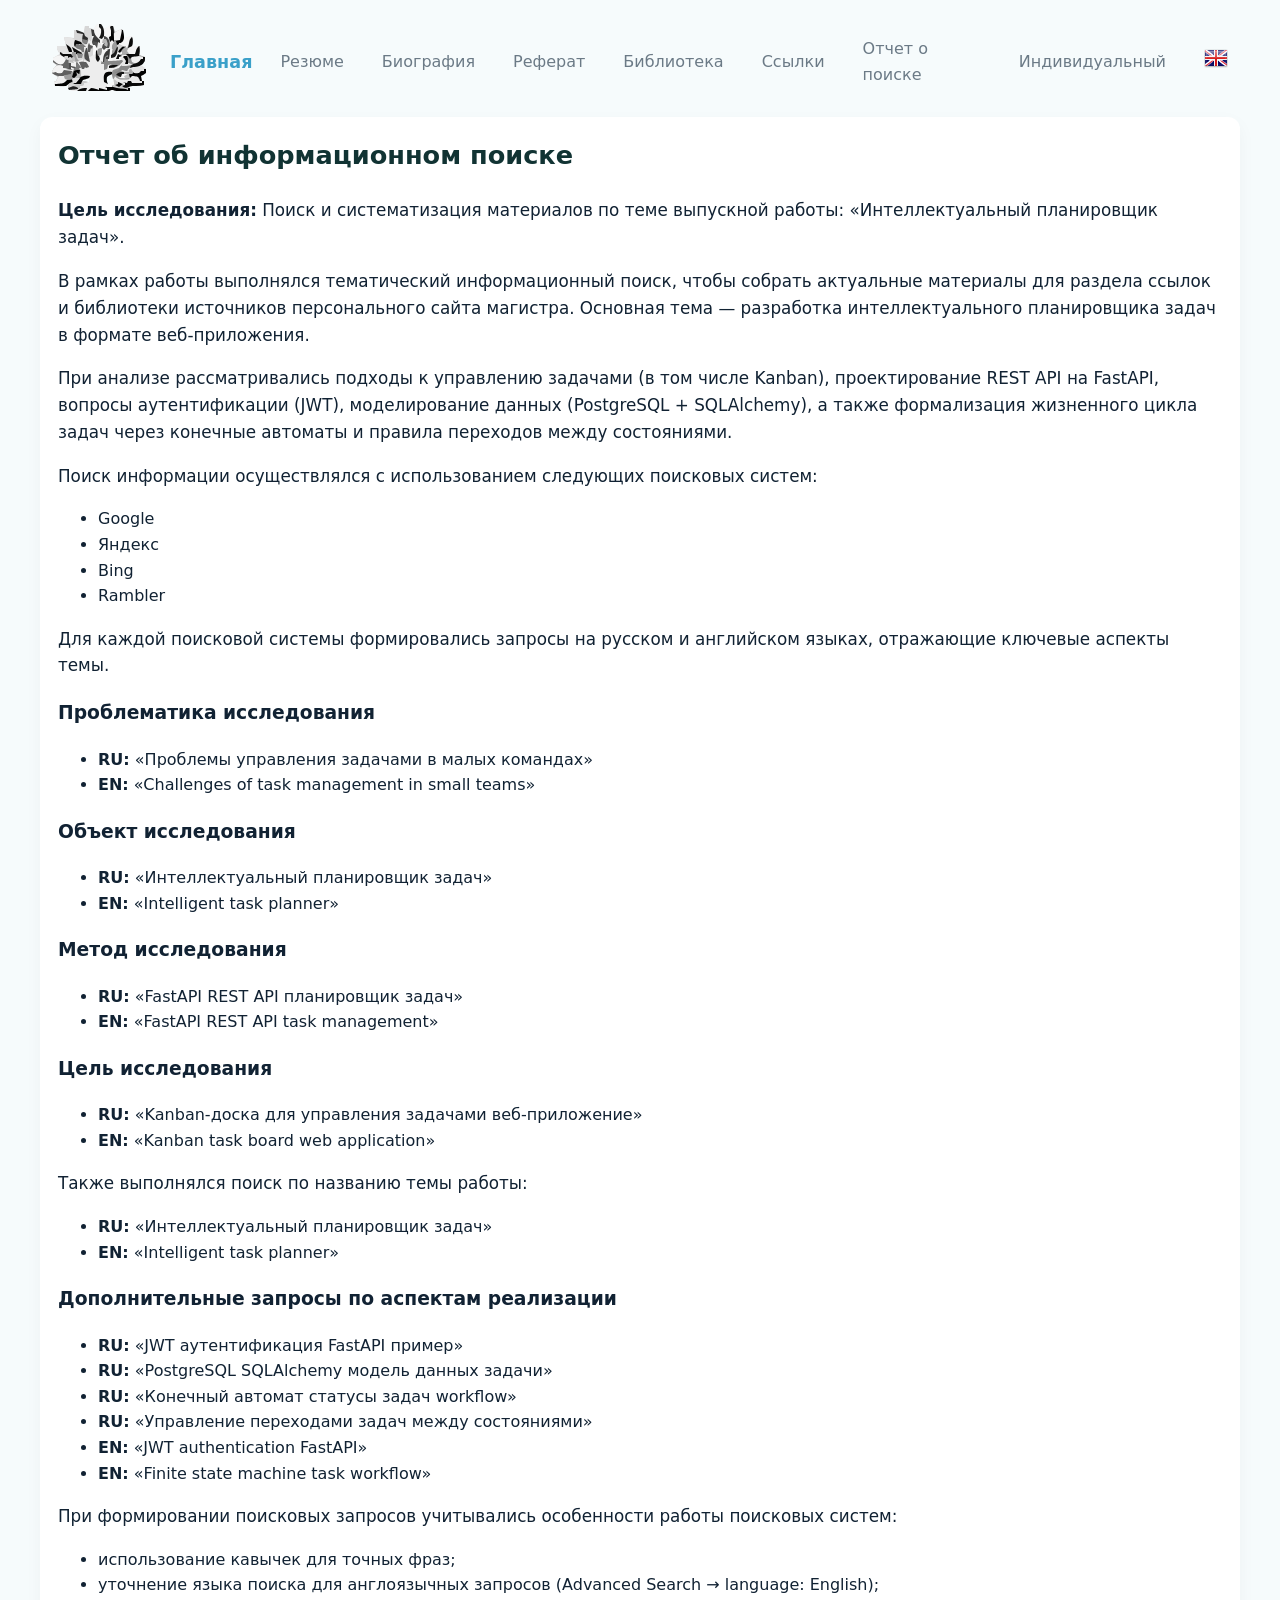
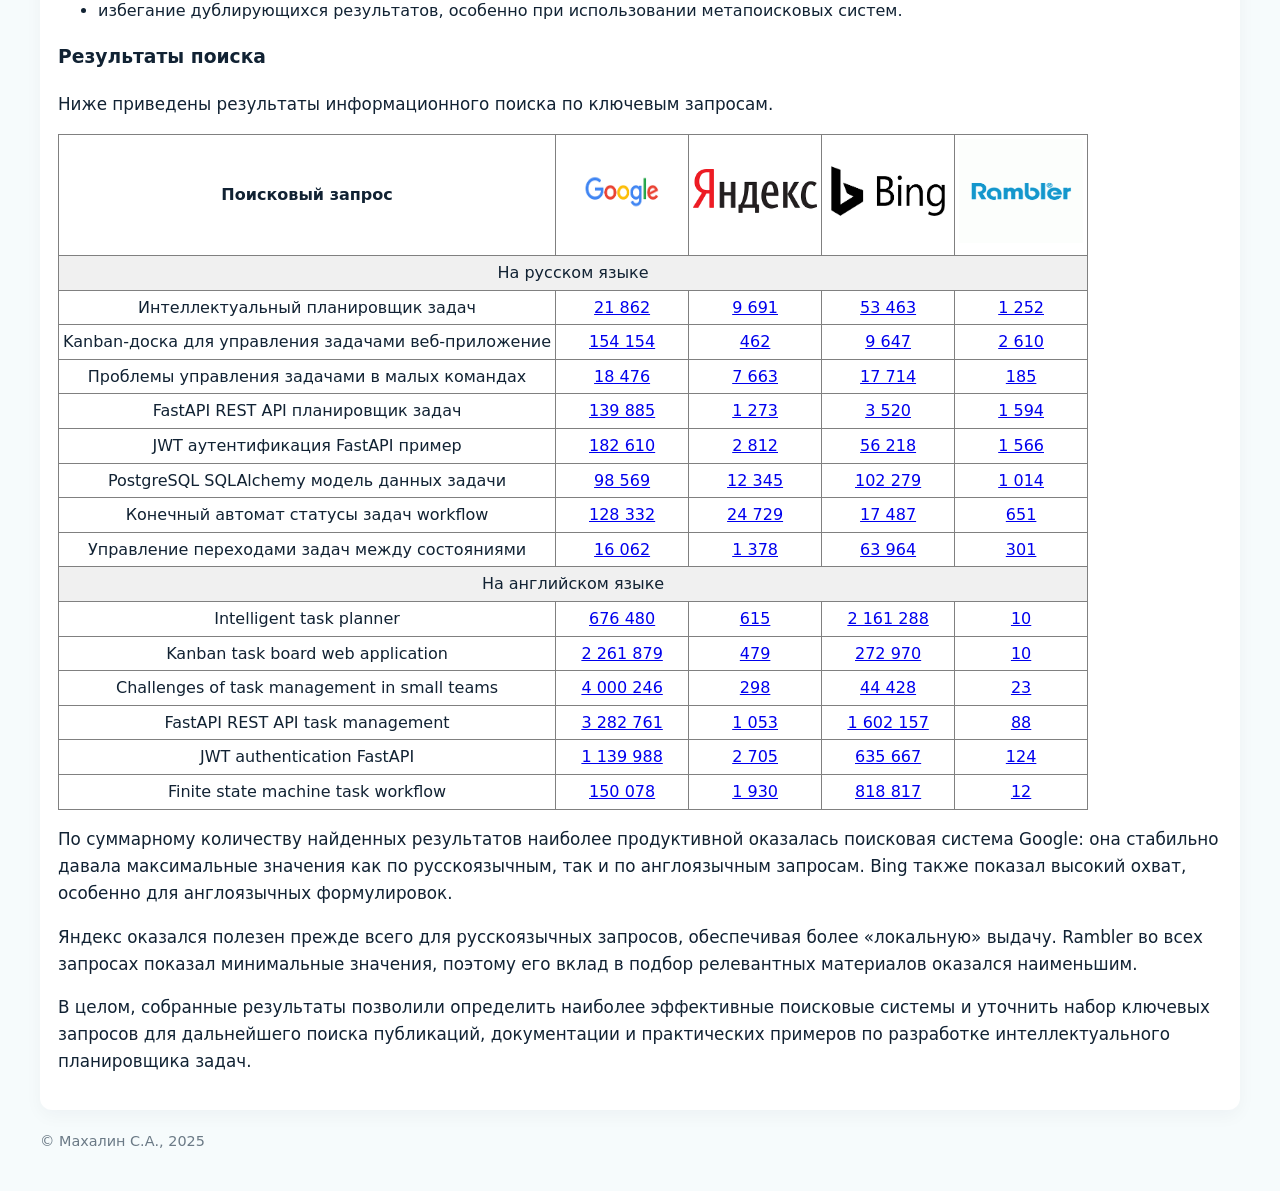
<file: links/report.htm>
<!DOCTYPE html>
<html lang="ru">
<head>
<meta charset="utf-8"/>
<meta content="width=device-width,initial-scale=1" name="viewport"/>
<title>Отчет о поиске</title>
<link href="../master_style.css" rel="stylesheet"/>
</head>
<body>
<div class="container">
<header class="header">
<a class="brand" href="../index.htm">
<span class="logof">
<img alt="Логотип" src="../assets/logo.svg"/>
</span> Главная </a>
<nav class="primary">
<a href="../contacts/private.htm">Резюме</a>
<a href="../index.htm">Биография</a>
<a href="../diss/index.htm">Реферат</a>
<a href="../library/index.htm">Библиотека</a>
<a href="../links/index.htm">Ссылки</a>
<a class="active" href="../links/report.htm">Отчет о поиске</a>
<a href="../ind/index.htm">Индивидуальный</a>
<!-- 🔹 Кнопка переключения языка -->
<a href="./reporte.htm">
<img alt="Английский" height="20" src="../assets/en.png" title="Английский" width="24"/>
</a>
</nav>
</header>
<div class="section">
<h2>Отчет об информационном поиске</h2>




























<p><strong>Цель исследования:</strong> Поиск и систематизация материалов по теме выпускной работы: «Интеллектуальный планировщик задач».</p><p>В рамках работы выполнялся тематический информационный поиск, чтобы собрать актуальные материалы для раздела ссылок и библиотеки источников персонального сайта магистра. Основная тема — разработка интеллектуального планировщика задач в формате веб‑приложения.</p><p>При анализе рассматривались подходы к управлению задачами (в том числе Kanban), проектирование REST API на FastAPI, вопросы аутентификации (JWT), моделирование данных (PostgreSQL + SQLAlchemy), а также формализация жизненного цикла задач через конечные автоматы и правила переходов между состояниями.</p><p>Поиск информации осуществлялся с использованием следующих поисковых систем:</p><ul><li>Google</li><li>Яндекс</li><li>Bing</li><li>Rambler</li></ul><p>Для каждой поисковой системы формировались запросы на русском и английском языках, отражающие ключевые аспекты темы.</p><h3>Проблематика исследования</h3><ul><li><strong>RU:</strong> «Проблемы управления задачами в малых командах»</li><li><strong>EN:</strong> «Challenges of task management in small teams»</li></ul><h3>Объект исследования</h3><ul><li><strong>RU:</strong> «Интеллектуальный планировщик задач»</li><li><strong>EN:</strong> «Intelligent task planner»</li></ul><h3>Метод исследования</h3><ul><li><strong>RU:</strong> «FastAPI REST API планировщик задач»</li><li><strong>EN:</strong> «FastAPI REST API task management»</li></ul><h3>Цель исследования</h3><ul><li><strong>RU:</strong> «Kanban-доска для управления задачами веб-приложение»</li><li><strong>EN:</strong> «Kanban task board web application»</li></ul><p>Также выполнялся поиск по названию темы работы:</p><ul><li><strong>RU:</strong> «Интеллектуальный планировщик задач»</li><li><strong>EN:</strong> «Intelligent task planner»</li></ul><h3>Дополнительные запросы по аспектам реализации</h3><ul><li><strong>RU:</strong> «JWT аутентификация FastAPI пример»</li><li><strong>RU:</strong> «PostgreSQL SQLAlchemy модель данных задачи»</li><li><strong>RU:</strong> «Конечный автомат статусы задач workflow»</li><li><strong>RU:</strong> «Управление переходами задач между состояниями»</li><li><strong>EN:</strong> «JWT authentication FastAPI»</li><li><strong>EN:</strong> «Finite state machine task workflow»</li></ul><p>При формировании поисковых запросов учитывались особенности работы поисковых систем:</p><ul><li>использование кавычек для точных фраз;</li><li>уточнение языка поиска для англоязычных запросов (Advanced Search → language: English);</li><li>избегание дублирующихся результатов, особенно при использовании метапоисковых систем.</li></ul><h3>Результаты поиска</h3><p>Ниже приведены результаты информационного поиска по ключевым запросам.</p><table border="1" cellpadding="4" cellspacing="0" class="search" style="border-collapse: collapse; text-align: center;"><tr style="font-weight: bold;"><td>Поисковый запрос</td><td><a href="https://www.google.com" target="_blank"><img src="./images/google.png" style="width:124px;height:74px;" title="Google"/></a></td><td><a href="http://www.ya.ru" target="_blank"><img src="./images/yandex.png" style="width:124px;height:44px;" title="Яндекс"/></a></td><td><a href="https://www.bing.com" target="_blank"><img src="./images/bing.png" style="width:124px;height:54px;" title="Bing"/></a></td><td><a href="http://www.rambler.ru" target="_blank"><img src="./images/rambler.png" style="width:124px;height:104px;" title="Rambler"/></a></td></tr><tr class="cspan" style="background-color: #f0f0f0;"><td colspan="5">На русском языке</td></tr><tr class="even"><td>Интеллектуальный планировщик задач</td><td><a href="https://www.google.com/search?q=%D0%98%D0%BD%D1%82%D0%B5%D0%BB%D0%BB%D0%B5%D0%BA%D1%82%D1%83%D0%B0%D0%BB%D1%8C%D0%BD%D1%8B%D0%B9+%D0%BF%D0%BB%D0%B0%D0%BD%D0%B8%D1%80%D0%BE%D0%B2%D1%89%D0%B8%D0%BA+%D0%B7%D0%B0%D0%B4%D0%B0%D1%87" target="_blank">21 862</a></td><td><a href="https://yandex.ru/search/?text=%D0%98%D0%BD%D1%82%D0%B5%D0%BB%D0%BB%D0%B5%D0%BA%D1%82%D1%83%D0%B0%D0%BB%D1%8C%D0%BD%D1%8B%D0%B9+%D0%BF%D0%BB%D0%B0%D0%BD%D0%B8%D1%80%D0%BE%D0%B2%D1%89%D0%B8%D0%BA+%D0%B7%D0%B0%D0%B4%D0%B0%D1%87" target="_blank">9 691</a></td><td><a href="https://www.bing.com/search?q=%D0%98%D0%BD%D1%82%D0%B5%D0%BB%D0%BB%D0%B5%D0%BA%D1%82%D1%83%D0%B0%D0%BB%D1%8C%D0%BD%D1%8B%D0%B9+%D0%BF%D0%BB%D0%B0%D0%BD%D0%B8%D1%80%D0%BE%D0%B2%D1%89%D0%B8%D0%BA+%D0%B7%D0%B0%D0%B4%D0%B0%D1%87" target="_blank">53 463</a></td><td><a href="https://nova.rambler.ru/search?query=%D0%98%D0%BD%D1%82%D0%B5%D0%BB%D0%BB%D0%B5%D0%BA%D1%82%D1%83%D0%B0%D0%BB%D1%8C%D0%BD%D1%8B%D0%B9+%D0%BF%D0%BB%D0%B0%D0%BD%D0%B8%D1%80%D0%BE%D0%B2%D1%89%D0%B8%D0%BA+%D0%B7%D0%B0%D0%B4%D0%B0%D1%87" target="_blank">1 252</a></td></tr><tr class="odd"><td>Kanban-доска для управления задачами веб-приложение</td><td><a href="https://www.google.com/search?q=Kanban-%D0%B4%D0%BE%D1%81%D0%BA%D0%B0+%D0%B4%D0%BB%D1%8F+%D1%83%D0%BF%D1%80%D0%B0%D0%B2%D0%BB%D0%B5%D0%BD%D0%B8%D1%8F+%D0%B7%D0%B0%D0%B4%D0%B0%D1%87%D0%B0%D0%BC%D0%B8+%D0%B2%D0%B5%D0%B1-%D0%BF%D1%80%D0%B8%D0%BB%D0%BE%D0%B6%D0%B5%D0%BD%D0%B8%D0%B5" target="_blank">154 154</a></td><td><a href="https://yandex.ru/search/?text=Kanban-%D0%B4%D0%BE%D1%81%D0%BA%D0%B0+%D0%B4%D0%BB%D1%8F+%D1%83%D0%BF%D1%80%D0%B0%D0%B2%D0%BB%D0%B5%D0%BD%D0%B8%D1%8F+%D0%B7%D0%B0%D0%B4%D0%B0%D1%87%D0%B0%D0%BC%D0%B8+%D0%B2%D0%B5%D0%B1-%D0%BF%D1%80%D0%B8%D0%BB%D0%BE%D0%B6%D0%B5%D0%BD%D0%B8%D0%B5" target="_blank">462</a></td><td><a href="https://www.bing.com/search?q=Kanban-%D0%B4%D0%BE%D1%81%D0%BA%D0%B0+%D0%B4%D0%BB%D1%8F+%D1%83%D0%BF%D1%80%D0%B0%D0%B2%D0%BB%D0%B5%D0%BD%D0%B8%D1%8F+%D0%B7%D0%B0%D0%B4%D0%B0%D1%87%D0%B0%D0%BC%D0%B8+%D0%B2%D0%B5%D0%B1-%D0%BF%D1%80%D0%B8%D0%BB%D0%BE%D0%B6%D0%B5%D0%BD%D0%B8%D0%B5" target="_blank">9 647</a></td><td><a href="https://nova.rambler.ru/search?query=Kanban-%D0%B4%D0%BE%D1%81%D0%BA%D0%B0+%D0%B4%D0%BB%D1%8F+%D1%83%D0%BF%D1%80%D0%B0%D0%B2%D0%BB%D0%B5%D0%BD%D0%B8%D1%8F+%D0%B7%D0%B0%D0%B4%D0%B0%D1%87%D0%B0%D0%BC%D0%B8+%D0%B2%D0%B5%D0%B1-%D0%BF%D1%80%D0%B8%D0%BB%D0%BE%D0%B6%D0%B5%D0%BD%D0%B8%D0%B5" target="_blank">2 610</a></td></tr><tr class="even"><td>Проблемы управления задачами в малых командах</td><td><a href="https://www.google.com/search?q=%D0%9F%D1%80%D0%BE%D0%B1%D0%BB%D0%B5%D0%BC%D1%8B+%D1%83%D0%BF%D1%80%D0%B0%D0%B2%D0%BB%D0%B5%D0%BD%D0%B8%D1%8F+%D0%B7%D0%B0%D0%B4%D0%B0%D1%87%D0%B0%D0%BC%D0%B8+%D0%B2+%D0%BC%D0%B0%D0%BB%D1%8B%D1%85+%D0%BA%D0%BE%D0%BC%D0%B0%D0%BD%D0%B4%D0%B0%D1%85" target="_blank">18 476</a></td><td><a href="https://yandex.ru/search/?text=%D0%9F%D1%80%D0%BE%D0%B1%D0%BB%D0%B5%D0%BC%D1%8B+%D1%83%D0%BF%D1%80%D0%B0%D0%B2%D0%BB%D0%B5%D0%BD%D0%B8%D1%8F+%D0%B7%D0%B0%D0%B4%D0%B0%D1%87%D0%B0%D0%BC%D0%B8+%D0%B2+%D0%BC%D0%B0%D0%BB%D1%8B%D1%85+%D0%BA%D0%BE%D0%BC%D0%B0%D0%BD%D0%B4%D0%B0%D1%85" target="_blank">7 663</a></td><td><a href="https://www.bing.com/search?q=%D0%9F%D1%80%D0%BE%D0%B1%D0%BB%D0%B5%D0%BC%D1%8B+%D1%83%D0%BF%D1%80%D0%B0%D0%B2%D0%BB%D0%B5%D0%BD%D0%B8%D1%8F+%D0%B7%D0%B0%D0%B4%D0%B0%D1%87%D0%B0%D0%BC%D0%B8+%D0%B2+%D0%BC%D0%B0%D0%BB%D1%8B%D1%85+%D0%BA%D0%BE%D0%BC%D0%B0%D0%BD%D0%B4%D0%B0%D1%85" target="_blank">17 714</a></td><td><a href="https://nova.rambler.ru/search?query=%D0%9F%D1%80%D0%BE%D0%B1%D0%BB%D0%B5%D0%BC%D1%8B+%D1%83%D0%BF%D1%80%D0%B0%D0%B2%D0%BB%D0%B5%D0%BD%D0%B8%D1%8F+%D0%B7%D0%B0%D0%B4%D0%B0%D1%87%D0%B0%D0%BC%D0%B8+%D0%B2+%D0%BC%D0%B0%D0%BB%D1%8B%D1%85+%D0%BA%D0%BE%D0%BC%D0%B0%D0%BD%D0%B4%D0%B0%D1%85" target="_blank">185</a></td></tr><tr class="odd"><td>FastAPI REST API планировщик задач</td><td><a href="https://www.google.com/search?q=FastAPI+REST+API+%D0%BF%D0%BB%D0%B0%D0%BD%D0%B8%D1%80%D0%BE%D0%B2%D1%89%D0%B8%D0%BA+%D0%B7%D0%B0%D0%B4%D0%B0%D1%87" target="_blank">139 885</a></td><td><a href="https://yandex.ru/search/?text=FastAPI+REST+API+%D0%BF%D0%BB%D0%B0%D0%BD%D0%B8%D1%80%D0%BE%D0%B2%D1%89%D0%B8%D0%BA+%D0%B7%D0%B0%D0%B4%D0%B0%D1%87" target="_blank">1 273</a></td><td><a href="https://www.bing.com/search?q=FastAPI+REST+API+%D0%BF%D0%BB%D0%B0%D0%BD%D0%B8%D1%80%D0%BE%D0%B2%D1%89%D0%B8%D0%BA+%D0%B7%D0%B0%D0%B4%D0%B0%D1%87" target="_blank">3 520</a></td><td><a href="https://nova.rambler.ru/search?query=FastAPI+REST+API+%D0%BF%D0%BB%D0%B0%D0%BD%D0%B8%D1%80%D0%BE%D0%B2%D1%89%D0%B8%D0%BA+%D0%B7%D0%B0%D0%B4%D0%B0%D1%87" target="_blank">1 594</a></td></tr><tr class="even"><td>JWT аутентификация FastAPI пример</td><td><a href="https://www.google.com/search?q=JWT+%D0%B0%D1%83%D1%82%D0%B5%D0%BD%D1%82%D0%B8%D1%84%D0%B8%D0%BA%D0%B0%D1%86%D0%B8%D1%8F+FastAPI+%D0%BF%D1%80%D0%B8%D0%BC%D0%B5%D1%80" target="_blank">182 610</a></td><td><a href="https://yandex.ru/search/?text=JWT+%D0%B0%D1%83%D1%82%D0%B5%D0%BD%D1%82%D0%B8%D1%84%D0%B8%D0%BA%D0%B0%D1%86%D0%B8%D1%8F+FastAPI+%D0%BF%D1%80%D0%B8%D0%BC%D0%B5%D1%80" target="_blank">2 812</a></td><td><a href="https://www.bing.com/search?q=JWT+%D0%B0%D1%83%D1%82%D0%B5%D0%BD%D1%82%D0%B8%D1%84%D0%B8%D0%BA%D0%B0%D1%86%D0%B8%D1%8F+FastAPI+%D0%BF%D1%80%D0%B8%D0%BC%D0%B5%D1%80" target="_blank">56 218</a></td><td><a href="https://nova.rambler.ru/search?query=JWT+%D0%B0%D1%83%D1%82%D0%B5%D0%BD%D1%82%D0%B8%D1%84%D0%B8%D0%BA%D0%B0%D1%86%D0%B8%D1%8F+FastAPI+%D0%BF%D1%80%D0%B8%D0%BC%D0%B5%D1%80" target="_blank">1 566</a></td></tr><tr class="odd"><td>PostgreSQL SQLAlchemy модель данных задачи</td><td><a href="https://www.google.com/search?q=PostgreSQL+SQLAlchemy+%D0%BC%D0%BE%D0%B4%D0%B5%D0%BB%D1%8C+%D0%B4%D0%B0%D0%BD%D0%BD%D1%8B%D1%85+%D0%B7%D0%B0%D0%B4%D0%B0%D1%87%D0%B8" target="_blank">98 569</a></td><td><a href="https://yandex.ru/search/?text=PostgreSQL+SQLAlchemy+%D0%BC%D0%BE%D0%B4%D0%B5%D0%BB%D1%8C+%D0%B4%D0%B0%D0%BD%D0%BD%D1%8B%D1%85+%D0%B7%D0%B0%D0%B4%D0%B0%D1%87%D0%B8" target="_blank">12 345</a></td><td><a href="https://www.bing.com/search?q=PostgreSQL+SQLAlchemy+%D0%BC%D0%BE%D0%B4%D0%B5%D0%BB%D1%8C+%D0%B4%D0%B0%D0%BD%D0%BD%D1%8B%D1%85+%D0%B7%D0%B0%D0%B4%D0%B0%D1%87%D0%B8" target="_blank">102 279</a></td><td><a href="https://nova.rambler.ru/search?query=PostgreSQL+SQLAlchemy+%D0%BC%D0%BE%D0%B4%D0%B5%D0%BB%D1%8C+%D0%B4%D0%B0%D0%BD%D0%BD%D1%8B%D1%85+%D0%B7%D0%B0%D0%B4%D0%B0%D1%87%D0%B8" target="_blank">1 014</a></td></tr><tr class="even"><td>Конечный автомат статусы задач workflow</td><td><a href="https://www.google.com/search?q=%D0%9A%D0%BE%D0%BD%D0%B5%D1%87%D0%BD%D1%8B%D0%B9+%D0%B0%D0%B2%D1%82%D0%BE%D0%BC%D0%B0%D1%82+%D1%81%D1%82%D0%B0%D1%82%D1%83%D1%81%D1%8B+%D0%B7%D0%B0%D0%B4%D0%B0%D1%87+workflow" target="_blank">128 332</a></td><td><a href="https://yandex.ru/search/?text=%D0%9A%D0%BE%D0%BD%D0%B5%D1%87%D0%BD%D1%8B%D0%B9+%D0%B0%D0%B2%D1%82%D0%BE%D0%BC%D0%B0%D1%82+%D1%81%D1%82%D0%B0%D1%82%D1%83%D1%81%D1%8B+%D0%B7%D0%B0%D0%B4%D0%B0%D1%87+workflow" target="_blank">24 729</a></td><td><a href="https://www.bing.com/search?q=%D0%9A%D0%BE%D0%BD%D0%B5%D1%87%D0%BD%D1%8B%D0%B9+%D0%B0%D0%B2%D1%82%D0%BE%D0%BC%D0%B0%D1%82+%D1%81%D1%82%D0%B0%D1%82%D1%83%D1%81%D1%8B+%D0%B7%D0%B0%D0%B4%D0%B0%D1%87+workflow" target="_blank">17 487</a></td><td><a href="https://nova.rambler.ru/search?query=%D0%9A%D0%BE%D0%BD%D0%B5%D1%87%D0%BD%D1%8B%D0%B9+%D0%B0%D0%B2%D1%82%D0%BE%D0%BC%D0%B0%D1%82+%D1%81%D1%82%D0%B0%D1%82%D1%83%D1%81%D1%8B+%D0%B7%D0%B0%D0%B4%D0%B0%D1%87+workflow" target="_blank">651</a></td></tr><tr class="odd"><td>Управление переходами задач между состояниями</td><td><a href="https://www.google.com/search?q=%D0%A3%D0%BF%D1%80%D0%B0%D0%B2%D0%BB%D0%B5%D0%BD%D0%B8%D0%B5+%D0%BF%D0%B5%D1%80%D0%B5%D1%85%D0%BE%D0%B4%D0%B0%D0%BC%D0%B8+%D0%B7%D0%B0%D0%B4%D0%B0%D1%87+%D0%BC%D0%B5%D0%B6%D0%B4%D1%83+%D1%81%D0%BE%D1%81%D1%82%D0%BE%D1%8F%D0%BD%D0%B8%D1%8F%D0%BC%D0%B8" target="_blank">16 062</a></td><td><a href="https://yandex.ru/search/?text=%D0%A3%D0%BF%D1%80%D0%B0%D0%B2%D0%BB%D0%B5%D0%BD%D0%B8%D0%B5+%D0%BF%D0%B5%D1%80%D0%B5%D1%85%D0%BE%D0%B4%D0%B0%D0%BC%D0%B8+%D0%B7%D0%B0%D0%B4%D0%B0%D1%87+%D0%BC%D0%B5%D0%B6%D0%B4%D1%83+%D1%81%D0%BE%D1%81%D1%82%D0%BE%D1%8F%D0%BD%D0%B8%D1%8F%D0%BC%D0%B8" target="_blank">1 378</a></td><td><a href="https://www.bing.com/search?q=%D0%A3%D0%BF%D1%80%D0%B0%D0%B2%D0%BB%D0%B5%D0%BD%D0%B8%D0%B5+%D0%BF%D0%B5%D1%80%D0%B5%D1%85%D0%BE%D0%B4%D0%B0%D0%BC%D0%B8+%D0%B7%D0%B0%D0%B4%D0%B0%D1%87+%D0%BC%D0%B5%D0%B6%D0%B4%D1%83+%D1%81%D0%BE%D1%81%D1%82%D0%BE%D1%8F%D0%BD%D0%B8%D1%8F%D0%BC%D0%B8" target="_blank">63 964</a></td><td><a href="https://nova.rambler.ru/search?query=%D0%A3%D0%BF%D1%80%D0%B0%D0%B2%D0%BB%D0%B5%D0%BD%D0%B8%D0%B5+%D0%BF%D0%B5%D1%80%D0%B5%D1%85%D0%BE%D0%B4%D0%B0%D0%BC%D0%B8+%D0%B7%D0%B0%D0%B4%D0%B0%D1%87+%D0%BC%D0%B5%D0%B6%D0%B4%D1%83+%D1%81%D0%BE%D1%81%D1%82%D0%BE%D1%8F%D0%BD%D0%B8%D1%8F%D0%BC%D0%B8" target="_blank">301</a></td></tr><tr class="cspan" style="background-color: #f0f0f0;"><td colspan="5">На английском языке</td></tr><tr class="even"><td>Intelligent task planner</td><td><a href="https://www.google.com/search?q=Intelligent+task+planner" target="_blank">676 480</a></td><td><a href="https://yandex.ru/search/?text=Intelligent+task+planner" target="_blank">615</a></td><td><a href="https://www.bing.com/search?q=Intelligent+task+planner" target="_blank">2 161 288</a></td><td><a href="https://nova.rambler.ru/search?query=Intelligent+task+planner" target="_blank">10</a></td></tr><tr class="odd"><td>Kanban task board web application</td><td><a href="https://www.google.com/search?q=Kanban+task+board+web+application" target="_blank">2 261 879</a></td><td><a href="https://yandex.ru/search/?text=Kanban+task+board+web+application" target="_blank">479</a></td><td><a href="https://www.bing.com/search?q=Kanban+task+board+web+application" target="_blank">272 970</a></td><td><a href="https://nova.rambler.ru/search?query=Kanban+task+board+web+application" target="_blank">10</a></td></tr><tr class="even"><td>Challenges of task management in small teams</td><td><a href="https://www.google.com/search?q=Challenges+of+task+management+in+small+teams" target="_blank">4 000 246</a></td><td><a href="https://yandex.ru/search/?text=Challenges+of+task+management+in+small+teams" target="_blank">298</a></td><td><a href="https://www.bing.com/search?q=Challenges+of+task+management+in+small+teams" target="_blank">44 428</a></td><td><a href="https://nova.rambler.ru/search?query=Challenges+of+task+management+in+small+teams" target="_blank">23</a></td></tr><tr class="odd"><td>FastAPI REST API task management</td><td><a href="https://www.google.com/search?q=FastAPI+REST+API+task+management" target="_blank">3 282 761</a></td><td><a href="https://yandex.ru/search/?text=FastAPI+REST+API+task+management" target="_blank">1 053</a></td><td><a href="https://www.bing.com/search?q=FastAPI+REST+API+task+management" target="_blank">1 602 157</a></td><td><a href="https://nova.rambler.ru/search?query=FastAPI+REST+API+task+management" target="_blank">88</a></td></tr><tr class="even"><td>JWT authentication FastAPI</td><td><a href="https://www.google.com/search?q=JWT+authentication+FastAPI" target="_blank">1 139 988</a></td><td><a href="https://yandex.ru/search/?text=JWT+authentication+FastAPI" target="_blank">2 705</a></td><td><a href="https://www.bing.com/search?q=JWT+authentication+FastAPI" target="_blank">635 667</a></td><td><a href="https://nova.rambler.ru/search?query=JWT+authentication+FastAPI" target="_blank">124</a></td></tr><tr class="odd"><td>Finite state machine task workflow</td><td><a href="https://www.google.com/search?q=Finite+state+machine+task+workflow" target="_blank">150 078</a></td><td><a href="https://yandex.ru/search/?text=Finite+state+machine+task+workflow" target="_blank">1 930</a></td><td><a href="https://www.bing.com/search?q=Finite+state+machine+task+workflow" target="_blank">818 817</a></td><td><a href="https://nova.rambler.ru/search?query=Finite+state+machine+task+workflow" target="_blank">12</a></td></tr></table><p>По суммарному количеству найденных результатов наиболее продуктивной оказалась поисковая система Google: она стабильно давала максимальные значения как по русскоязычным, так и по англоязычным запросам. Bing также показал высокий охват, особенно для англоязычных формулировок.</p><p>Яндекс оказался полезен прежде всего для русскоязычных запросов, обеспечивая более «локальную» выдачу. Rambler во всех запросах показал минимальные значения, поэтому его вклад в подбор релевантных материалов оказался наименьшим.</p><p>В целом, собранные результаты позволили определить наиболее эффективные поисковые системы и уточнить набор ключевых запросов для дальнейшего поиска публикаций, документации и практических примеров по разработке интеллектуального планировщика задач.</p></div>
<footer>
<p>© Махалин С.А., 2025</p>
</footer>
</div>
</body>
</html>
</file>
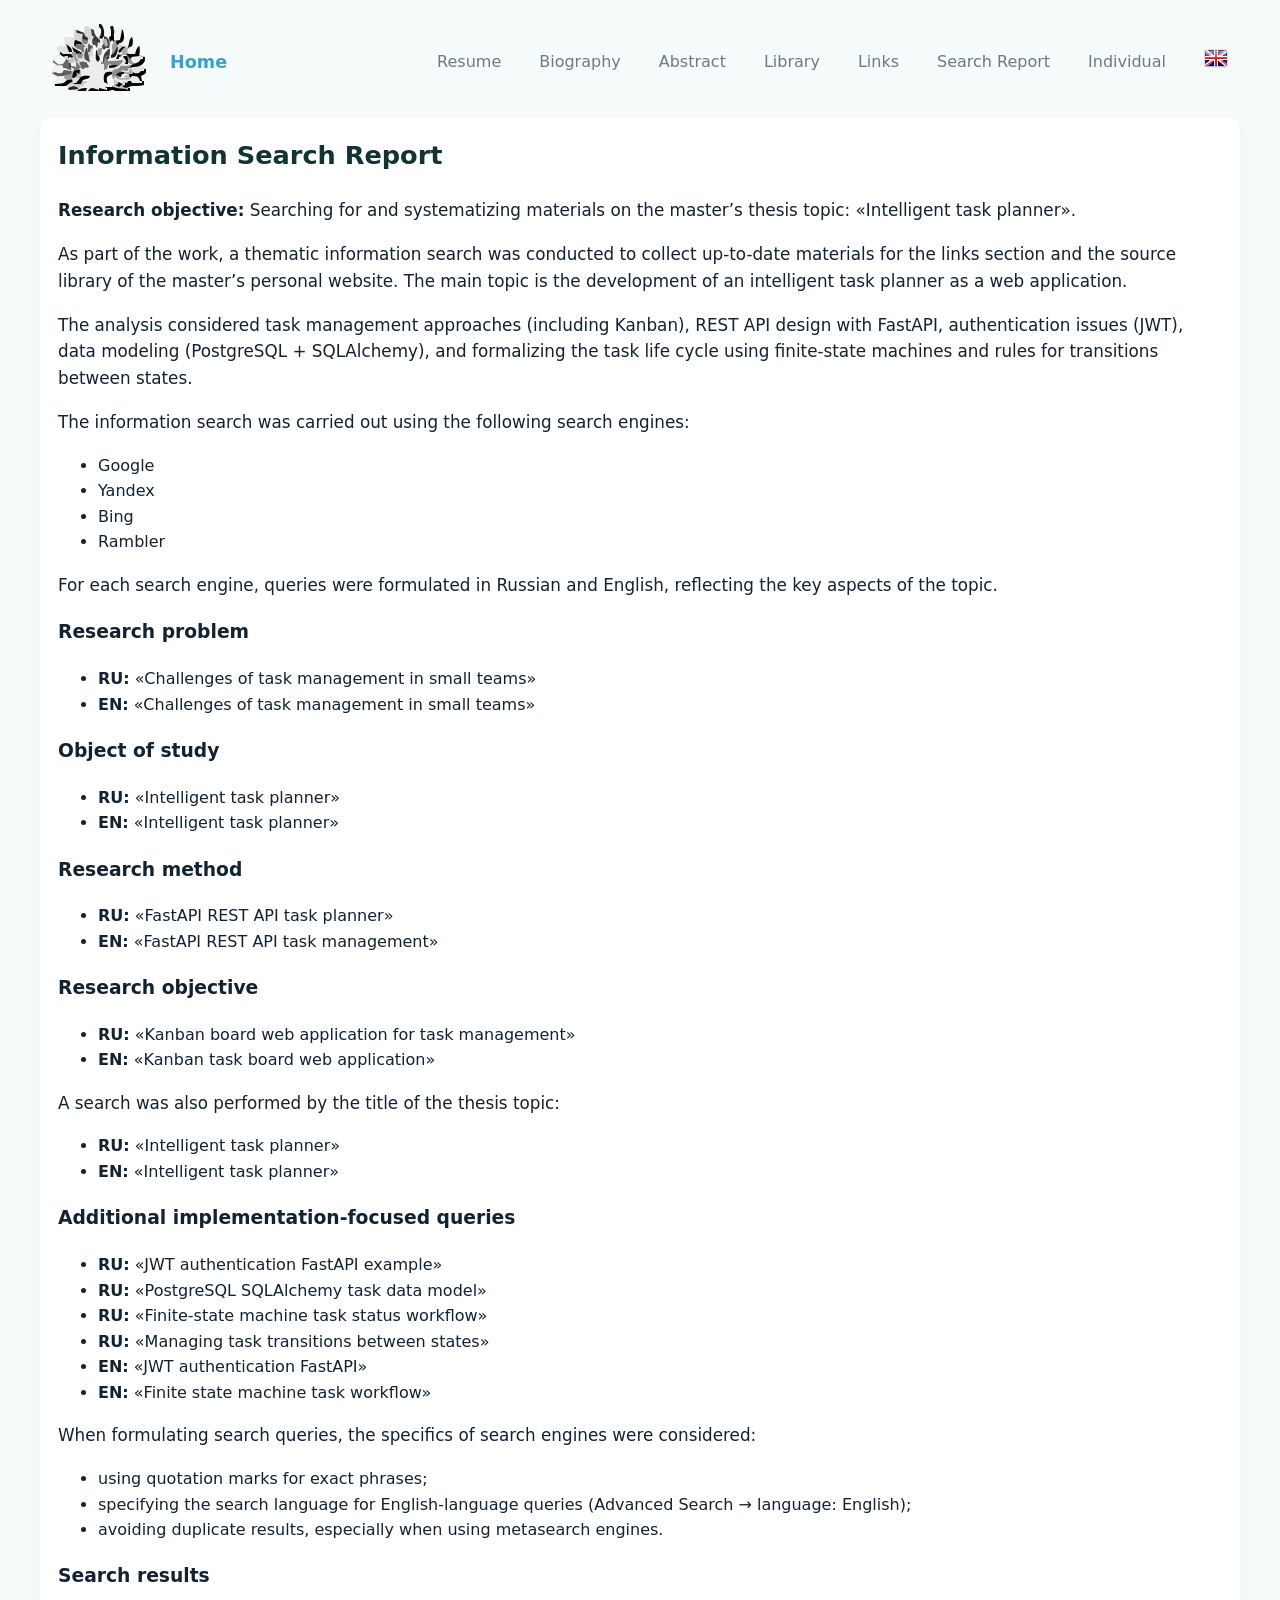
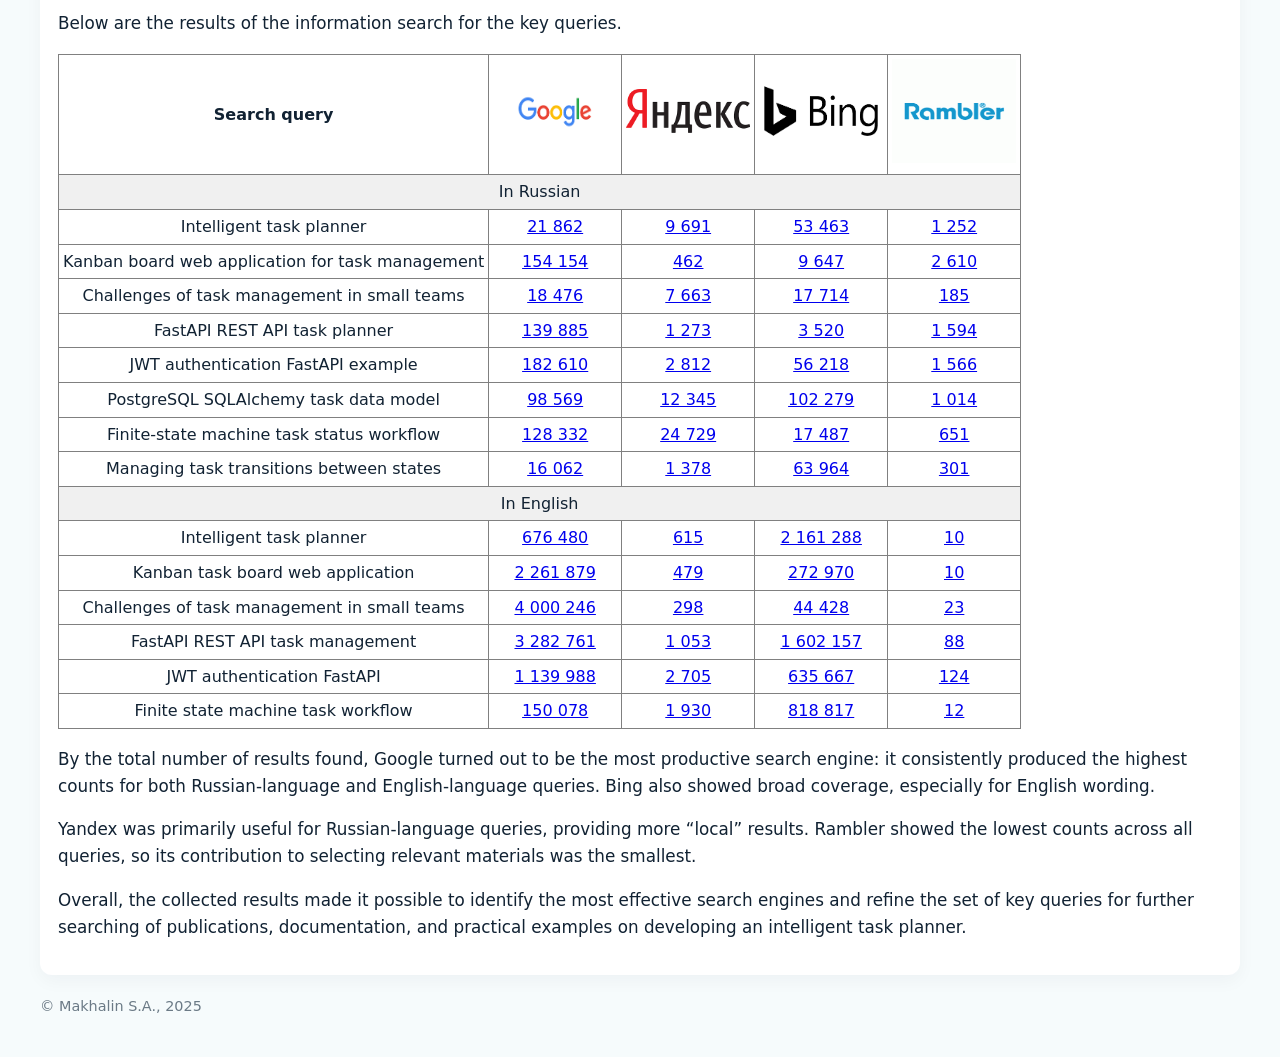
<file: links/reporte.htm>
<!DOCTYPE html>
<html lang="ru">
<head>
<meta charset="utf-8"/>
<meta content="width=device-width,initial-scale=1" name="viewport"/>
<title>Search Report</title>
<link href="../master_style.css" rel="stylesheet"/>
</head>
<body>
<div class="container">
<header class="header">
<a class="brand" href="../index.htm">
<span class="logof">
<img alt="Logo" src="../assets/logo.svg"/>
</span> Home </a>
<nav class="primary">
<a href="../contacts/private.htm">Resume</a>
<a href="../index.htm">Biography</a>
<a href="../diss/index.htm">Abstract</a>
<a href="../library/index.htm">Library</a>
<a href="../links/index.htm">Links</a>
<a class="active" href="../links/report.htm">Search Report</a>
<a href="../ind/index.htm">Individual</a>
<!-- 🔹 Language switch button -->
<a href="./reporte.htm">
<img alt="English" height="20" src="../assets/en.png" title="English" width="24"/>
</a>
</nav>
</header>
<div class="section">
<h2>Information Search Report</h2>




























<p><strong>Research objective:</strong> Searching for and systematizing materials on the master’s thesis topic: «Intelligent task planner».</p><p>As part of the work, a thematic information search was conducted to collect up-to-date materials for the links section and the source library of the master’s personal website. The main topic is the development of an intelligent task planner as a web application.</p><p>The analysis considered task management approaches (including Kanban), REST API design with FastAPI, authentication issues (JWT), data modeling (PostgreSQL + SQLAlchemy), and formalizing the task life cycle using finite-state machines and rules for transitions between states.</p><p>The information search was carried out using the following search engines:</p><ul><li>Google</li><li>Yandex</li><li>Bing</li><li>Rambler</li></ul><p>For each search engine, queries were formulated in Russian and English, reflecting the key aspects of the topic.</p><h3>Research problem</h3><ul><li><strong>RU:</strong> «Challenges of task management in small teams»</li><li><strong>EN:</strong> «Challenges of task management in small teams»</li></ul><h3>Object of study</h3><ul><li><strong>RU:</strong> «Intelligent task planner»</li><li><strong>EN:</strong> «Intelligent task planner»</li></ul><h3>Research method</h3><ul><li><strong>RU:</strong> «FastAPI REST API task planner»</li><li><strong>EN:</strong> «FastAPI REST API task management»</li></ul><h3>Research objective</h3><ul><li><strong>RU:</strong> «Kanban board web application for task management»</li><li><strong>EN:</strong> «Kanban task board web application»</li></ul><p>A search was also performed by the title of the thesis topic:</p><ul><li><strong>RU:</strong> «Intelligent task planner»</li><li><strong>EN:</strong> «Intelligent task planner»</li></ul><h3>Additional implementation-focused queries</h3><ul><li><strong>RU:</strong> «JWT authentication FastAPI example»</li><li><strong>RU:</strong> «PostgreSQL SQLAlchemy task data model»</li><li><strong>RU:</strong> «Finite-state machine task status workflow»</li><li><strong>RU:</strong> «Managing task transitions between states»</li><li><strong>EN:</strong> «JWT authentication FastAPI»</li><li><strong>EN:</strong> «Finite state machine task workflow»</li></ul><p>When formulating search queries, the specifics of search engines were considered:</p><ul><li>using quotation marks for exact phrases;</li><li>specifying the search language for English-language queries (Advanced Search → language: English);</li><li>avoiding duplicate results, especially when using metasearch engines.</li></ul><h3>Search results</h3><p>Below are the results of the information search for the key queries.</p><table border="1" cellpadding="4" cellspacing="0" class="search" style="border-collapse: collapse; text-align: center;"><tr style="font-weight: bold;"><td>Search query</td><td><a href="https://www.google.com" target="_blank"><img src="./images/google.png" style="width:124px;height:74px;" title="Google"/></a></td><td><a href="http://www.ya.ru" target="_blank"><img src="./images/yandex.png" style="width:124px;height:44px;" title="Yandex"/></a></td><td><a href="https://www.bing.com" target="_blank"><img src="./images/bing.png" style="width:124px;height:54px;" title="Bing"/></a></td><td><a href="http://www.rambler.ru" target="_blank"><img src="./images/rambler.png" style="width:124px;height:104px;" title="Rambler"/></a></td></tr><tr class="cspan" style="background-color: #f0f0f0;"><td colspan="5">In Russian</td></tr><tr class="even"><td>Intelligent task planner</td><td><a href="https://www.google.com/search?q=%D0%98%D0%BD%D1%82%D0%B5%D0%BB%D0%BB%D0%B5%D0%BA%D1%82%D1%83%D0%B0%D0%BB%D1%8C%D0%BD%D1%8B%D0%B9+%D0%BF%D0%BB%D0%B0%D0%BD%D0%B8%D1%80%D0%BE%D0%B2%D1%89%D0%B8%D0%BA+%D0%B7%D0%B0%D0%B4%D0%B0%D1%87" target="_blank">21 862</a></td><td><a href="https://yandex.ru/search/?text=%D0%98%D0%BD%D1%82%D0%B5%D0%BB%D0%BB%D0%B5%D0%BA%D1%82%D1%83%D0%B0%D0%BB%D1%8C%D0%BD%D1%8B%D0%B9+%D0%BF%D0%BB%D0%B0%D0%BD%D0%B8%D1%80%D0%BE%D0%B2%D1%89%D0%B8%D0%BA+%D0%B7%D0%B0%D0%B4%D0%B0%D1%87" target="_blank">9 691</a></td><td><a href="https://www.bing.com/search?q=%D0%98%D0%BD%D1%82%D0%B5%D0%BB%D0%BB%D0%B5%D0%BA%D1%82%D1%83%D0%B0%D0%BB%D1%8C%D0%BD%D1%8B%D0%B9+%D0%BF%D0%BB%D0%B0%D0%BD%D0%B8%D1%80%D0%BE%D0%B2%D1%89%D0%B8%D0%BA+%D0%B7%D0%B0%D0%B4%D0%B0%D1%87" target="_blank">53 463</a></td><td><a href="https://nova.rambler.ru/search?query=%D0%98%D0%BD%D1%82%D0%B5%D0%BB%D0%BB%D0%B5%D0%BA%D1%82%D1%83%D0%B0%D0%BB%D1%8C%D0%BD%D1%8B%D0%B9+%D0%BF%D0%BB%D0%B0%D0%BD%D0%B8%D1%80%D0%BE%D0%B2%D1%89%D0%B8%D0%BA+%D0%B7%D0%B0%D0%B4%D0%B0%D1%87" target="_blank">1 252</a></td></tr><tr class="odd"><td>Kanban board web application for task management</td><td><a href="https://www.google.com/search?q=Kanban-%D0%B4%D0%BE%D1%81%D0%BA%D0%B0+%D0%B4%D0%BB%D1%8F+%D1%83%D0%BF%D1%80%D0%B0%D0%B2%D0%BB%D0%B5%D0%BD%D0%B8%D1%8F+%D0%B7%D0%B0%D0%B4%D0%B0%D1%87%D0%B0%D0%BC%D0%B8+%D0%B2%D0%B5%D0%B1-%D0%BF%D1%80%D0%B8%D0%BB%D0%BE%D0%B6%D0%B5%D0%BD%D0%B8%D0%B5" target="_blank">154 154</a></td><td><a href="https://yandex.ru/search/?text=Kanban-%D0%B4%D0%BE%D1%81%D0%BA%D0%B0+%D0%B4%D0%BB%D1%8F+%D1%83%D0%BF%D1%80%D0%B0%D0%B2%D0%BB%D0%B5%D0%BD%D0%B8%D1%8F+%D0%B7%D0%B0%D0%B4%D0%B0%D1%87%D0%B0%D0%BC%D0%B8+%D0%B2%D0%B5%D0%B1-%D0%BF%D1%80%D0%B8%D0%BB%D0%BE%D0%B6%D0%B5%D0%BD%D0%B8%D0%B5" target="_blank">462</a></td><td><a href="https://www.bing.com/search?q=Kanban-%D0%B4%D0%BE%D1%81%D0%BA%D0%B0+%D0%B4%D0%BB%D1%8F+%D1%83%D0%BF%D1%80%D0%B0%D0%B2%D0%BB%D0%B5%D0%BD%D0%B8%D1%8F+%D0%B7%D0%B0%D0%B4%D0%B0%D1%87%D0%B0%D0%BC%D0%B8+%D0%B2%D0%B5%D0%B1-%D0%BF%D1%80%D0%B8%D0%BB%D0%BE%D0%B6%D0%B5%D0%BD%D0%B8%D0%B5" target="_blank">9 647</a></td><td><a href="https://nova.rambler.ru/search?query=Kanban-%D0%B4%D0%BE%D1%81%D0%BA%D0%B0+%D0%B4%D0%BB%D1%8F+%D1%83%D0%BF%D1%80%D0%B0%D0%B2%D0%BB%D0%B5%D0%BD%D0%B8%D1%8F+%D0%B7%D0%B0%D0%B4%D0%B0%D1%87%D0%B0%D0%BC%D0%B8+%D0%B2%D0%B5%D0%B1-%D0%BF%D1%80%D0%B8%D0%BB%D0%BE%D0%B6%D0%B5%D0%BD%D0%B8%D0%B5" target="_blank">2 610</a></td></tr><tr class="even"><td>Challenges of task management in small teams</td><td><a href="https://www.google.com/search?q=%D0%9F%D1%80%D0%BE%D0%B1%D0%BB%D0%B5%D0%BC%D1%8B+%D1%83%D0%BF%D1%80%D0%B0%D0%B2%D0%BB%D0%B5%D0%BD%D0%B8%D1%8F+%D0%B7%D0%B0%D0%B4%D0%B0%D1%87%D0%B0%D0%BC%D0%B8+%D0%B2+%D0%BC%D0%B0%D0%BB%D1%8B%D1%85+%D0%BA%D0%BE%D0%BC%D0%B0%D0%BD%D0%B4%D0%B0%D1%85" target="_blank">18 476</a></td><td><a href="https://yandex.ru/search/?text=%D0%9F%D1%80%D0%BE%D0%B1%D0%BB%D0%B5%D0%BC%D1%8B+%D1%83%D0%BF%D1%80%D0%B0%D0%B2%D0%BB%D0%B5%D0%BD%D0%B8%D1%8F+%D0%B7%D0%B0%D0%B4%D0%B0%D1%87%D0%B0%D0%BC%D0%B8+%D0%B2+%D0%BC%D0%B0%D0%BB%D1%8B%D1%85+%D0%BA%D0%BE%D0%BC%D0%B0%D0%BD%D0%B4%D0%B0%D1%85" target="_blank">7 663</a></td><td><a href="https://www.bing.com/search?q=%D0%9F%D1%80%D0%BE%D0%B1%D0%BB%D0%B5%D0%BC%D1%8B+%D1%83%D0%BF%D1%80%D0%B0%D0%B2%D0%BB%D0%B5%D0%BD%D0%B8%D1%8F+%D0%B7%D0%B0%D0%B4%D0%B0%D1%87%D0%B0%D0%BC%D0%B8+%D0%B2+%D0%BC%D0%B0%D0%BB%D1%8B%D1%85+%D0%BA%D0%BE%D0%BC%D0%B0%D0%BD%D0%B4%D0%B0%D1%85" target="_blank">17 714</a></td><td><a href="https://nova.rambler.ru/search?query=%D0%9F%D1%80%D0%BE%D0%B1%D0%BB%D0%B5%D0%BC%D1%8B+%D1%83%D0%BF%D1%80%D0%B0%D0%B2%D0%BB%D0%B5%D0%BD%D0%B8%D1%8F+%D0%B7%D0%B0%D0%B4%D0%B0%D1%87%D0%B0%D0%BC%D0%B8+%D0%B2+%D0%BC%D0%B0%D0%BB%D1%8B%D1%85+%D0%BA%D0%BE%D0%BC%D0%B0%D0%BD%D0%B4%D0%B0%D1%85" target="_blank">185</a></td></tr><tr class="odd"><td>FastAPI REST API task planner</td><td><a href="https://www.google.com/search?q=FastAPI+REST+API+%D0%BF%D0%BB%D0%B0%D0%BD%D0%B8%D1%80%D0%BE%D0%B2%D1%89%D0%B8%D0%BA+%D0%B7%D0%B0%D0%B4%D0%B0%D1%87" target="_blank">139 885</a></td><td><a href="https://yandex.ru/search/?text=FastAPI+REST+API+%D0%BF%D0%BB%D0%B0%D0%BD%D0%B8%D1%80%D0%BE%D0%B2%D1%89%D0%B8%D0%BA+%D0%B7%D0%B0%D0%B4%D0%B0%D1%87" target="_blank">1 273</a></td><td><a href="https://www.bing.com/search?q=FastAPI+REST+API+%D0%BF%D0%BB%D0%B0%D0%BD%D0%B8%D1%80%D0%BE%D0%B2%D1%89%D0%B8%D0%BA+%D0%B7%D0%B0%D0%B4%D0%B0%D1%87" target="_blank">3 520</a></td><td><a href="https://nova.rambler.ru/search?query=FastAPI+REST+API+%D0%BF%D0%BB%D0%B0%D0%BD%D0%B8%D1%80%D0%BE%D0%B2%D1%89%D0%B8%D0%BA+%D0%B7%D0%B0%D0%B4%D0%B0%D1%87" target="_blank">1 594</a></td></tr><tr class="even"><td>JWT authentication FastAPI example</td><td><a href="https://www.google.com/search?q=JWT+%D0%B0%D1%83%D1%82%D0%B5%D0%BD%D1%82%D0%B8%D1%84%D0%B8%D0%BA%D0%B0%D1%86%D0%B8%D1%8F+FastAPI+%D0%BF%D1%80%D0%B8%D0%BC%D0%B5%D1%80" target="_blank">182 610</a></td><td><a href="https://yandex.ru/search/?text=JWT+%D0%B0%D1%83%D1%82%D0%B5%D0%BD%D1%82%D0%B8%D1%84%D0%B8%D0%BA%D0%B0%D1%86%D0%B8%D1%8F+FastAPI+%D0%BF%D1%80%D0%B8%D0%BC%D0%B5%D1%80" target="_blank">2 812</a></td><td><a href="https://www.bing.com/search?q=JWT+%D0%B0%D1%83%D1%82%D0%B5%D0%BD%D1%82%D0%B8%D1%84%D0%B8%D0%BA%D0%B0%D1%86%D0%B8%D1%8F+FastAPI+%D0%BF%D1%80%D0%B8%D0%BC%D0%B5%D1%80" target="_blank">56 218</a></td><td><a href="https://nova.rambler.ru/search?query=JWT+%D0%B0%D1%83%D1%82%D0%B5%D0%BD%D1%82%D0%B8%D1%84%D0%B8%D0%BA%D0%B0%D1%86%D0%B8%D1%8F+FastAPI+%D0%BF%D1%80%D0%B8%D0%BC%D0%B5%D1%80" target="_blank">1 566</a></td></tr><tr class="odd"><td>PostgreSQL SQLAlchemy task data model</td><td><a href="https://www.google.com/search?q=PostgreSQL+SQLAlchemy+%D0%BC%D0%BE%D0%B4%D0%B5%D0%BB%D1%8C+%D0%B4%D0%B0%D0%BD%D0%BD%D1%8B%D1%85+%D0%B7%D0%B0%D0%B4%D0%B0%D1%87%D0%B8" target="_blank">98 569</a></td><td><a href="https://yandex.ru/search/?text=PostgreSQL+SQLAlchemy+%D0%BC%D0%BE%D0%B4%D0%B5%D0%BB%D1%8C+%D0%B4%D0%B0%D0%BD%D0%BD%D1%8B%D1%85+%D0%B7%D0%B0%D0%B4%D0%B0%D1%87%D0%B8" target="_blank">12 345</a></td><td><a href="https://www.bing.com/search?q=PostgreSQL+SQLAlchemy+%D0%BC%D0%BE%D0%B4%D0%B5%D0%BB%D1%8C+%D0%B4%D0%B0%D0%BD%D0%BD%D1%8B%D1%85+%D0%B7%D0%B0%D0%B4%D0%B0%D1%87%D0%B8" target="_blank">102 279</a></td><td><a href="https://nova.rambler.ru/search?query=PostgreSQL+SQLAlchemy+%D0%BC%D0%BE%D0%B4%D0%B5%D0%BB%D1%8C+%D0%B4%D0%B0%D0%BD%D0%BD%D1%8B%D1%85+%D0%B7%D0%B0%D0%B4%D0%B0%D1%87%D0%B8" target="_blank">1 014</a></td></tr><tr class="even"><td>Finite-state machine task status workflow</td><td><a href="https://www.google.com/search?q=%D0%9A%D0%BE%D0%BD%D0%B5%D1%87%D0%BD%D1%8B%D0%B9+%D0%B0%D0%B2%D1%82%D0%BE%D0%BC%D0%B0%D1%82+%D1%81%D1%82%D0%B0%D1%82%D1%83%D1%81%D1%8B+%D0%B7%D0%B0%D0%B4%D0%B0%D1%87+workflow" target="_blank">128 332</a></td><td><a href="https://yandex.ru/search/?text=%D0%9A%D0%BE%D0%BD%D0%B5%D1%87%D0%BD%D1%8B%D0%B9+%D0%B0%D0%B2%D1%82%D0%BE%D0%BC%D0%B0%D1%82+%D1%81%D1%82%D0%B0%D1%82%D1%83%D1%81%D1%8B+%D0%B7%D0%B0%D0%B4%D0%B0%D1%87+workflow" target="_blank">24 729</a></td><td><a href="https://www.bing.com/search?q=%D0%9A%D0%BE%D0%BD%D0%B5%D1%87%D0%BD%D1%8B%D0%B9+%D0%B0%D0%B2%D1%82%D0%BE%D0%BC%D0%B0%D1%82+%D1%81%D1%82%D0%B0%D1%82%D1%83%D1%81%D1%8B+%D0%B7%D0%B0%D0%B4%D0%B0%D1%87+workflow" target="_blank">17 487</a></td><td><a href="https://nova.rambler.ru/search?query=%D0%9A%D0%BE%D0%BD%D0%B5%D1%87%D0%BD%D1%8B%D0%B9+%D0%B0%D0%B2%D1%82%D0%BE%D0%BC%D0%B0%D1%82+%D1%81%D1%82%D0%B0%D1%82%D1%83%D1%81%D1%8B+%D0%B7%D0%B0%D0%B4%D0%B0%D1%87+workflow" target="_blank">651</a></td></tr><tr class="odd"><td>Managing task transitions between states</td><td><a href="https://www.google.com/search?q=%D0%A3%D0%BF%D1%80%D0%B0%D0%B2%D0%BB%D0%B5%D0%BD%D0%B8%D0%B5+%D0%BF%D0%B5%D1%80%D0%B5%D1%85%D0%BE%D0%B4%D0%B0%D0%BC%D0%B8+%D0%B7%D0%B0%D0%B4%D0%B0%D1%87+%D0%BC%D0%B5%D0%B6%D0%B4%D1%83+%D1%81%D0%BE%D1%81%D1%82%D0%BE%D1%8F%D0%BD%D0%B8%D1%8F%D0%BC%D0%B8" target="_blank">16 062</a></td><td><a href="https://yandex.ru/search/?text=%D0%A3%D0%BF%D1%80%D0%B0%D0%B2%D0%BB%D0%B5%D0%BD%D0%B8%D0%B5+%D0%BF%D0%B5%D1%80%D0%B5%D1%85%D0%BE%D0%B4%D0%B0%D0%BC%D0%B8+%D0%B7%D0%B0%D0%B4%D0%B0%D1%87+%D0%BC%D0%B5%D0%B6%D0%B4%D1%83+%D1%81%D0%BE%D1%81%D1%82%D0%BE%D1%8F%D0%BD%D0%B8%D1%8F%D0%BC%D0%B8" target="_blank">1 378</a></td><td><a href="https://www.bing.com/search?q=%D0%A3%D0%BF%D1%80%D0%B0%D0%B2%D0%BB%D0%B5%D0%BD%D0%B8%D0%B5+%D0%BF%D0%B5%D1%80%D0%B5%D1%85%D0%BE%D0%B4%D0%B0%D0%BC%D0%B8+%D0%B7%D0%B0%D0%B4%D0%B0%D1%87+%D0%BC%D0%B5%D0%B6%D0%B4%D1%83+%D1%81%D0%BE%D1%81%D1%82%D0%BE%D1%8F%D0%BD%D0%B8%D1%8F%D0%BC%D0%B8" target="_blank">63 964</a></td><td><a href="https://nova.rambler.ru/search?query=%D0%A3%D0%BF%D1%80%D0%B0%D0%B2%D0%BB%D0%B5%D0%BD%D0%B8%D0%B5+%D0%BF%D0%B5%D1%80%D0%B5%D1%85%D0%BE%D0%B4%D0%B0%D0%BC%D0%B8+%D0%B7%D0%B0%D0%B4%D0%B0%D1%87+%D0%BC%D0%B5%D0%B6%D0%B4%D1%83+%D1%81%D0%BE%D1%81%D1%82%D0%BE%D1%8F%D0%BD%D0%B8%D1%8F%D0%BC%D0%B8" target="_blank">301</a></td></tr><tr class="cspan" style="background-color: #f0f0f0;"><td colspan="5">In English</td></tr><tr class="even"><td>Intelligent task planner</td><td><a href="https://www.google.com/search?q=Intelligent+task+planner" target="_blank">676 480</a></td><td><a href="https://yandex.ru/search/?text=Intelligent+task+planner" target="_blank">615</a></td><td><a href="https://www.bing.com/search?q=Intelligent+task+planner" target="_blank">2 161 288</a></td><td><a href="https://nova.rambler.ru/search?query=Intelligent+task+planner" target="_blank">10</a></td></tr><tr class="odd"><td>Kanban task board web application</td><td><a href="https://www.google.com/search?q=Kanban+task+board+web+application" target="_blank">2 261 879</a></td><td><a href="https://yandex.ru/search/?text=Kanban+task+board+web+application" target="_blank">479</a></td><td><a href="https://www.bing.com/search?q=Kanban+task+board+web+application" target="_blank">272 970</a></td><td><a href="https://nova.rambler.ru/search?query=Kanban+task+board+web+application" target="_blank">10</a></td></tr><tr class="even"><td>Challenges of task management in small teams</td><td><a href="https://www.google.com/search?q=Challenges+of+task+management+in+small+teams" target="_blank">4 000 246</a></td><td><a href="https://yandex.ru/search/?text=Challenges+of+task+management+in+small+teams" target="_blank">298</a></td><td><a href="https://www.bing.com/search?q=Challenges+of+task+management+in+small+teams" target="_blank">44 428</a></td><td><a href="https://nova.rambler.ru/search?query=Challenges+of+task+management+in+small+teams" target="_blank">23</a></td></tr><tr class="odd"><td>FastAPI REST API task management</td><td><a href="https://www.google.com/search?q=FastAPI+REST+API+task+management" target="_blank">3 282 761</a></td><td><a href="https://yandex.ru/search/?text=FastAPI+REST+API+task+management" target="_blank">1 053</a></td><td><a href="https://www.bing.com/search?q=FastAPI+REST+API+task+management" target="_blank">1 602 157</a></td><td><a href="https://nova.rambler.ru/search?query=FastAPI+REST+API+task+management" target="_blank">88</a></td></tr><tr class="even"><td>JWT authentication FastAPI</td><td><a href="https://www.google.com/search?q=JWT+authentication+FastAPI" target="_blank">1 139 988</a></td><td><a href="https://yandex.ru/search/?text=JWT+authentication+FastAPI" target="_blank">2 705</a></td><td><a href="https://www.bing.com/search?q=JWT+authentication+FastAPI" target="_blank">635 667</a></td><td><a href="https://nova.rambler.ru/search?query=JWT+authentication+FastAPI" target="_blank">124</a></td></tr><tr class="odd"><td>Finite state machine task workflow</td><td><a href="https://www.google.com/search?q=Finite+state+machine+task+workflow" target="_blank">150 078</a></td><td><a href="https://yandex.ru/search/?text=Finite+state+machine+task+workflow" target="_blank">1 930</a></td><td><a href="https://www.bing.com/search?q=Finite+state+machine+task+workflow" target="_blank">818 817</a></td><td><a href="https://nova.rambler.ru/search?query=Finite+state+machine+task+workflow" target="_blank">12</a></td></tr></table><p>By the total number of results found, Google turned out to be the most productive search engine: it consistently produced the highest counts for both Russian-language and English-language queries. Bing also showed broad coverage, especially for English wording.</p><p>Yandex was primarily useful for Russian-language queries, providing more “local” results. Rambler showed the lowest counts across all queries, so its contribution to selecting relevant materials was the smallest.</p><p>Overall, the collected results made it possible to identify the most effective search engines and refine the set of key queries for further searching of publications, documentation, and practical examples on developing an intelligent task planner.</p></div>
<footer>
<p>© Makhalin S.A., 2025</p>
</footer>
</div>
</body>
</html>
</file>
<file: master_style.css>
/* Modern portfolio style */
:root {
  --bg: #f6fbfc;
  --card: #ffffff;
  --accent: #3aa0c9;
  --muted: #6b7a86;
  --radius: 12px;
  --maxw: 1200px;
}
* {
  box-sizing: border-box;
}
body {
  font-family: Inter, system-ui, -apple-system, "Segoe UI", Roboto,
    "Helvetica Neue", Arial;
  background: var(--bg);
  color: #123;
  margin: 0;
  padding: 24px;
  -webkit-font-smoothing: antialiased;
  font-size: 1rem; /* 16px */
  line-height: 1.6; /* для читаемости */
}
.container {
  max-width: var(--maxw);
  margin: 0 auto;
  background: transparent;
}
.header {
  display: flex;
  align-items: center;
  justify-content: space-between;
  gap: 16px;
  margin-bottom: 18px;
}
.brand {
  display: flex;
  align-items: center;
  gap: 12px;
  text-decoration: none;
  color: var(--accent);
  font-weight: 700;
  font-size: 1.1rem;
}
.logo {
  width: 56px;
  height: 56px;
  border-radius: 10px;
  background: linear-gradient(135deg, #c7f0fb, #8ccfe6);
  display: flex;
  align-items: center;
  justify-content: center;
  color: #045;
  font-weight: 700;
}
.logo img {
  width: 100%;
  height: 100%;
  border-radius: 10px;
}
nav.primary {
  display: flex;
  gap: 14px;
  align-items: center;
}
nav.primary a {
  color: var(--muted);
  text-decoration: none;
  padding: 8px 12px;
  border-radius: 8px;
  transition: all 0.22s;
}
nav.primary a:hover {
  background: rgba(58, 160, 201, 0.08);
  color: var(--accent);
  transform: translateY(-2px);
}

.hero {
  display: grid;
  grid-template-columns: 200px 1fr;
  gap: 18px;
  align-items: center;
  background: var(--card);
  padding: 18px;
  border-radius: var(--radius);
  box-shadow: 0 6px 18px rgba(15, 30, 40, 0.06);
}
.hero img {
  width: 200px;
  height: 260px;
  object-fit: cover;
  border-radius: 8px;
}
.hero h1 {
  margin: 0;
  font-size: 2rem;
}
.hero p {
  margin: 6px 0 0;
  color: var(--muted);
  font-size: 1.1rem; /* текст под именем */
}

/* Sections */
.section {
  margin-top: 18px;
  background: var(--card);
  padding: 18px;
  border-radius: 12px;
  box-shadow: 0 6px 18px rgba(15, 30, 40, 0.04);
}
.section h2 {
  margin-top: 0;
  color: #133;
  font-size: 1.6rem; /* увеличиваем заголовки */
}

.section p {
  font-size: 1.05rem; /* текст секций */
}

.section p,
.hero p,
.card p {
  line-height: 1.6;
}

/* Library list */
.library-list {
  display: grid;
  grid-template-columns: repeat(auto-fit, minmax(240px, 1fr));
  gap: 12px;
  margin: 12px 0;
}
.card {
  background: linear-gradient(180deg, #fff, #fbfdff);
  padding: 12px;
  border-radius: 10px;
  box-shadow: 0 6px 12px rgba(20, 30, 40, 0.04);
}
.card h3 {
  margin: 6px 0 4px;
  font-size: 1rem;
}
.card p {
  margin: 0;
  color: var(--muted);
  font-size: 0.95rem;
}

/* Footer */
footer {
  margin-top: 20px;
  color: var(--muted);
  font-size: 0.9rem;
}

/* Responsive */
@media (max-width: 700px) {
  .hero {
    grid-template-columns: 1fr;
    text-align: center;
  }
  .hero img {
    margin: 0 auto;
  }
  nav.primary {
    flex-wrap: wrap;
    justify-content: center;
  }
}


figure {
  text-align: center;
  background-color: white;
  padding: 10px;
  margin: 20px auto;
  border-radius: 8px;
  box-shadow: 0 2px 5px rgba(0,0,0,0.1);
  max-width: 90%;
}

figure img {
  max-width: 100%;
  height: auto;
  display: block;
  margin: 0 auto;
}

figcaption {
  margin-top: 8px;
  font-style: italic;
  font-size: 0.95em;
}

table.resume {
        width: 100%;
        border-collapse: collapse;
        margin-top: 10px;
}
table.resume td, table.resume th {
border: 1px solid #ccc;
padding: 8px 12px;
vertical-align: top;
}
table.resume tr:nth-child(even) {
background-color: #f9f9f9;
}
table.resume tr:nth-child(odd) {
background-color: #fff;
}
table.resume td.c1 {
font-weight: bold;
width: 25%;
background-color: #f0f0f0;
}

/* Links list style */
li.list {
  background-color: #ffffff;
  margin-bottom: 16px;
  padding: 14px 18px;
  border-left: 4px solid var(--accent);
  border-radius: 10px;
  box-shadow: 0 4px 8px rgba(15, 30, 40, 0.05);
  transition: background-color 0.25s, transform 0.15s;
  list-style-type: none;
}

li.list:hover {
  background-color: #f2faff;
  transform: translateY(-2px);
}

li.list a {
  color: var(--accent);
  font-weight: 600;
  font-size: 1.05rem;
  text-decoration: none;
}

li.list a:hover {
  text-decoration: underline;
}

li.list p {
  margin: 6px 0;
  color: var(--muted);
  font-size: 0.95rem;
  line-height: 1.5;
}

li.list .cat {
  color: #123;
  font-weight: 600;
}


.notice {
  background-color: #fff3cd;
  color: #856404;
  border: 1px solid #ffeeba;
  padding: 12px 16px;
  margin: 20px 0;
  border-radius: 8px;
  font-size: 1rem;
  line-height: 1.4;
}
</file>
